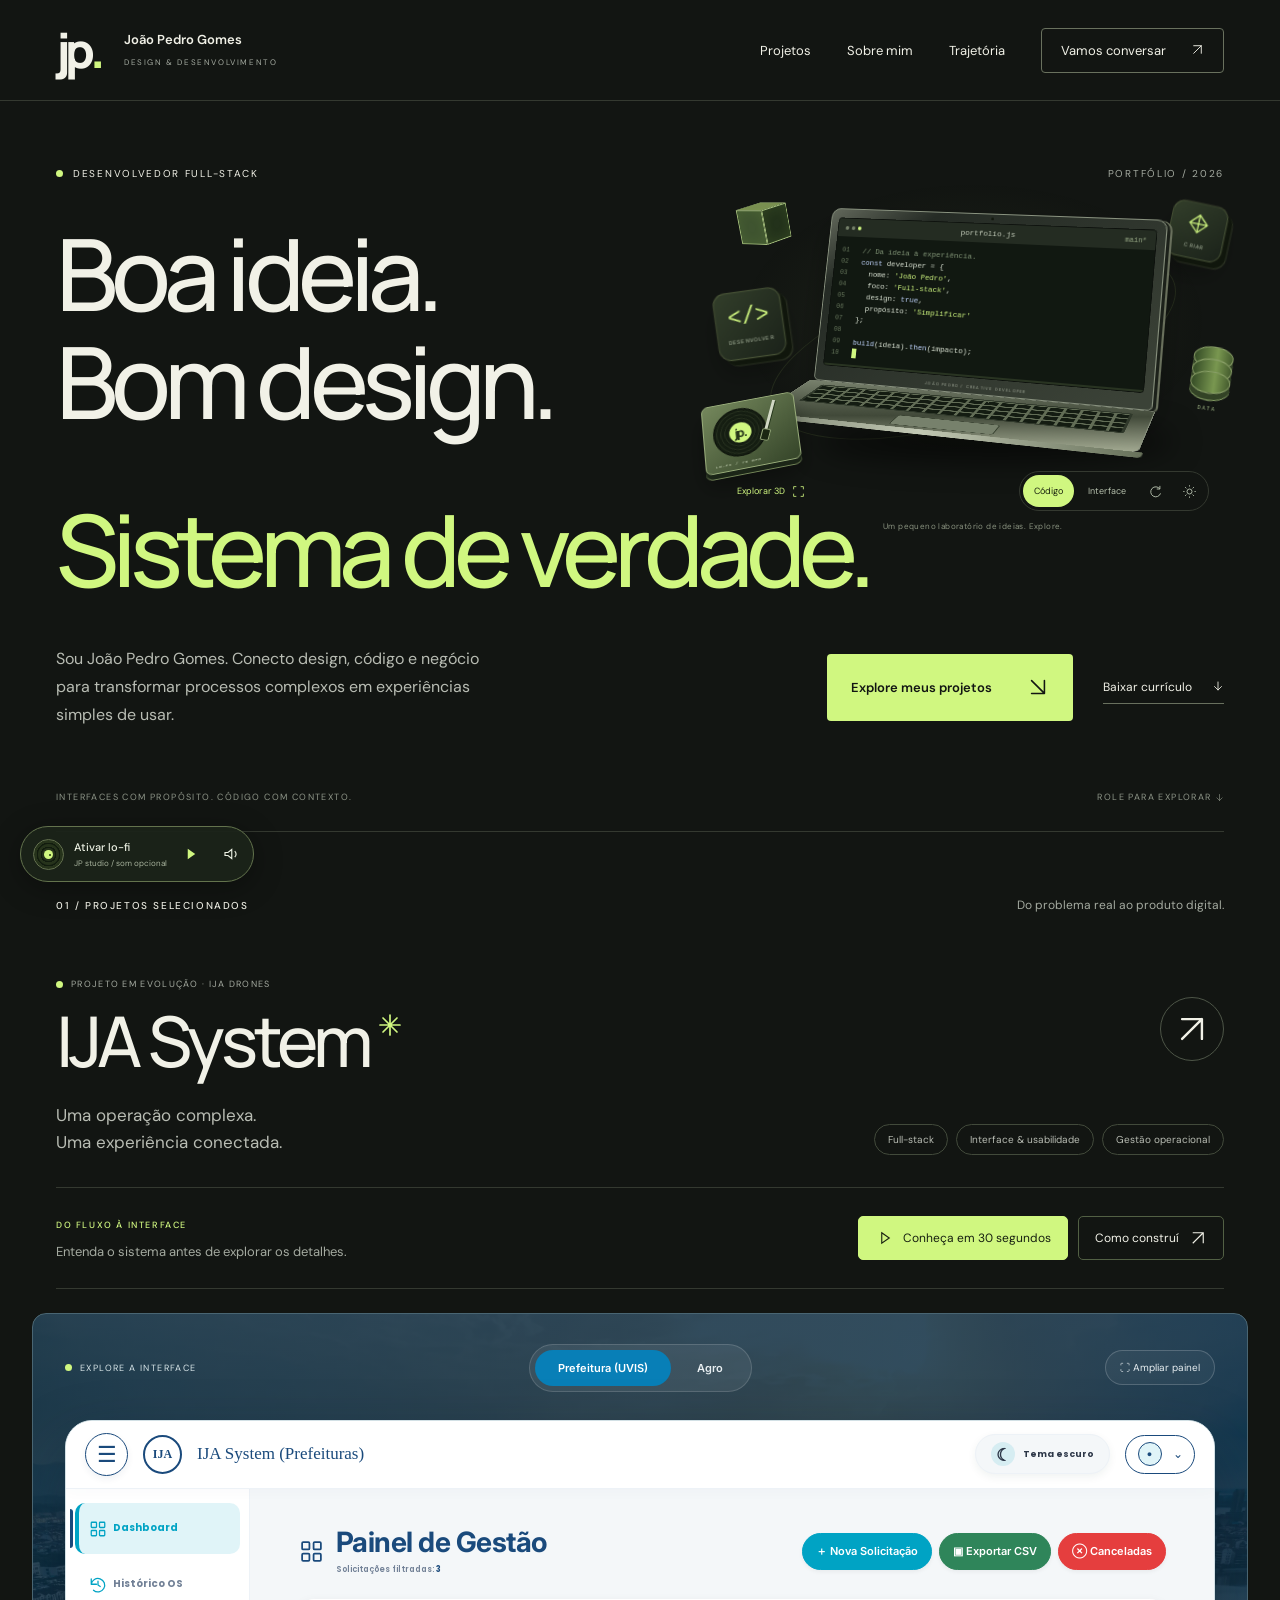
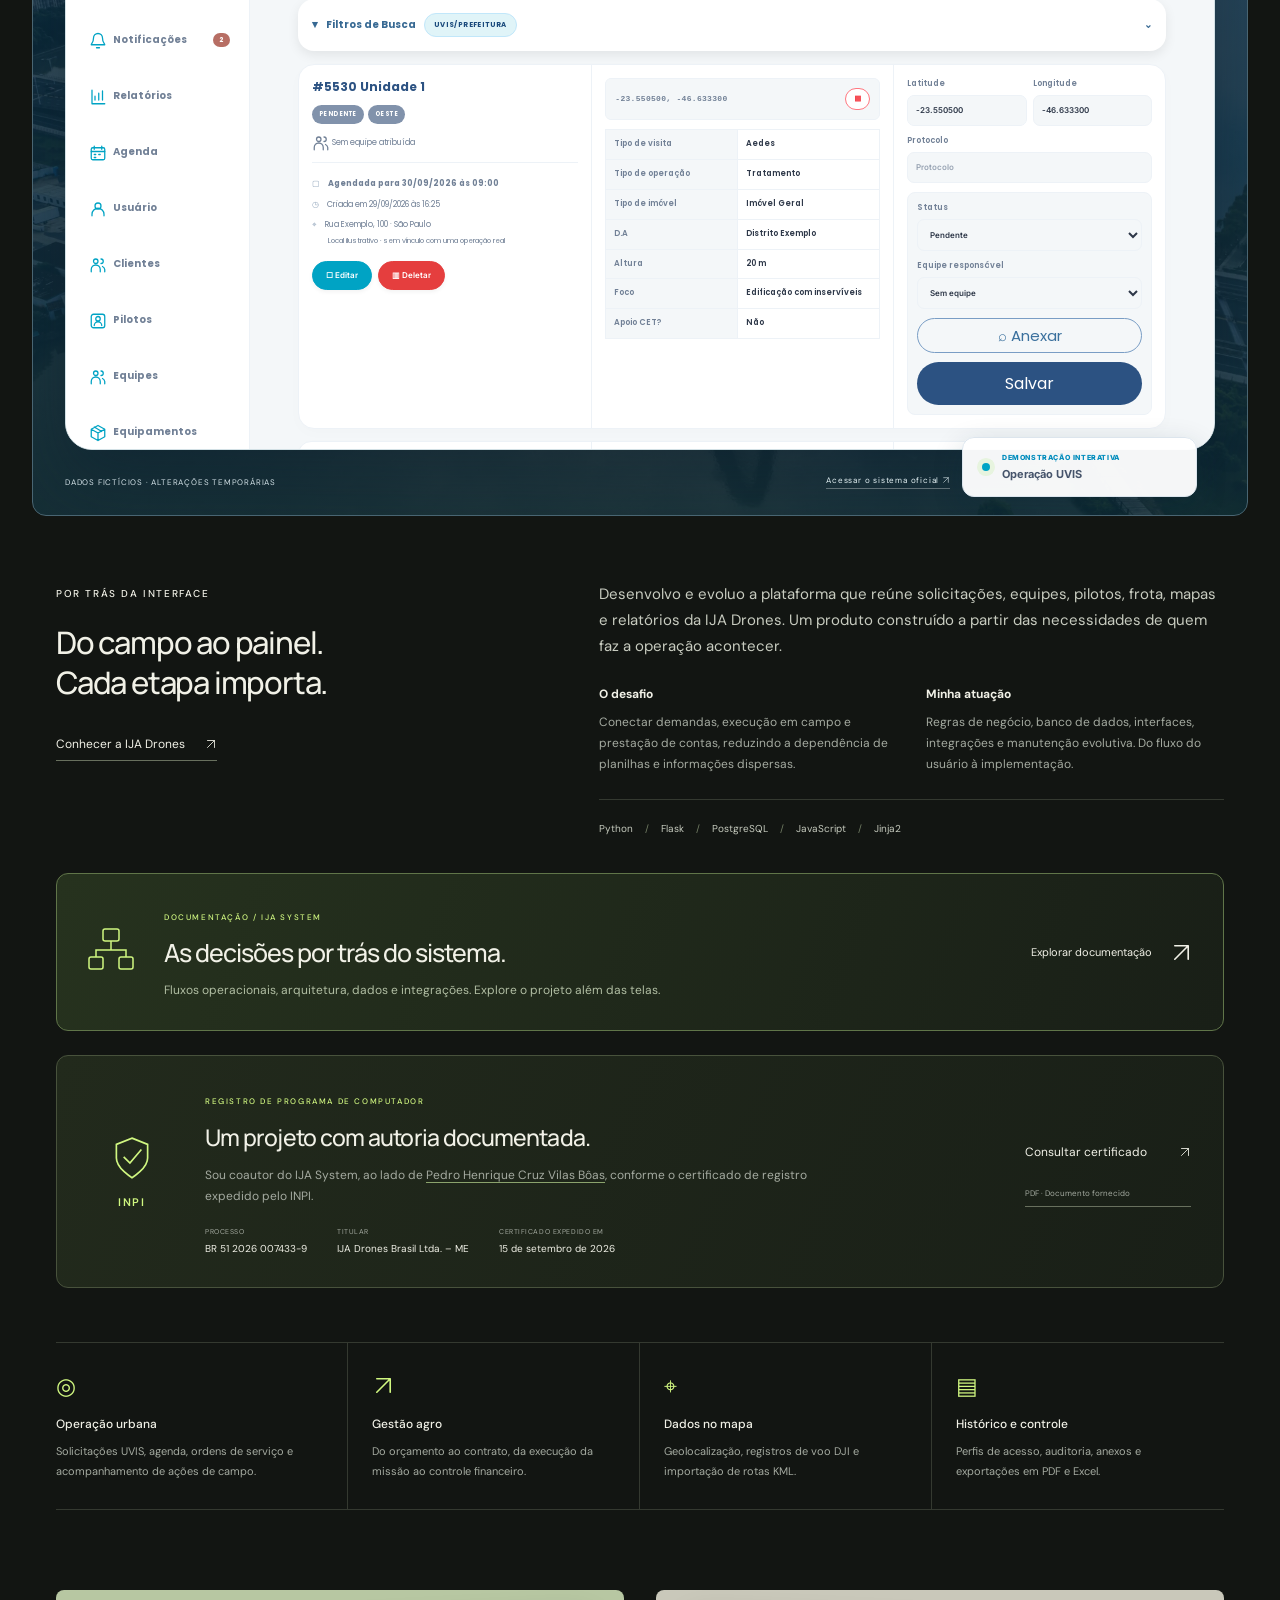
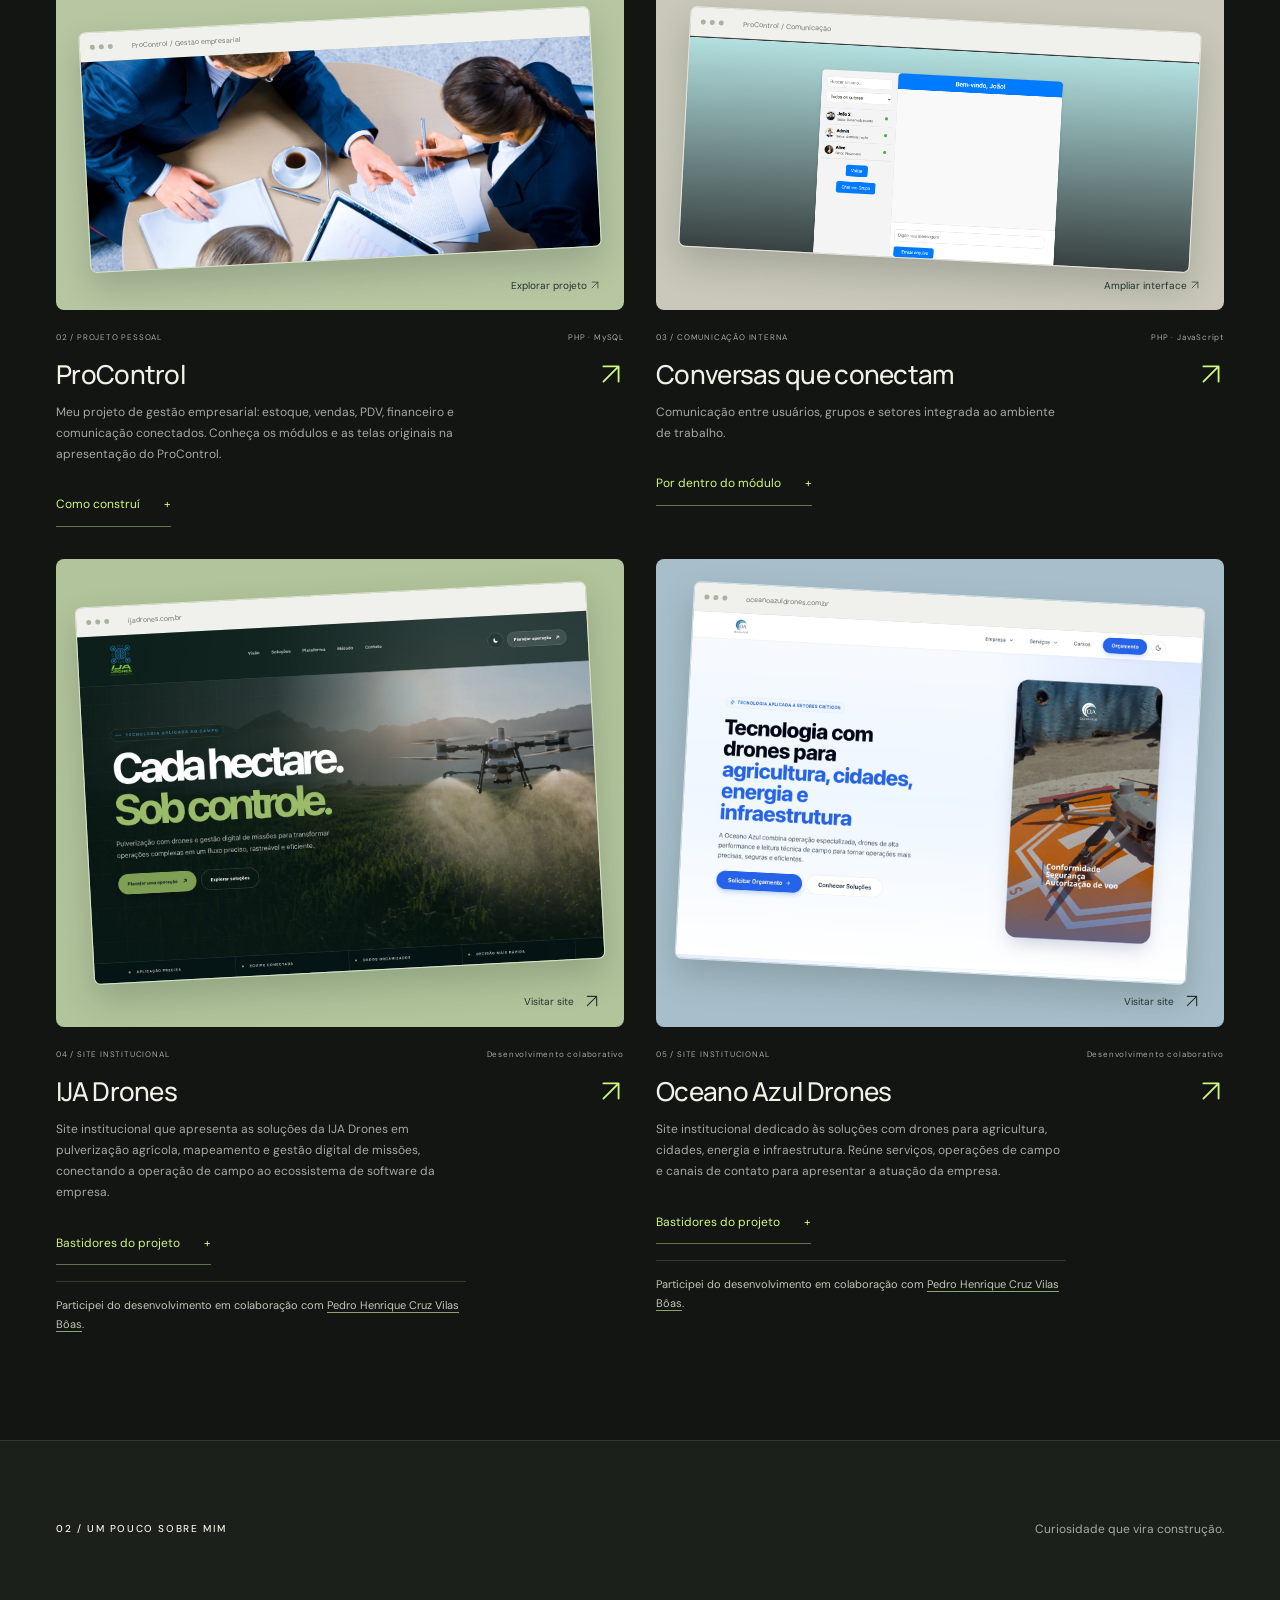
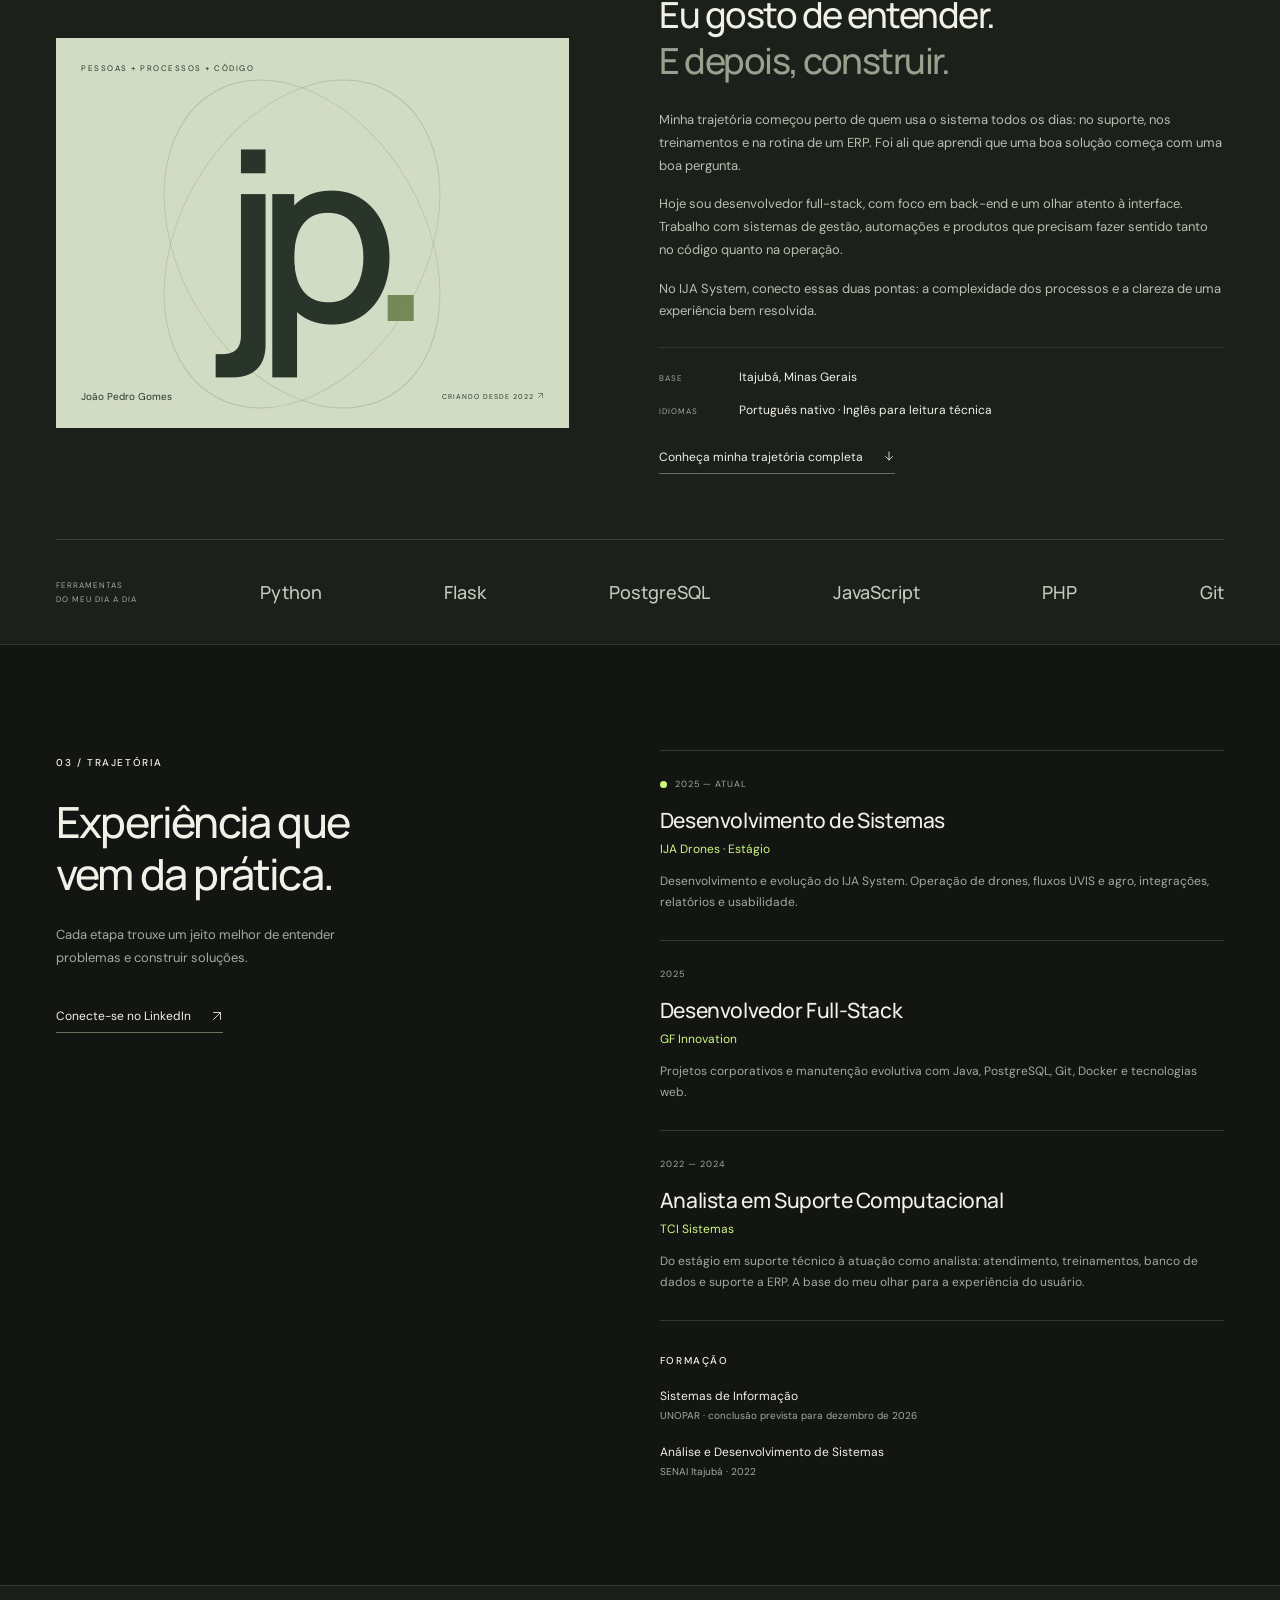
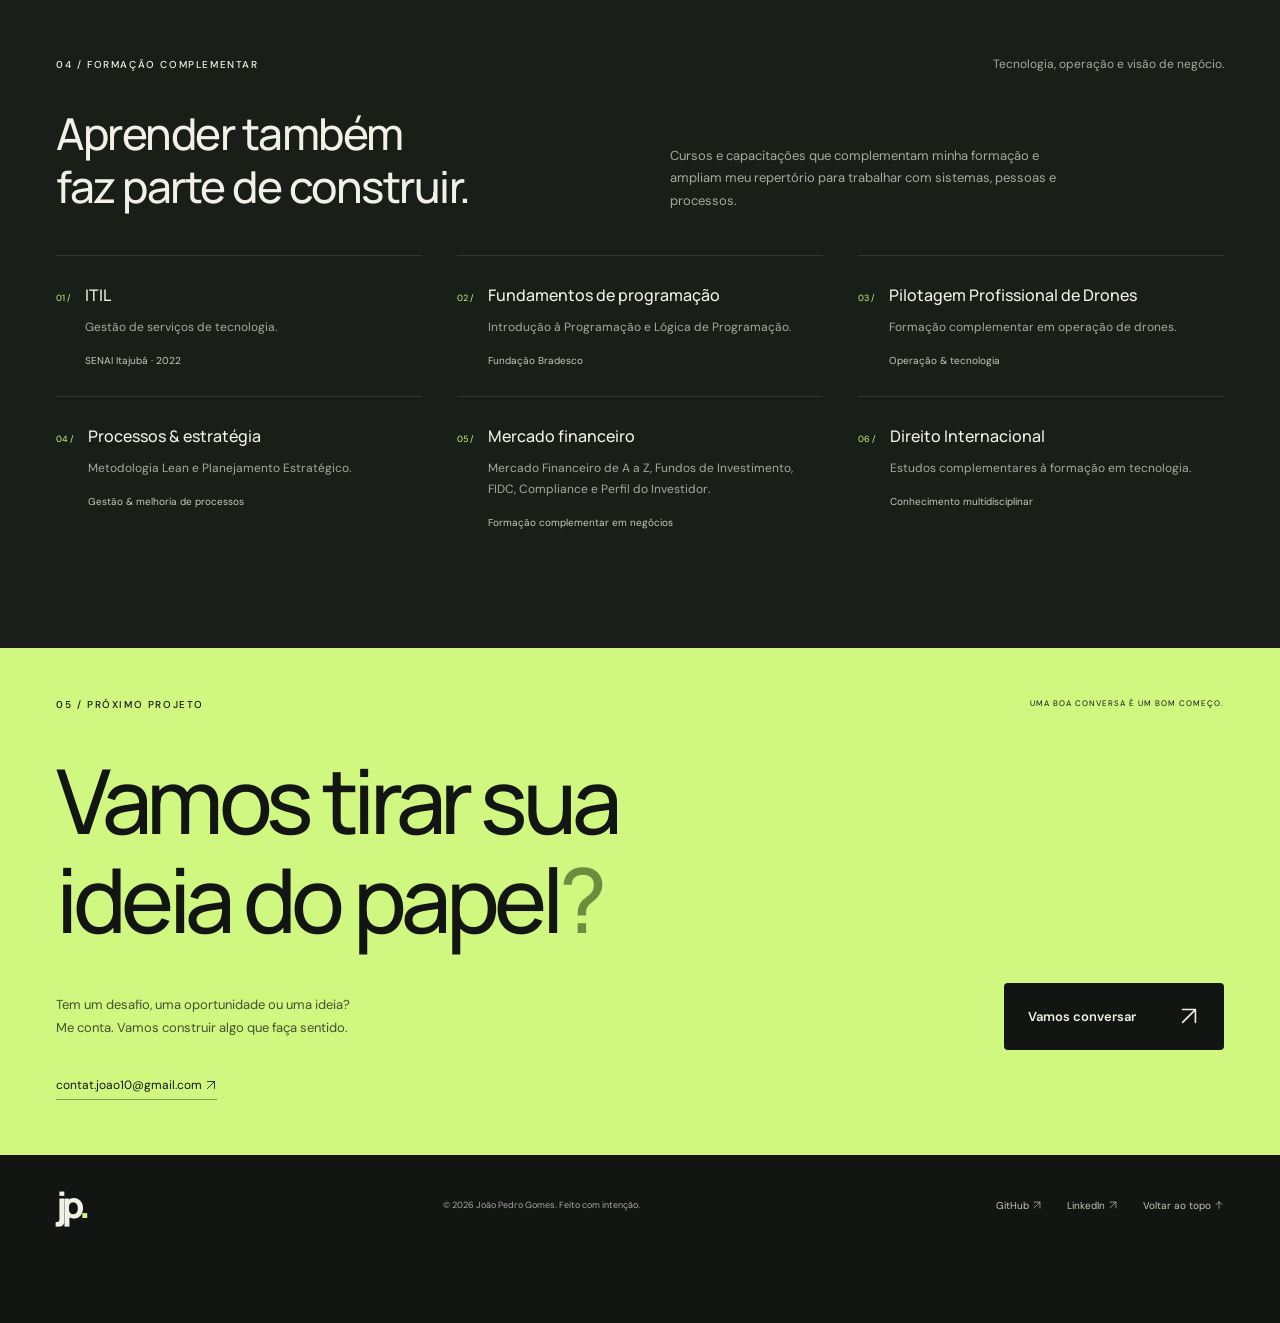
<file: index.html>
<!doctype html>
<html lang="pt-BR">
  <head>
    <meta charset="utf-8" />
    <meta name="viewport" content="width=device-width, initial-scale=1" />
    <meta name="theme-color" content="#121512" />
    <meta
      name="description"
      content="João Pedro Gomes — desenvolvedor full-stack. Sistemas de gestão, interfaces e automações que conectam tecnologia à operação real. Conheça o IJA System e meus projetos."
    />
    <meta
      property="og:title"
      content="João Pedro Gomes — Design & Desenvolvimento"
    />
    <meta
      property="og:description"
      content="Da primeira ideia ao sistema em operação. Conheça meus projetos de desenvolvimento full-stack e interfaces digitais."
    />
    <meta property="og:type" content="website" />
    <title>João Pedro Gomes — Design & Desenvolvimento</title>
    <link rel="icon" href="assets/favicon.svg?v=jp-20261001" type="image/svg+xml" />
    <link rel="preconnect" href="https://fonts.googleapis.com" />
    <link rel="preconnect" href="https://fonts.gstatic.com" crossorigin />
    <link
      href="https://fonts.googleapis.com/css2?family=DM+Sans:wght@400;500;600;700&family=Inter:wght@400;500;600;700;800&family=Manrope:wght@400;500;600;700;800&family=Poppins:wght@400;500;600;700&display=swap"
      rel="stylesheet"
    />
    <link rel="stylesheet" href="assets/portfolio.css" />
    <link rel="stylesheet" href="assets/ija-demo.css" />
    <link rel="stylesheet" href="assets/ija-views.css" />
    <link rel="stylesheet" href="assets/ija-reference.css" />
    <link rel="stylesheet" href="assets/ija-production.css" />
    <script src="assets/ija-views.js" defer></script>
    <script src="assets/ija-reference.js" defer></script>
    <script src="assets/ija-production.js" defer></script>
    <script src="assets/ija-demo.js" defer></script>
    <script src="assets/portfolio.js" defer></script>
    <link rel="stylesheet" href="assets/ui-icons.css" />
    <link rel="stylesheet" href="assets/hero-studio.css" />
    <script src="assets/hero-studio.js" defer></script>
    <link rel="stylesheet" href="assets/experience.css" />
    <link rel="stylesheet" href="assets/studio-playground.css" />
    <link rel="stylesheet" href="assets/project-stories.css" />
    <script src="assets/project-stories.js" defer></script>
    <script src="assets/lofi.js?v=20261001-mobile" defer></script>
  </head>
  <body>
    <a class="skip-link" href="#conteudo">Pular para o conteúdo</a>
    <header class="site-header">
      <nav class="container nav" aria-label="Navegação principal">
        <a class="wordmark" href="#inicio" aria-label="João Pedro, início"
          >jp<span>.</span
          ><span class="wordmark-name"
            >João Pedro Gomes<br /><small>DESIGN & DESENVOLVIMENTO</small></span
          ></a
        >
        <button
          class="menu-toggle"
          aria-expanded="false"
          aria-controls="nav-links"
          type="button"
        >
          Menu <span>☰</span>
        </button>
        <div class="nav-links" id="nav-links">
          <a href="#projetos">Projetos</a><a href="#sobre">Sobre mim</a
          ><a href="#experiencia">Trajetória</a
          ><a class="nav-contact" href="#contato"
            >Vamos conversar
            <span
              ><svg
                class="ui-arrow"
                viewBox="0 0 24 24"
                width="24"
                height="24"
                aria-hidden="true"
                focusable="false"
              >
                <path d="M5 19 19 5M5 5h14v14" /></svg></span
          ></a>
        </div>
      </nav>
    </header>
    <main id="conteudo">
      <section class="hero container" id="inicio">
        <div class="hero-kicker">
          <span class="status-dot"></span> DESENVOLVEDOR FULL-STACK
          <span class="kicker-end">PORTFÓLIO / 2026</span>
        </div>
        <h1>
          Boa ideia.<br />Bom design.<br /><span>Sistema de verdade.</span>
        </h1>
        <div class="dev-studio" aria-label="Notebook 3D interativo">
          <div class="studio-scene" aria-hidden="true">
            <div class="studio-orbit"></div>
            <div class="studio-shadow"></div>
            <div class="studio-model">
              <div class="studio-cube"><i></i><i></i><i></i></div>
              <div class="studio-database"><i></i><i></i><i></i><span>DATA</span></div>
              <div class="studio-turntable"><div class="studio-record"><i>jp.</i></div><span class="record-arm"></span><small>LO-FI / 76 BPM</small></div>
              <div class="studio-chip chip-code">&lt;/&gt;<span>DESENVOLVER</span></div>
              <div class="studio-chip chip-design"><svg viewBox="0 0 24 24" fill="none" stroke="currentColor" stroke-width="1.3"><path d="m12 3 9 9-9 9-9-9Z"/><path d="M3 12h18M12 3v18"/></svg><span>CRIAR</span></div>
              <div class="studio-laptop">
                <div class="laptop-lid">
                  <div class="laptop-camera"></div>
                  <div class="laptop-display">
                    <div class="editor-bar"><span class="editor-dots"><i></i><i></i><i></i></span><span data-studio-filename>portfolio.js</span><span class="editor-branch">main*</span></div>
                    <div class="studio-code" data-studio-code>
                      <div><em>01</em><span class="syntax-comment">// Da ideia à experiência.</span></div>
                      <div><em>02</em><span><b>const</b> developer = {</span></div>
                      <div><em>03</em><span>  nome: <strong>'João Pedro'</strong>,</span></div>
                      <div><em>04</em><span>  foco: <strong>'Full-stack'</strong>,</span></div>
                      <div><em>05</em><span>  design: <b>true</b>,</span></div>
                      <div><em>06</em><span>  propósito: <strong>'Simplificar'</strong></span></div>
                      <div><em>07</em><span>};</span></div>
                      <div><em>08</em><span></span></div>
                      <div><em>09</em><span><b>build</b>(ideia).<b>then</b>(impacto);</span></div>
                      <div><em>10</em><span class="editor-cursor"></span></div>
                    </div>
                    <div class="studio-preview" data-studio-preview hidden>
                      <div class="preview-nav"><strong>jp<span>.</span></strong><span>DESIGN + CÓDIGO</span></div>
                      <div class="preview-body"><span data-preview-caption>IDEIAS EM MOVIMENTO</span><strong data-preview-message>Menos ruído.<br />Mais propósito.</strong><div class="preview-tiles"><i></i><i></i><i></i></div></div>
                    </div>
                    <div class="studio-terminal" data-studio-terminal hidden>
                      <span class="terminal-label"><span>TERMINAL / ZSH</span><span>SIMULAÇÃO VISUAL</span></span>
                      <div class="terminal-path"><b>jp@studio</b> ~/portfolio <span>· main</span></div>
                      <div class="terminal-log" data-terminal-log>
                        <div class="terminal-line" data-tone="command">$ studio pipeline --preview</div>
                        <div class="terminal-line" data-tone="info">Design → código → revisão → preview</div>
                        <div class="terminal-line">HTML / CSS / JavaScript</div>
                        <div class="terminal-line">Execute a demo para acompanhar as etapas.</div>
                      </div>
                      <div class="terminal-progress"><i></i></div>
                      <div class="terminal-summary"><span data-terminal-phase>Pronto para iniciar</span><span data-terminal-count>0 / 8</span></div>
                    </div>
                    <div class="editor-status"><span><i></i> <span data-studio-status>Pronto para criar</span></span><span>UTF-8 · JP</span></div>
                  </div>
                  <span class="laptop-signature">JOÃO PEDRO / CREATIVE DEVELOPER</span>
                </div>
                <div class="laptop-deck"><div class="laptop-keys"></div><div class="laptop-trackpad"></div></div>
                <div class="laptop-edge"></div>
              </div>
            </div>
          </div>
          <div class="studio-toolbar">
            <button type="button" class="studio-launch" aria-haspopup="dialog" aria-controls="studio-dialog">Explorar 3D <svg viewBox="0 0 24 24" aria-hidden="true" fill="none" stroke="currentColor" stroke-width="1.5"><path d="M8 3H3v5m13-5h5v5M3 16v5h5m13-5v5h-5"/></svg></button>
            <div class="studio-controls" role="group" aria-label="Visualização do notebook">
              <button type="button" data-studio-view="code" aria-pressed="true">Código</button>
              <button type="button" data-studio-view="preview" aria-pressed="false">Interface</button>
              <button type="button" class="studio-rotate" aria-label="Girar notebook" title="Girar notebook"><svg viewBox="0 0 24 24" fill="none" stroke="currentColor" stroke-width="1.5" aria-hidden="true"><path d="M19 8a8 8 0 1 0 1 7M19 3v5h-5"/></svg></button>
              <button type="button" class="studio-light" aria-label="Iluminação do cenário" aria-pressed="false" title="Iluminação do cenário"><svg viewBox="0 0 24 24" fill="none" stroke="currentColor" stroke-width="1.5" aria-hidden="true"><circle cx="12" cy="12" r="4"/><path d="M12 2v2m0 16v2M2 12h2m16 0h2M5 5l2 2m10 10 2 2M5 19l2-2M17 7l2-2"/></svg></button>
            </div>
          </div>
          <span class="studio-hint">Um pequeno laboratório de ideias. Explore.</span>
          <span class="studio-announcement" role="status" aria-live="polite"></span>
        </div>
        <div class="hero-bottom">
          <p>
            Sou João Pedro Gomes. Conecto design, código e negócio para
            transformar processos complexos em experiências simples de usar.
          </p>
          <div class="hero-actions">
            <a class="button button-lime" href="#projetos"
              >Explore meus projetos
              <span
                ><svg
                  class="ui-arrow"
                  viewBox="0 0 24 24"
                  width="24"
                  height="24"
                  aria-hidden="true"
                  focusable="false"
                >
                  <path d="M5 5 19 19M5 19h14V5" /></svg></span></a
            ><a class="text-link" href="assets/CVJoao.pdf" download
              >Baixar currículo
              <span
                ><svg
                  class="ui-arrow"
                  viewBox="0 0 24 24"
                  width="24"
                  height="24"
                  aria-hidden="true"
                  focusable="false"
                >
                  <path d="M12 4v16m-7-7 7 7 7-7" /></svg></span
            ></a>
          </div>
        </div>
        <div class="hero-caption">
          <span>INTERFACES COM PROPÓSITO. CÓDIGO COM CONTEXTO.</span
          ><span
            >ROLE PARA EXPLORAR
            <svg
              class="ui-arrow"
              viewBox="0 0 24 24"
              width="24"
              height="24"
              aria-hidden="true"
              focusable="false"
            >
              <path d="M12 4v16m-7-7 7 7 7-7" /></svg
          ></span>
        </div>
      </section>
      <section class="featured-section" id="projetos">
        <div class="container">
          <div class="section-heading">
            <span class="eyebrow">01 / PROJETOS SELECIONADOS</span
            ><span class="subtle">Do problema real ao produto digital.</span>
          </div>
          <div class="project-heading">
            <div>
              <div class="project-label">
                <span class="status-dot"></span> PROJETO EM EVOLUÇÃO · IJA
                DRONES
              </div>
              <h2>
                IJA System<span class="accent" aria-hidden="true"
                  ><svg
                    class="ui-asterisk"
                    viewBox="0 0 24 24"
                    width="24"
                    height="24"
                    focusable="false"
                  >
                    <path d="M12 2v20M2 12h20M5 5l14 14M5 19 19 5" /></svg
                ></span>
              </h2>
            </div>
            <a
              class="round-link"
              href="#case-ija"
              aria-label="Conhecer o projeto IJA System"
              ><svg
                class="ui-arrow"
                viewBox="0 0 24 24"
                width="24"
                height="24"
                aria-hidden="true"
                focusable="false"
              >
                <path d="M5 19 19 5M5 5h14v14" /></svg
            ></a>
          </div>
          <div class="project-intro">
            <p>Uma operação complexa.<br />Uma experiência conectada.</p>
            <div class="tags">
              <span>Full-stack</span><span>Interface & usabilidade</span
              ><span>Gestão operacional</span>
            </div>
          </div>
          <div class="project-discovery">
            <div><span class="eyebrow">DO FLUXO À INTERFACE</span><p>Entenda o sistema antes de explorar os detalhes.</p></div>
            <div class="discovery-actions"><button type="button" class="discovery-primary" data-project-tour aria-haspopup="dialog" aria-controls="project-story-dialog"><svg viewBox="0 0 24 24" aria-hidden="true"><path d="m9 5 10 7-10 7Z"/></svg> Conheça em 30 segundos</button><button type="button" data-project-story="ija" aria-haspopup="dialog" aria-controls="project-story-dialog">Como construí <svg viewBox="0 0 24 24" aria-hidden="true"><path d="M5 19 19 5M5 5h14v14"/></svg></button></div>
          </div>
          <div class="mockup-stage" id="mockup-ija" data-segment="uvis">
            <div class="stage-heading">
              <span><span class="live-dot"></span> EXPLORE A INTERFACE</span>
              <div
                class="segment-control"
                role="group"
                aria-label="Segmento da demonstração"
              >
                <button
                  type="button"
                  class="active"
                  data-segment="uvis"
                  aria-pressed="true"
                >
                  Prefeitura (UVIS)
                </button>
                <button type="button" data-segment="agro" aria-pressed="false">
                  Agro
                </button>
              </div>
              <button class="expand-demo" type="button" aria-expanded="false">
                ⛶ Ampliar painel
              </button>
            </div>
            <div class="app-window" id="demo-app">
              <div class="app-topbar">
                <button
                  class="app-menu"
                  type="button"
                  aria-label="Recolher menu da demonstração"
                  aria-expanded="true"
                >
                  ☰
                </button>
                <span class="ija-logo">IJA</span>
                <strong id="app-brand"
                  >IJA System <span>(Prefeituras)</span></strong
                >
                <button class="app-theme" type="button" aria-pressed="false">
                  <span>☾</span><span class="theme-label">Tema escuro</span>
                </button>
                <button
                  class="app-avatar"
                  type="button"
                  aria-label="Perfil demonstrativo"
                >
                  <span>●</span>⌄
                </button>
              </div>
              <div class="app-body">
                <aside class="app-sidebar" aria-label="Áreas da demonstração">
                  <nav class="sidebar-links" aria-label="Menu do sistema"></nav>
                  <div class="sidebar-footer">
                    <span class="mini-avatar">AD</span
                    ><span>Admin<small>Ambiente demonstrativo</small></span>
                  </div>
                </aside>
                <div
                  class="app-main"
                  id="demo-content"
                  tabindex="0"
                  role="region"
                  aria-label="Conteúdo do painel"
                ></div>
              </div>
            </div>
            <div class="demo-online">
              <i></i>
              <div>
                <span>DEMONSTRAÇÃO INTERATIVA</span
                ><strong id="demo-online-label">Operação UVIS</strong>
              </div>
            </div>
            <div class="stage-footer">
              <span>DADOS FICTÍCIOS · ALTERAÇÕES TEMPORÁRIAS</span
              ><a
                href="https://www.system.oceanoazuldrones.com.br/"
                target="_blank"
                rel="noopener noreferrer"
                >Acessar o sistema oficial
                <svg
                  class="ui-arrow"
                  viewBox="0 0 24 24"
                  width="24"
                  height="24"
                  aria-hidden="true"
                  focusable="false"
                >
                  <path d="M5 19 19 5M5 5h14v14" /></svg
              ></a>
            </div>
          </div>
          <dialog id="demo-dialog" aria-labelledby="demo-dialog-title">
            <div class="dialog-header">
              <h2 id="demo-dialog-title">Nova solicitação</h2>
              <button
                type="button"
                data-close-demo
                aria-label="Fechar formulário"
              >
                ✕
              </button>
            </div>
            <form id="demo-create-form">
              <label
                >Unidade ou propriedade<input
                  name="name"
                  required
                  maxlength="70"
                  placeholder="Ex.: Unidade demonstração" /></label
              ><label
                >Tipo de operação<select name="type">
                  <option>Tratamento</option>
                  <option>Monitoramento</option>
                  <option>Pulverização</option>
                  <option>Mapeamento</option>
                </select></label
              ><label
                >Data da operação<input type="date" name="date" required
              /></label>
              <p>Registro fictício salvo somente nesta página.</p>
              <button type="submit" class="button button-lime">
                Criar na demonstração
                <svg
                  class="ui-arrow"
                  viewBox="0 0 24 24"
                  width="24"
                  height="24"
                  aria-hidden="true"
                  focusable="false"
                >
                  <path d="M5 19 19 5M5 5h14v14" />
                </svg>
              </button>
            </form>
          </dialog>
          <div class="case-grid" id="case-ija">
            <div class="case-title">
              <span class="eyebrow">POR TRÁS DA INTERFACE</span>
              <h3>Do campo ao painel.<br />Cada etapa importa.</h3>
              <a
                class="text-link"
                href="https://ijadrones.com.br/"
                target="_blank"
                rel="noopener noreferrer"
                >Conhecer a IJA Drones
                <svg
                  class="ui-arrow"
                  viewBox="0 0 24 24"
                  width="24"
                  height="24"
                  aria-hidden="true"
                  focusable="false"
                >
                  <path d="M5 19 19 5M5 5h14v14" /></svg
              ></a>
            </div>
            <div class="case-story">
              <p>
                Desenvolvo e evoluo a plataforma que reúne solicitações,
                equipes, pilotos, frota, mapas e relatórios da IJA Drones. Um
                produto construído a partir das necessidades de quem faz a
                operação acontecer.
              </p>
              <div class="case-columns">
                <div>
                  <h4>O desafio</h4>
                  <p>
                    Conectar demandas, execução em campo e prestação de contas,
                    reduzindo a dependência de planilhas e informações
                    dispersas.
                  </p>
                </div>
                <div>
                  <h4>Minha atuação</h4>
                  <p>
                    Regras de negócio, banco de dados, interfaces, integrações e
                    manutenção evolutiva. Do fluxo do usuário à implementação.
                  </p>
                </div>
              </div>
              <div class="stack-line">
                Python <span>/</span> Flask <span>/</span> PostgreSQL
                <span>/</span> JavaScript <span>/</span> Jinja2
              </div>
            </div>
          </div>
          <a class="ija-doc-card" href="ija-system.html">
            <span class="doc-card-symbol" aria-hidden="true"><svg viewBox="0 0 48 48" fill="none" stroke="currentColor" stroke-width="1.5"><rect x="16" y="3" width="16" height="12" rx="2"/><path d="M24 15v9M9 31v-7h30v7"/><rect x="2" y="31" width="14" height="12" rx="2"/><rect x="32" y="31" width="14" height="12" rx="2"/></svg></span>
            <span><span class="eyebrow">DOCUMENTAÇÃO / IJA SYSTEM</span><strong>As decisões por trás do sistema.</strong><span class="doc-card-description">Fluxos operacionais, arquitetura, dados e integrações. Explore o projeto além das telas.</span></span>
            <span class="doc-card-cta">Explorar documentação <svg class="ui-arrow" viewBox="0 0 24 24" aria-hidden="true"><path d="M5 19 19 5M5 5h14v14"/></svg></span>
          </a>
          <aside class="registration-card" aria-labelledby="registration-title">
            <div class="registration-mark" aria-hidden="true">
              <svg
                viewBox="0 0 40 48"
                fill="none"
                stroke="currentColor"
                stroke-width="1.6"
              >
                <path d="M20 3 35 9v13c0 10-15 19-15 19S5 32 5 22V9Z" />
                <path d="m12 21 6 6 11-13" /></svg
              ><span>INPI</span>
            </div>
            <div class="registration-copy">
              <span class="eyebrow">REGISTRO DE PROGRAMA DE COMPUTADOR</span>
              <h3 id="registration-title">
                Um projeto com autoria documentada.
              </h3>
              <p>
                Sou coautor do IJA System, ao lado de
                <a class="coauthor-link" href="https://pedro-cruzz.github.io/portfolio_dev/" target="_blank" rel="noopener noreferrer" title="Portfólio de Pedro Henrique — abre em nova aba">Pedro Henrique Cruz Vilas Bôas</a>,
                conforme o certificado de registro expedido pelo INPI.
              </p>
              <dl>
                <div>
                  <dt>PROCESSO</dt>
                  <dd>BR 51 2026 007433-9</dd>
                </div>
                <div>
                  <dt>TITULAR</dt>
                  <dd>IJA Drones Brasil Ltda. – ME</dd>
                </div>
                <div>
                  <dt>CERTIFICADO EXPEDIDO EM</dt>
                  <dd>15 de setembro de 2026</dd>
                </div>
              </dl>
            </div>
            <a
              class="text-link registration-link"
              href="assets/registro-ija-system-inpi.pdf"
              target="_blank"
              rel="noopener"
              >Consultar certificado
              <span
                ><svg
                  class="ui-arrow"
                  viewBox="0 0 24 24"
                  width="24"
                  height="24"
                  aria-hidden="true"
                  focusable="false"
                >
                  <path d="M5 19 19 5M5 5h14v14" /></svg></span
              ><small>PDF · Documento fornecido</small></a
            >
          </aside>
          <div class="capabilities">
            <article>
              <span class="cap-icon">◎</span>
              <h4>Operação urbana</h4>
              <p>
                Solicitações UVIS, agenda, ordens de serviço e acompanhamento de
                ações de campo.
              </p>
            </article>
            <article>
              <span class="cap-icon"
                ><svg
                  class="ui-arrow"
                  viewBox="0 0 24 24"
                  width="24"
                  height="24"
                  aria-hidden="true"
                  focusable="false"
                >
                  <path d="M5 19 19 5M5 5h14v14" /></svg
              ></span>
              <h4>Gestão agro</h4>
              <p>
                Do orçamento ao contrato, da execução da missão ao controle
                financeiro.
              </p>
            </article>
            <article>
              <span class="cap-icon">⌖</span>
              <h4>Dados no mapa</h4>
              <p>
                Geolocalização, registros de voo DJI e importação de rotas KML.
              </p>
            </article>
            <article>
              <span class="cap-icon">▤</span>
              <h4>Histórico e controle</h4>
              <p>
                Perfis de acesso, auditoria, anexos e exportações em PDF e
                Excel.
              </p>
            </article>
          </div>
          <div class="other-projects">
            <article class="work-card">
              <a
                class="work-image procontrol-image"
                href="Site/index.html"
                target="_blank"
                rel="noopener"
                ><div class="mini-browser">
                  <div class="browser-dots">
                    <i></i><i></i><i></i
                    ><span>ProControl / Gestão empresarial</span>
                  </div>
                  <img
                    src="home.jpg"
                    alt="Tela do sistema de gestão empresarial ProControl"
                    width="1920"
                    height="1080"
                    loading="lazy"
                  />
                </div>
                <span class="image-action"
                  >Explorar projeto
                  <svg
                    class="ui-arrow"
                    viewBox="0 0 24 24"
                    width="24"
                    height="24"
                    aria-hidden="true"
                    focusable="false"
                  >
                    <path d="M5 19 19 5M5 5h14v14" /></svg></span
              ></a>
              <div class="work-meta">
                <span>02 / PROJETO PESSOAL</span><span>PHP · MySQL</span>
              </div>
              <h3>
                ProControl
                <span
                  ><svg
                    class="ui-arrow"
                    viewBox="0 0 24 24"
                    width="24"
                    height="24"
                    aria-hidden="true"
                    focusable="false"
                  >
                    <path d="M5 19 19 5M5 5h14v14" /></svg
                ></span>
              </h3>
              <p>
                Meu projeto de gestão empresarial: estoque, vendas, PDV,
                financeiro e comunicação conectados. Conheça os módulos e as
                telas originais na apresentação do ProControl.
              </p>
              <button class="story-link" type="button" data-project-story="procontrol" aria-haspopup="dialog" aria-controls="project-story-dialog">Como construí <span aria-hidden="true">+</span></button>
            </article>
            <article class="work-card">
              <button
                class="work-image chat-image"
                type="button"
                data-lightbox="Site/img2/chat.png"
                data-title="Chat Corporativo — ProControl"
              >
                <div class="mini-browser">
                  <div class="browser-dots">
                    <i></i><i></i><i></i><span>ProControl / Comunicação</span>
                  </div>
                  <img
                    src="Site/img2/chat.png"
                    alt="Interface do chat corporativo ProControl"
                    width="1920"
                    height="1080"
                    loading="lazy"
                  />
                </div>
                <span class="image-action"
                  >Ampliar interface
                  <svg
                    class="ui-arrow"
                    viewBox="0 0 24 24"
                    width="24"
                    height="24"
                    aria-hidden="true"
                    focusable="false"
                  >
                    <path d="M5 19 19 5M5 5h14v14" /></svg
                ></span>
              </button>
              <div class="work-meta">
                <span>03 / COMUNICAÇÃO INTERNA</span
                ><span>PHP · JavaScript</span>
              </div>
              <h3>
                Conversas que conectam
                <span
                  ><svg
                    class="ui-arrow"
                    viewBox="0 0 24 24"
                    width="24"
                    height="24"
                    aria-hidden="true"
                    focusable="false"
                  >
                    <path d="M5 19 19 5M5 5h14v14" /></svg
                ></span>
              </h3>
              <p>
                Comunicação entre usuários, grupos e setores integrada ao
                ambiente de trabalho.
              </p>
              <button class="story-link" type="button" data-project-story="chat" aria-haspopup="dialog" aria-controls="project-story-dialog">Por dentro do módulo <span aria-hidden="true">+</span></button>
            </article>
            <article class="work-card website-project">
              <a class="work-image ija-website-image" href="https://www.ijadrones.com.br/" target="_blank" rel="noopener noreferrer" aria-label="Visitar o site da IJA Drones — abre em nova aba">
                <div class="mini-browser">
                  <div class="browser-dots"><i></i><i></i><i></i><span>ijadrones.com.br</span></div>
                  <img src="assets/project-ija-website.jpg" alt="Página inicial do site da IJA Drones, com apresentação de tecnologia aplicada ao campo" width="1440" height="980" loading="lazy" />
                </div>
                <span class="image-action">Visitar site <svg class="ui-arrow" viewBox="0 0 24 24" aria-hidden="true"><path d="M5 19 19 5M5 5h14v14"/></svg></span>
              </a>
              <div class="work-meta"><span>04 / SITE INSTITUCIONAL</span><span>Desenvolvimento colaborativo</span></div>
              <h3><a href="https://www.ijadrones.com.br/" target="_blank" rel="noopener noreferrer">IJA Drones <svg class="ui-arrow" viewBox="0 0 24 24" aria-hidden="true"><path d="M5 19 19 5M5 5h14v14"/></svg></a></h3>
              <p>Site institucional que apresenta as soluções da IJA Drones em pulverização agrícola, mapeamento e gestão digital de missões, conectando a operação de campo ao ecossistema de software da empresa.</p>
              <button class="story-link" type="button" data-project-story="ija-site" aria-haspopup="dialog" aria-controls="project-story-dialog">Bastidores do projeto <span aria-hidden="true">+</span></button>
              <p class="project-collaboration">Participei do desenvolvimento em colaboração com <a class="coauthor-link" href="https://pedro-cruzz.github.io/portfolio_dev/" target="_blank" rel="noopener noreferrer" title="Portfólio de Pedro Henrique — abre em nova aba">Pedro Henrique Cruz Vilas Bôas</a>.</p>
            </article>
            <article class="work-card website-project">
              <a class="work-image oceano-website-image" href="https://www.oceanoazuldrones.com.br/" target="_blank" rel="noopener noreferrer" aria-label="Visitar o site da Oceano Azul Drones — abre em nova aba">
                <div class="mini-browser">
                  <div class="browser-dots"><i></i><i></i><i></i><span>oceanoazuldrones.com.br</span></div>
                  <img src="assets/project-oceano-website.jpg" alt="Página inicial da Oceano Azul Drones, apresentando soluções com drones para campo, cidades e infraestrutura" width="1440" height="980" loading="lazy" />
                </div>
                <span class="image-action">Visitar site <svg class="ui-arrow" viewBox="0 0 24 24" aria-hidden="true"><path d="M5 19 19 5M5 5h14v14"/></svg></span>
              </a>
              <div class="work-meta"><span>05 / SITE INSTITUCIONAL</span><span>Desenvolvimento colaborativo</span></div>
              <h3><a href="https://www.oceanoazuldrones.com.br/" target="_blank" rel="noopener noreferrer">Oceano Azul Drones <svg class="ui-arrow" viewBox="0 0 24 24" aria-hidden="true"><path d="M5 19 19 5M5 5h14v14"/></svg></a></h3>
              <p>Site institucional dedicado às soluções com drones para agricultura, cidades, energia e infraestrutura. Reúne serviços, operações de campo e canais de contato para apresentar a atuação da empresa.</p>
              <button class="story-link" type="button" data-project-story="oceano" aria-haspopup="dialog" aria-controls="project-story-dialog">Bastidores do projeto <span aria-hidden="true">+</span></button>
              <p class="project-collaboration">Participei do desenvolvimento em colaboração com <a class="coauthor-link" href="https://pedro-cruzz.github.io/portfolio_dev/" target="_blank" rel="noopener noreferrer" title="Portfólio de Pedro Henrique — abre em nova aba">Pedro Henrique Cruz Vilas Bôas</a>.</p>
            </article>
          </div>
        </div>
      </section>
      <section class="about-section" id="sobre">
        <div class="container">
          <div class="section-heading">
            <span class="eyebrow">02 / UM POUCO SOBRE MIM</span
            ><span class="subtle">Curiosidade que vira construção.</span>
          </div>
          <div class="about-grid">
            <div class="about-art" aria-label="Monograma de João Pedro">
              <span class="art-corner">PESSOAS + PROCESSOS + CÓDIGO</span>
              <div class="monogram">jp<span>.</span></div>
              <div class="art-bottom">
                <span>João Pedro Gomes</span
                ><span
                  >CRIANDO DESDE 2022
                  <svg
                    class="ui-arrow"
                    viewBox="0 0 24 24"
                    width="24"
                    height="24"
                    aria-hidden="true"
                    focusable="false"
                  >
                    <path d="M5 19 19 5M5 5h14v14" /></svg
                ></span>
              </div>
            </div>
            <div class="about-copy">
              <h2>
                Eu gosto de entender.<br /><span class="muted"
                  >E depois, construir.</span
                >
              </h2>
              <p>
                Minha trajetória começou perto de quem usa o sistema todos os
                dias: no suporte, nos treinamentos e na rotina de um ERP. Foi
                ali que aprendi que uma boa solução começa com uma boa pergunta.
              </p>
              <p>
                Hoje sou desenvolvedor full-stack, com foco em back-end e um
                olhar atento à interface. Trabalho com sistemas de gestão,
                automações e produtos que precisam fazer sentido tanto no código
                quanto na operação.
              </p>
              <p>
                No IJA System, conecto essas duas pontas: a complexidade dos
                processos e a clareza de uma experiência bem resolvida.
              </p>
              <dl class="profile-facts">
                <div>
                  <dt>BASE</dt>
                  <dd>Itajubá, Minas Gerais</dd>
                </div>
                <div>
                  <dt>IDIOMAS</dt>
                  <dd>Português nativo · Inglês para leitura técnica</dd>
                </div>
              </dl>
              <a class="text-link" href="assets/CVJoao.pdf" download
                >Conheça minha trajetória completa
                <span
                  ><svg
                    class="ui-arrow"
                    viewBox="0 0 24 24"
                    width="24"
                    height="24"
                    aria-hidden="true"
                    focusable="false"
                  >
                    <path d="M12 4v16m-7-7 7 7 7-7" /></svg></span
              ></a>
            </div>
          </div>
          <div class="skill-row">
            <span>FERRAMENTAS<br />DO MEU DIA A DIA</span>
            <div>Python</div>
            <div>Flask</div>
            <div>PostgreSQL</div>
            <div>JavaScript</div>
            <div>PHP</div>
            <div>Git</div>
          </div>
        </div>
      </section>
      <section class="experience-section container" id="experiencia">
        <div class="experience-intro">
          <span class="eyebrow">03 / TRAJETÓRIA</span>
          <h2>Experiência que<br />vem da prática.</h2>
          <p>
            Cada etapa trouxe um jeito melhor de entender problemas e construir
            soluções.
          </p>
          <a
            class="text-link"
            href="https://www.linkedin.com/in/jo%C3%A3o-pedro-gomes-17880224a/"
            target="_blank"
            rel="noopener noreferrer"
            >Conecte-se no LinkedIn
            <svg
              class="ui-arrow"
              viewBox="0 0 24 24"
              width="24"
              height="24"
              aria-hidden="true"
              focusable="false"
            >
              <path d="M5 19 19 5M5 5h14v14" /></svg
          ></a>
        </div>
        <div class="timeline">
          <article>
            <span class="timeline-period"
              ><i class="status-dot"></i> 2025 — ATUAL</span
            >
            <h3>Desenvolvimento de Sistemas</h3>
            <h4>IJA Drones · Estágio</h4>
            <p>
              Desenvolvimento e evolução do IJA System. Operação de drones,
              fluxos UVIS e agro, integrações, relatórios e usabilidade.
            </p>
          </article>
          <article>
            <span class="timeline-period">2025</span>
            <h3>Desenvolvedor Full-Stack</h3>
            <h4>GF Innovation</h4>
            <p>
              Projetos corporativos e manutenção evolutiva com Java, PostgreSQL,
              Git, Docker e tecnologias web.
            </p>
          </article>
          <article>
            <span class="timeline-period">2022 — 2024</span>
            <h3>Analista em Suporte Computacional</h3>
            <h4>TCI Sistemas</h4>
            <p>
              Do estágio em suporte técnico à atuação como analista:
              atendimento, treinamentos, banco de dados e suporte a ERP. A base
              do meu olhar para a experiência do usuário.
            </p>
          </article>
          <div class="education">
            <span class="eyebrow">FORMAÇÃO</span>
            <p>
              Sistemas de Informação
              <span>UNOPAR · conclusão prevista para dezembro de 2026</span>
            </p>
            <p>
              Análise e Desenvolvimento de Sistemas
              <span>SENAI Itajubá · 2022</span>
            </p>
          </div>
        </div>
      </section>
      <section
        class="learning-section"
        id="certificacoes"
        aria-labelledby="learning-title"
      >
        <div class="container">
          <div class="section-heading">
            <span class="eyebrow">04 / FORMAÇÃO COMPLEMENTAR</span>
            <span class="subtle">Tecnologia, operação e visão de negócio.</span>
          </div>
          <div class="learning-intro">
            <h2 id="learning-title">
              Aprender também<br />faz parte de construir.
            </h2>
            <p>
              Cursos e capacitações que complementam minha formação e ampliam
              meu repertório para trabalhar com sistemas, pessoas e processos.
            </p>
          </div>
          <div class="learning-grid">
            <article class="learning-item">
              <span class="learning-number" aria-hidden="true">01 /</span>
              <div>
                <h3>ITIL</h3>
                <p>Gestão de serviços de tecnologia.</p>
                <span class="learning-source">SENAI Itajubá · 2022</span>
              </div>
            </article>
            <article class="learning-item">
              <span class="learning-number" aria-hidden="true">02 /</span>
              <div>
                <h3>Fundamentos de programação</h3>
                <p>Introdução à Programação e Lógica de Programação.</p>
                <span class="learning-source">Fundação Bradesco</span>
              </div>
            </article>
            <article class="learning-item">
              <span class="learning-number" aria-hidden="true">03 /</span>
              <div>
                <h3>Pilotagem Profissional de Drones</h3>
                <p>Formação complementar em operação de drones.</p>
                <span class="learning-source">Operação & tecnologia</span>
              </div>
            </article>
            <article class="learning-item">
              <span class="learning-number" aria-hidden="true">04 /</span>
              <div>
                <h3>Processos & estratégia</h3>
                <p>Metodologia Lean e Planejamento Estratégico.</p>
                <span class="learning-source"
                  >Gestão & melhoria de processos</span
                >
              </div>
            </article>
            <article class="learning-item">
              <span class="learning-number" aria-hidden="true">05 /</span>
              <div>
                <h3>Mercado financeiro</h3>
                <p>
                  Mercado Financeiro de A a Z, Fundos de Investimento, FIDC,
                  Compliance e Perfil do Investidor.
                </p>
                <span class="learning-source"
                  >Formação complementar em negócios</span
                >
              </div>
            </article>
            <article class="learning-item">
              <span class="learning-number" aria-hidden="true">06 /</span>
              <div>
                <h3>Direito Internacional</h3>
                <p>Estudos complementares à formação em tecnologia.</p>
                <span class="learning-source"
                  >Conhecimento multidisciplinar</span
                >
              </div>
            </article>
          </div>
        </div>
      </section>
      <section class="contact-section" id="contato">
        <div class="container">
          <div class="contact-top">
            <span class="eyebrow">05 / PRÓXIMO PROJETO</span
            ><span>UMA BOA CONVERSA É UM BOM COMEÇO.</span>
          </div>
          <h2>Vamos tirar sua<br />ideia do papel<span>?</span></h2>
          <div class="contact-bottom">
            <p>
              Tem um desafio, uma oportunidade ou uma ideia?<br />Me conta.
              Vamos construir algo que faça sentido.
            </p>
            <a
              class="button button-dark"
              href="https://wa.me/5535984687649?text=Ol%C3%A1%2C%20Jo%C3%A3o!%20Conheci%20seu%20portf%C3%B3lio%20e%20gostaria%20de%20conversar."
              target="_blank"
              rel="noopener noreferrer"
              >Vamos conversar
              <span
                ><svg
                  class="ui-arrow"
                  viewBox="0 0 24 24"
                  width="24"
                  height="24"
                  aria-hidden="true"
                  focusable="false"
                >
                  <path d="M5 19 19 5M5 5h14v14" /></svg></span
            ></a>
          </div>
          <a class="email-link" href="mailto:contat.joao10@gmail.com"
            >contat.joao10@gmail.com
            <svg
              class="ui-arrow"
              viewBox="0 0 24 24"
              width="24"
              height="24"
              aria-hidden="true"
              focusable="false"
            >
              <path d="M5 19 19 5M5 5h14v14" /></svg
          ></a>
        </div>
      </section>
    </main>
    <footer class="container footer">
      <a class="wordmark" href="#inicio" aria-label="Voltar ao início"
        >jp<span>.</span></a
      ><span
        >© <span id="year">2026</span> João Pedro Gomes. Feito com
        intenção.</span
      >
      <div>
        <a
          href="https://github.com/JpGomes035"
          target="_blank"
          rel="noopener noreferrer"
          >GitHub
          <svg
            class="ui-arrow"
            viewBox="0 0 24 24"
            width="24"
            height="24"
            aria-hidden="true"
            focusable="false"
          >
            <path d="M5 19 19 5M5 5h14v14" /></svg></a
        ><a
          href="https://www.linkedin.com/in/jo%C3%A3o-pedro-gomes-17880224a/"
          target="_blank"
          rel="noopener noreferrer"
          >LinkedIn
          <svg
            class="ui-arrow"
            viewBox="0 0 24 24"
            width="24"
            height="24"
            aria-hidden="true"
            focusable="false"
          >
            <path d="M5 19 19 5M5 5h14v14" /></svg></a
        ><a href="#inicio"
          >Voltar ao topo
          <svg
            class="ui-arrow"
            viewBox="0 0 24 24"
            width="24"
            height="24"
            aria-hidden="true"
            focusable="false"
          >
            <path d="M12 20V4m-7 7 7-7 7 7" /></svg
        ></a>
      </div>
    </footer>
    <dialog id="project-story-dialog" aria-labelledby="story-title">
      <header class="story-header"><div><span class="eyebrow" id="story-kicker">BASTIDORES / PROJETOS</span><h2 id="story-title">Por trás da interface.</h2></div><button type="button" class="story-close" aria-label="Fechar apresentação do projeto" autofocus><svg viewBox="0 0 24 24" aria-hidden="true"><path d="m6 6 12 12M6 18 18 6"/></svg></button></header>
      <div class="story-intro"><p id="story-intro"></p><span class="story-tag" id="story-tag"></span></div>
      <nav class="story-steps" aria-label="Etapas da apresentação"></nav>
      <div class="story-layout">
        <figure class="story-screen"><div class="story-browser" aria-hidden="true"><i></i><i></i><i></i><span id="story-screen-label"></span></div><img id="story-image" alt="" width="1280" height="650"/><figcaption id="story-caption"></figcaption></figure>
        <section class="story-copy" aria-labelledby="story-section-title"><span class="eyebrow" id="story-counter"></span><h3 id="story-section-title"></h3><p id="story-description"></p><ul id="story-points"></ul><div class="story-credit" id="story-credit"></div><a class="story-destination" id="story-destination" href="ija-system.html">Explorar projeto</a></section>
      </div>
      <footer class="story-footer"><div class="story-controls"><button type="button" class="story-prev">Anterior</button><button type="button" class="story-next">Próxima etapa</button></div><button type="button" class="story-play" aria-pressed="false">Reproduzir tour · 30s</button><span class="story-status" role="status" aria-live="polite"></span></footer>
    </dialog>
    <dialog id="studio-dialog" class="studio-dialog" aria-labelledby="studio-dialog-title">
      <header class="playground-header"><div><span class="eyebrow">JP / CREATIVE LAB</span><h2 id="studio-dialog-title">Seu ponto de vista.</h2></div><button type="button" class="playground-close" aria-label="Fechar explorador 3D" autofocus><svg viewBox="0 0 24 24" fill="none" stroke="currentColor" stroke-width="1.5" aria-hidden="true"><path d="m6 6 12 12M6 18 18 6"/></svg></button></header>
      <div class="playground-layout">
        <div class="playground-visual">
          <div class="playground-caption"><span><i></i> CENÁRIO INTERATIVO</span><span>DESIGN + CÓDIGO</span></div>
          <div class="playground-mount"></div>
          <p class="playground-help">Arraste na horizontal para girar. Use os controles para explorar.</p>
          <form class="studio-composer" novalidate>
            <div class="composer-heading"><label for="studio-command">Sua ideia, na interface.</label><span>TERMINAL INTERATIVO</span></div>
            <p id="studio-command-help">Escreva Hello World ou use <code>echo "Sua mensagem"</code>. Só texto: nenhum comando real é executado.</p>
            <div class="composer-entry"><span aria-hidden="true">$</span><input id="studio-command" type="text" maxlength="100" autocomplete="off" spellcheck="false" enterkeyhint="send" aria-describedby="studio-command-help studio-command-feedback" placeholder='echo "Hello World"' /><button type="submit">Criar interface <svg width="12" height="12" viewBox="0 0 24 24" fill="none" stroke="currentColor" stroke-width="1.5" aria-hidden="true"><path d="M5 19 19 5M5 5h14v14"/></svg></button></div>
            <div class="composer-examples"><button type="button" data-command-example="Hello World">Hello World</button><button type="button" data-command-example="Minha próxima grande ideia">Minha ideia</button><button type="button" class="composer-auto" aria-pressed="false">Demo automática</button></div>
            <p id="studio-command-feedback" role="status">Abra o Terminal ou toque no campo para experimentar. Sem digitar, a demo avança em 10 segundos.</p>
            <span class="composer-countdown" aria-hidden="true"></span>
            <div class="composer-result" hidden><span>DA SUA IDEIA PARA A TELA</span><strong data-composer-result></strong><small>Feito com uma ideia sua. Renderizado aqui, no navegador.</small></div>
          </form>
          <div class="playground-footnote"><span>jp<span>.</span></span><p>O mesmo propósito.<br/>Novas perspectivas.</p><span class="playground-render-label">FEITO COM<br/>CSS + JAVASCRIPT</span></div>
        </div>
        <div class="playground-panel">
          <fieldset><legend>01 / Na tela</legend><div class="playground-options" role="group" aria-label="Conteúdo da tela"><button type="button" data-studio-view="code" aria-pressed="true">Código</button><button type="button" data-studio-view="preview" aria-pressed="false">Interface</button><button type="button" data-studio-view="terminal" aria-pressed="false">Terminal</button></div><button class="playground-demo" type="button"><svg viewBox="0 0 24 24" aria-hidden="true" fill="none" stroke="currentColor" stroke-width="1.5"><path d="m8 5 11 7-11 7Z"/></svg> Executar demo visual</button></fieldset>
          <fieldset><legend>02 / Seu ângulo</legend><div class="playground-options" role="group" aria-label="Ângulo da câmera"><button type="button" data-studio-camera="perspective" aria-pressed="true">Perspectiva</button><button type="button" data-studio-camera="front" aria-pressed="false">Frente</button><button type="button" data-studio-camera="top" aria-pressed="false">Superior</button></div><label for="studio-orbit">Rotação <output id="studio-orbit-value">0°</output></label><input id="studio-orbit" type="range" min="-35" max="35" value="0"/><label for="studio-zoom">Zoom <output id="studio-zoom-value">100%</output></label><input id="studio-zoom" type="range" min="75" max="115" value="100"/></fieldset>
          <fieldset><legend>03 / Notebook & ambiente</legend><label for="studio-lid">Abertura da tela <output id="studio-lid-value">100%</output></label><input id="studio-lid" type="range" min="0" max="100" value="100"/><div class="playground-options light-options" role="group" aria-label="Luz do ambiente"><button type="button" data-studio-light="natural" aria-pressed="true"><i></i> Suave</button><button type="button" data-studio-light="lime" aria-pressed="false"><i></i> Lima</button><button type="button" data-studio-light="blue" aria-pressed="false"><i></i> Azul</button></div></fieldset>
          <div class="playground-actions"><button type="button" class="playground-tour" aria-pressed="false">Passeio de câmera</button><button type="button" class="playground-music" aria-pressed="false">Ouvir lo-fi</button></div>
          <button type="button" class="playground-reset">Restaurar cenário</button>
          <p class="playground-motion-note" hidden>Movimento reduzido ativo: os ajustes são instantâneos e o passeio está desativado.</p>
          <p class="playground-feedback" role="status" aria-live="polite">Escolha um detalhe e experimente.</p>
        </div>
      </div>
    </dialog>
    <dialog id="image-dialog" aria-labelledby="image-dialog-title">
      <div class="dialog-header">
        <h2 id="image-dialog-title">Interface do projeto</h2>
        <button type="button" class="close-dialog" aria-label="Fechar imagem">
          ✕
        </button>
      </div>
      <img id="dialog-image" alt="" />
    </dialog>
    <div class="toast" role="status" aria-live="polite"></div>
    <aside class="lofi-player" aria-label="Trilha sonora opcional">
      <button type="button" class="lofi-toggle" aria-pressed="false" aria-label="Reproduzir lo-fi">
        <span class="lofi-disc" aria-hidden="true"><i></i></span><span><strong data-lofi-label>Ativar lo-fi</strong><small>JP studio / som opcional</small></span>
        <svg class="lofi-play-icon" viewBox="0 0 24 24" aria-hidden="true"><path d="m9 5 10 7-10 7Z"/></svg>
      </button>
      <details class="lofi-settings"><summary aria-label="Ajustar volume" title="Ajustar volume"><svg viewBox="0 0 24 24" aria-hidden="true" fill="none" stroke="currentColor" stroke-width="1.5"><path d="M4 10h4l5-4v12l-5-4H4Zm13-2a6 6 0 0 1 0 8"/></svg></summary><div><label for="lofi-volume">Volume <output id="lofi-volume-value">25%</output></label><input id="lofi-volume" type="range" min="0" max="100" value="25"/><p>Instrumental gerado no navegador. Sem streaming. Pausa ao sair da aba. Se não ouvir, confira o volume de mídia; em versões antigas do iPhone, desative também o modo silencioso.</p></div></details>
      <span class="lofi-message" role="status" aria-live="polite"></span>
    </aside>
  </body>
</html>
</file>
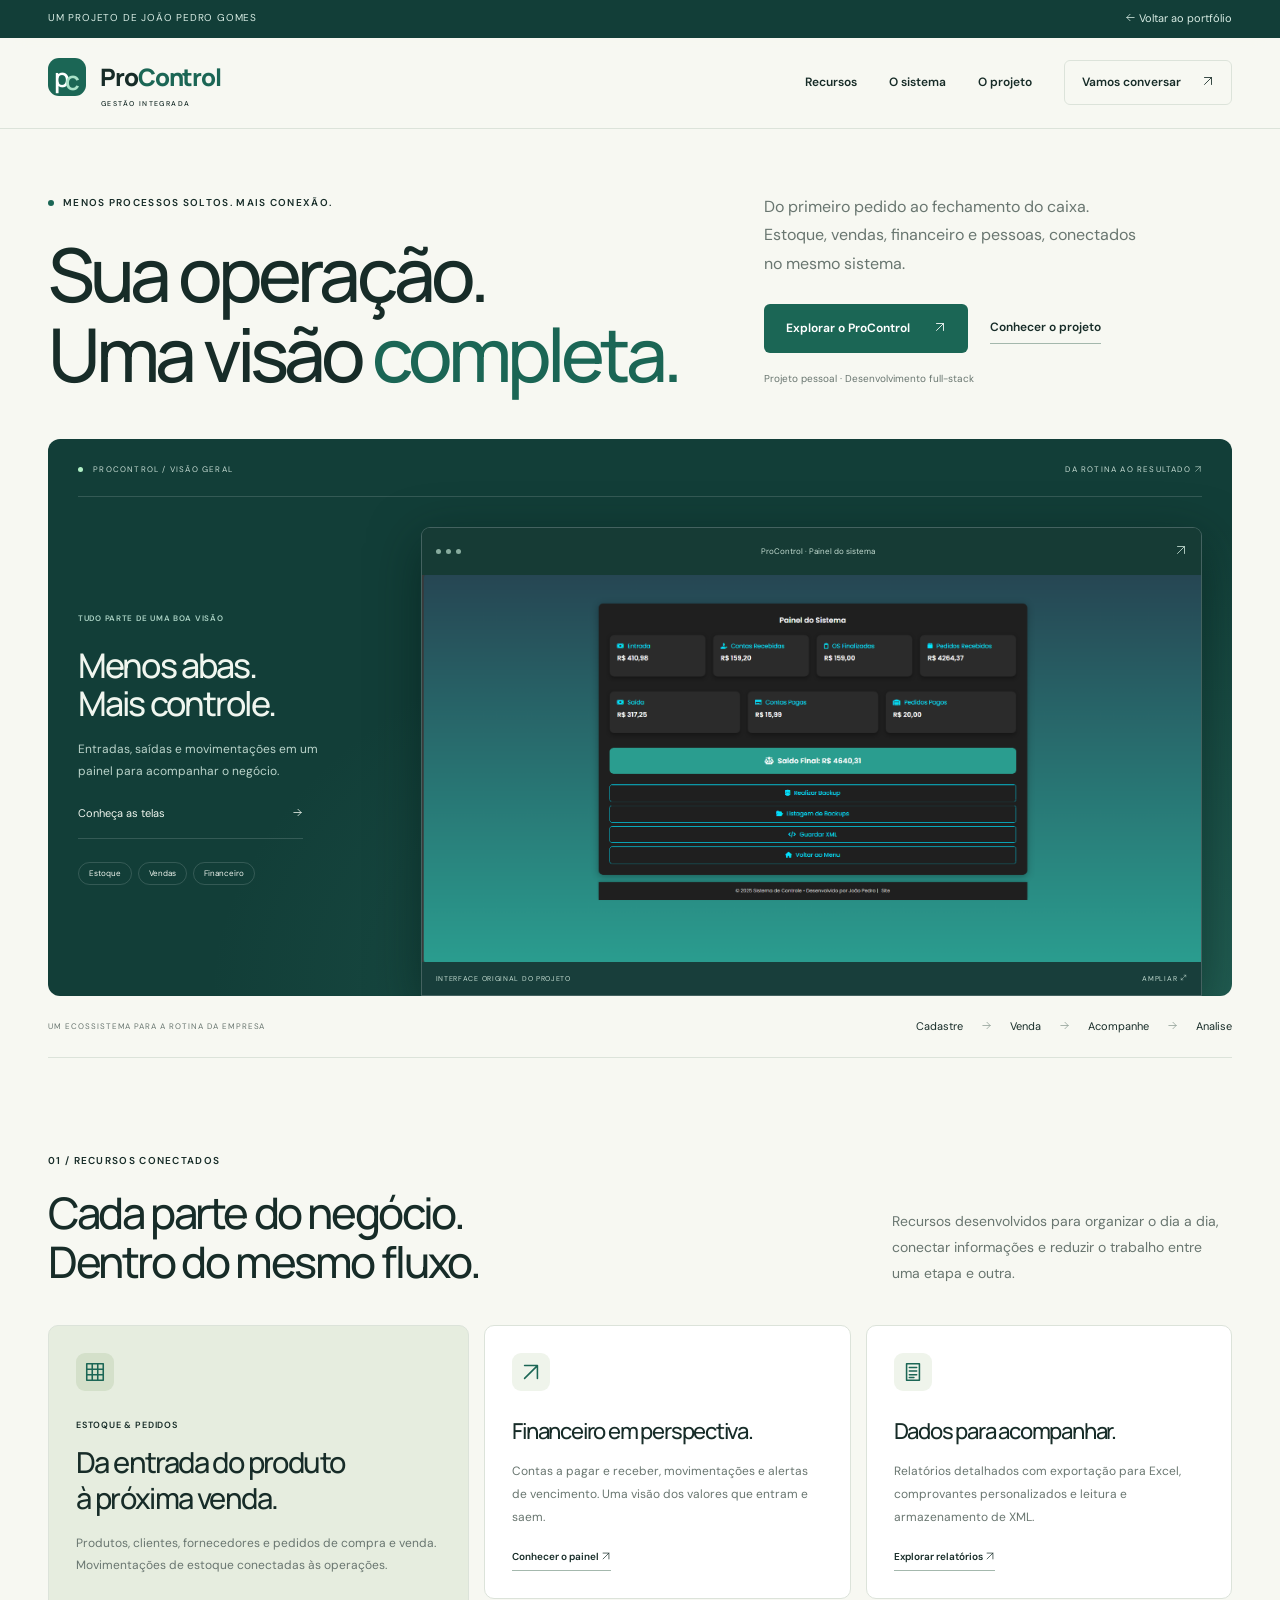
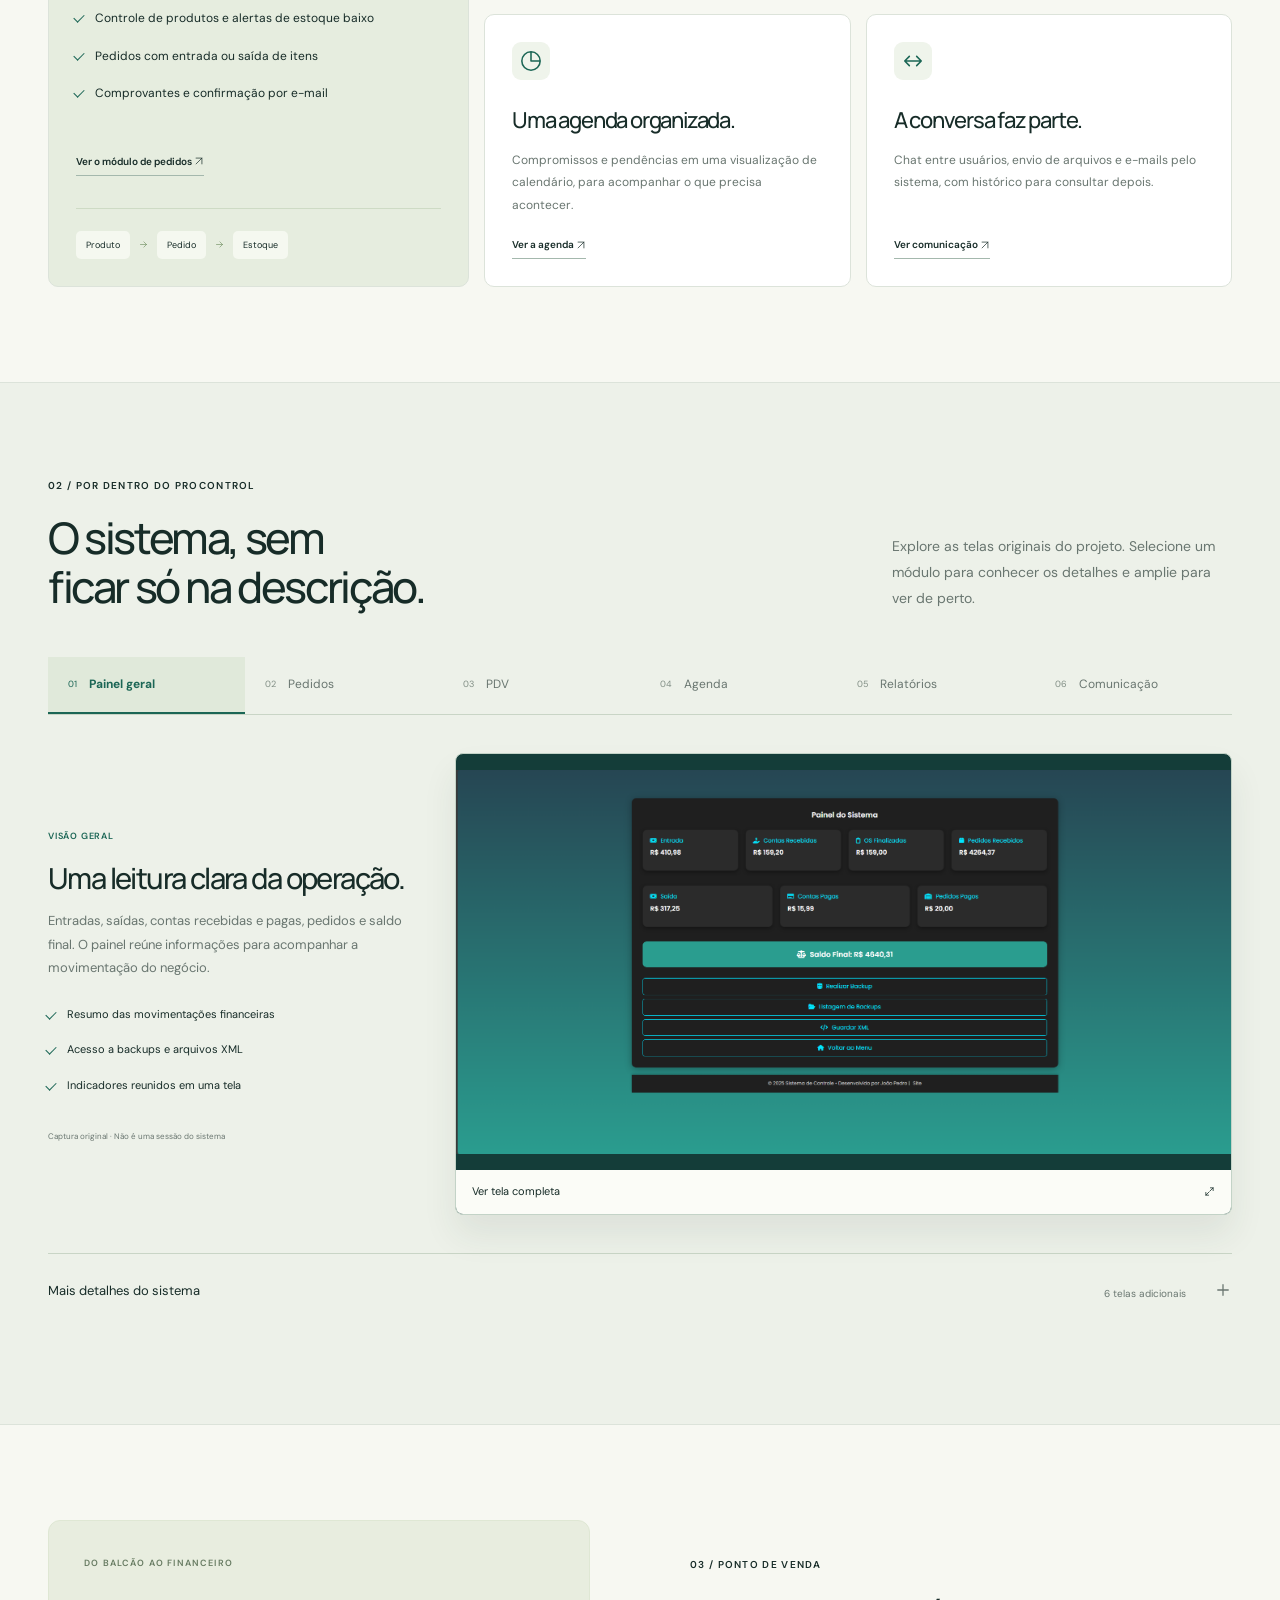
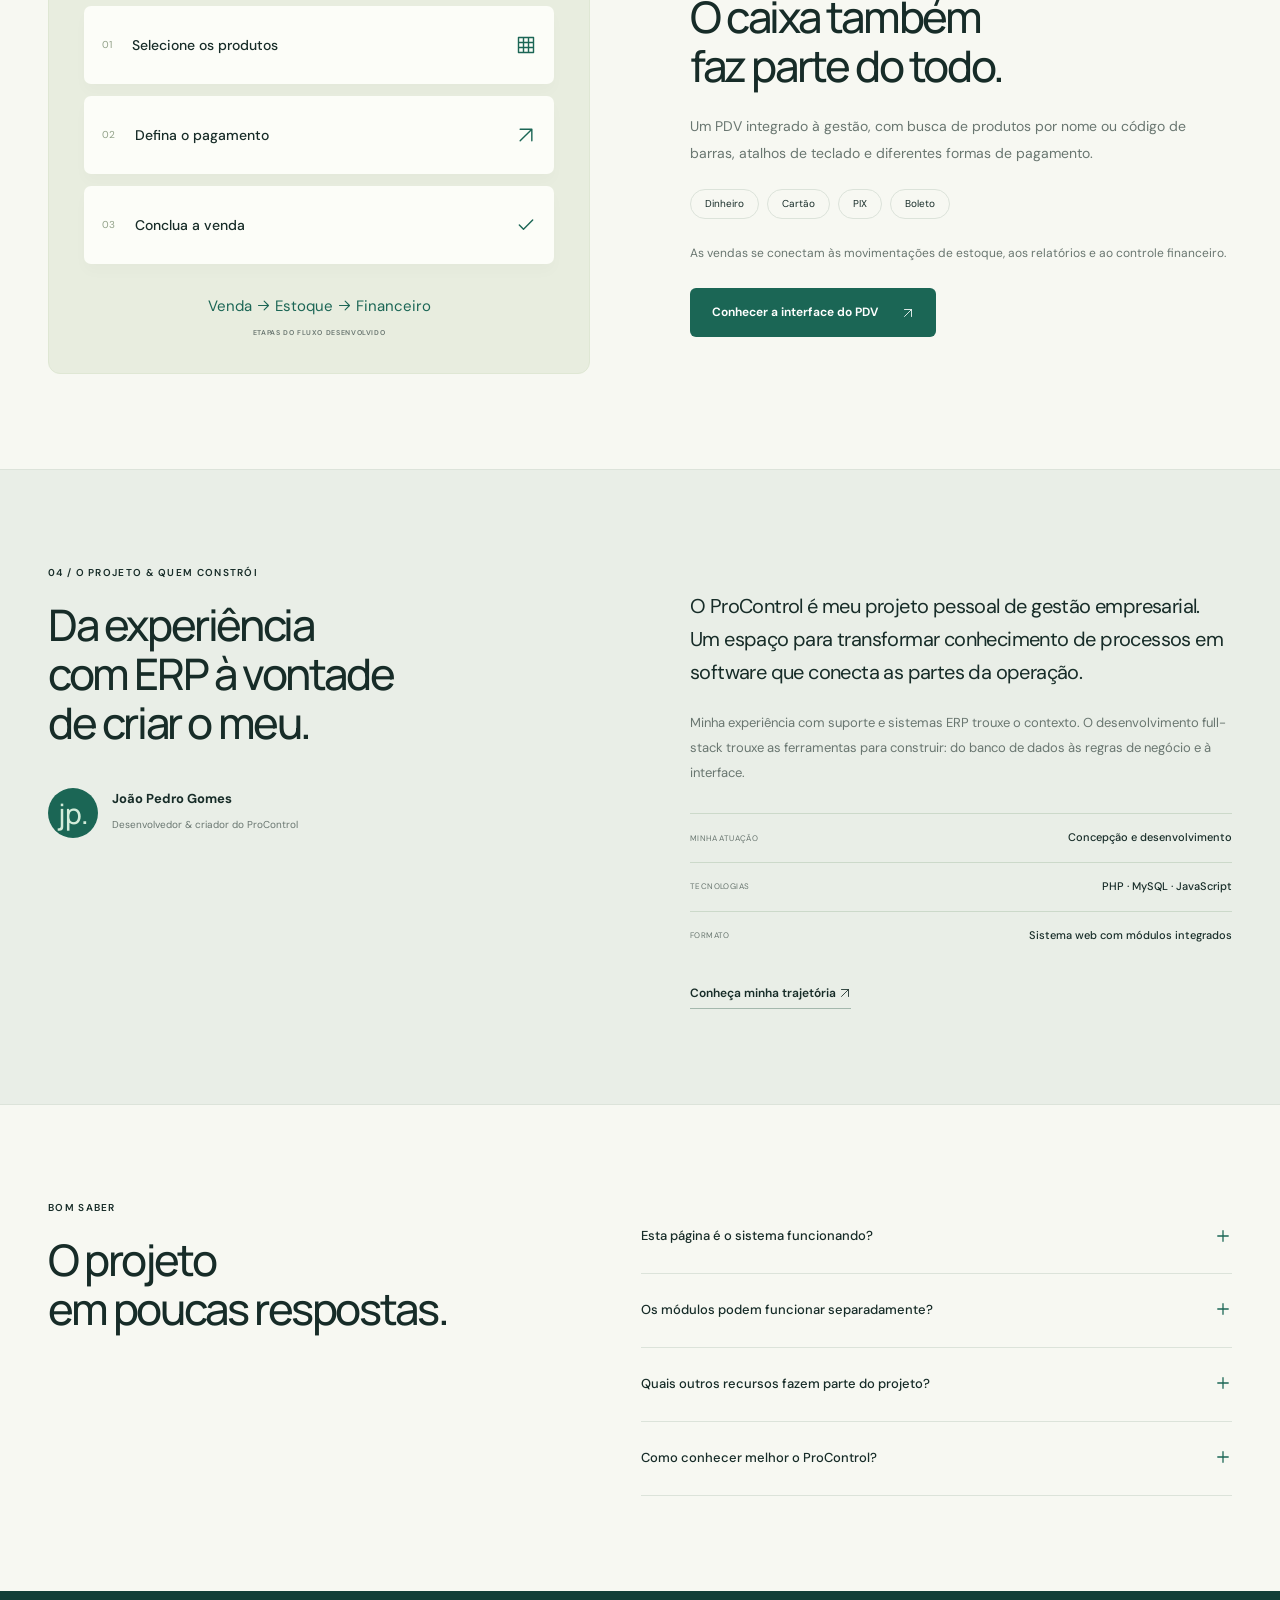
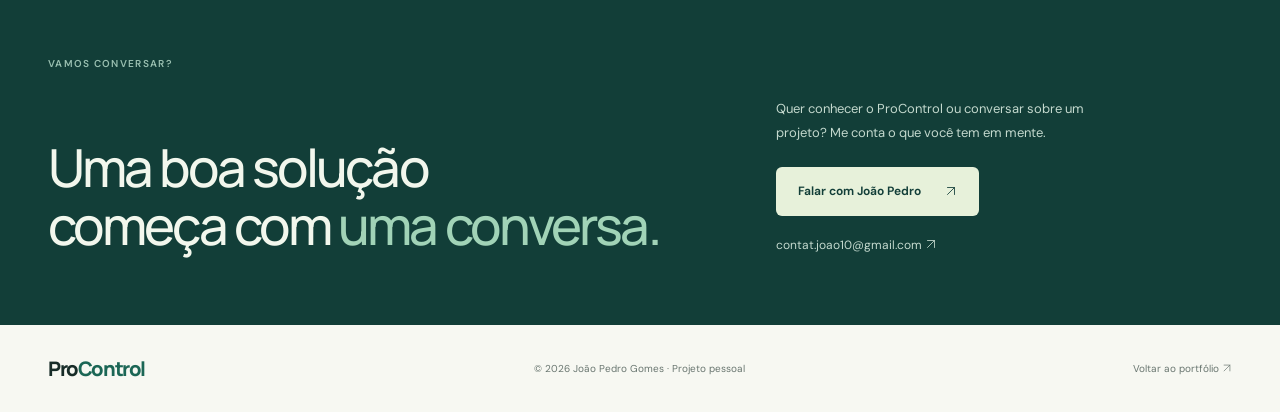
<file: Site/index.html>
<!doctype html>
<html lang="pt-BR">
  <head>
    <meta charset="utf-8" />
    <meta name="viewport" content="width=device-width, initial-scale=1" />
    <title>ProControl — Gestão conectada, do pedido ao resultado.</title>
    <meta
      name="description"
      content="Conheça o ProControl, projeto pessoal de João Pedro Gomes: estoque, vendas, financeiro, PDV e comunicação em um sistema de gestão integrado."
    />
    <meta name="theme-color" content="#123e38" />
    <link rel="icon" href="monitor.png" />
    <link rel="preconnect" href="https://fonts.googleapis.com" />
    <link rel="preconnect" href="https://fonts.gstatic.com" crossorigin />
    <link
      href="https://fonts.googleapis.com/css2?family=DM+Sans:wght@400;450;500;600;650;700&family=Manrope:wght@400;500;600;650;700;800&display=swap"
      rel="stylesheet"
    />
    <link rel="stylesheet" href="css/procontrol.css" />
    <script src="js/procontrol.js" defer></script>
    <link rel="stylesheet" href="../assets/ui-icons.css" />
  </head>
  <body id="body">
    <a class="skip-link" href="#main">Pular para o conteúdo</a>
    <div class="project-bar">
      <div class="wrap">
        <span>UM PROJETO DE JOÃO PEDRO GOMES</span
        ><a href="../index.html#projetos"
          ><svg
            class="ui-arrow"
            viewBox="0 0 24 24"
            width="24"
            height="24"
            aria-hidden="true"
            focusable="false"
          >
            <path d="M20 12H4m7-7-7 7 7 7" />
          </svg>
          Voltar ao portfólio</a
        >
      </div>
    </div>
    <header class="site-header">
      <div class="wrap header-inner">
        <a class="brand" href="#body" aria-label="ProControl — início"
          ><span class="brand-mark" aria-hidden="true">p<span>c</span></span
          >Pro<span>Control</span><small>GESTÃO INTEGRADA</small></a
        >
        <button
          class="menu-button"
          type="button"
          aria-expanded="false"
          aria-controls="site-nav"
        >
          Menu
          <span aria-hidden="true"
            ><svg
              class="ui-icon"
              viewBox="0 0 24 24"
              width="24"
              height="24"
              aria-hidden="true"
              focusable="false"
            >
              <path d="M4 6h16M4 12h16M4 18h16" /></svg
          ></span>
        </button>
        <nav id="site-nav" aria-label="Navegação principal">
          <a href="#services">Recursos</a><a href="#portfolio">O sistema</a
          ><a href="#about">O projeto</a
          ><a href="#contact" class="nav-cta"
            >Vamos conversar
            <span
              ><svg
                class="ui-arrow"
                viewBox="0 0 24 24"
                width="24"
                height="24"
                aria-hidden="true"
                focusable="false"
              >
                <path d="M5 19 19 5M5 5h14v14" /></svg></span
          ></a>
        </nav>
      </div>
    </header>
    <main id="main">
      <section class="hero">
        <div class="wrap">
          <div class="hero-intro">
            <div>
              <div class="eyebrow">
                <i></i> MENOS PROCESSOS SOLTOS. MAIS CONEXÃO.
              </div>
              <h1>Sua operação.<br />Uma visão <em>completa.</em></h1>
            </div>
            <div class="hero-copy">
              <p>
                Do primeiro pedido ao fechamento do caixa. Estoque, vendas,
                financeiro e pessoas, conectados no mesmo sistema.
              </p>
              <div class="actions">
                <a class="button primary" href="#portfolio"
                  >Explorar o ProControl
                  <span
                    ><svg
                      class="ui-arrow"
                      viewBox="0 0 24 24"
                      width="24"
                      height="24"
                      aria-hidden="true"
                      focusable="false"
                    >
                      <path d="M5 19 19 5M5 5h14v14" /></svg></span></a
                ><a class="text-link" href="#about">Conhecer o projeto</a>
              </div>
              <span class="hero-note"
                >Projeto pessoal · Desenvolvimento full-stack</span
              >
            </div>
          </div>
          <div class="hero-product">
            <div class="product-top">
              <span><i></i> PROCONTROL / VISÃO GERAL</span
              ><span
                >DA ROTINA AO RESULTADO
                <svg
                  class="ui-arrow"
                  viewBox="0 0 24 24"
                  width="24"
                  height="24"
                  aria-hidden="true"
                  focusable="false"
                >
                  <path d="M5 19 19 5M5 5h14v14" /></svg
              ></span>
            </div>
            <div class="product-layout">
              <div class="product-copy">
                <span class="small-label">TUDO PARTE DE UMA BOA VISÃO</span>
                <h2>Menos abas.<br />Mais controle.</h2>
                <p>
                  Entradas, saídas e movimentações em um painel para acompanhar
                  o negócio.
                </p>
                <a href="#portfolio"
                  >Conheça as telas
                  <span
                    ><svg
                      class="ui-arrow"
                      viewBox="0 0 24 24"
                      width="24"
                      height="24"
                      aria-hidden="true"
                      focusable="false"
                    >
                      <path d="M4 12h16M13 5l7 7-7 7" /></svg></span
                ></a>
                <div class="product-tags">
                  <span>Estoque</span><span>Vendas</span><span>Financeiro</span>
                </div>
              </div>
              <button
                type="button"
                class="hero-screen"
                data-image="img2/painel.png"
                data-title="Painel geral"
                aria-label="Ampliar tela do painel geral"
              >
                <span class="screen-bar"
                  ><i></i><i></i><i></i
                  ><span>ProControl · Painel do sistema</span
                  ><b
                    ><svg
                      class="ui-arrow"
                      viewBox="0 0 24 24"
                      width="24"
                      height="24"
                      aria-hidden="true"
                      focusable="false"
                    >
                      <path d="M5 19 19 5M5 5h14v14" /></svg></b></span
                ><img
                  src="img2/painel.png"
                  alt="Painel original do ProControl com entradas, saídas, contas e saldo final"
                  width="1914"
                  height="950"
                  fetchpriority="high"
                /><span class="screen-caption"
                  >INTERFACE ORIGINAL DO PROJETO
                  <span
                    >AMPLIAR
                    <svg
                      class="ui-arrow"
                      viewBox="0 0 24 24"
                      width="24"
                      height="24"
                      aria-hidden="true"
                      focusable="false"
                    >
                      <path
                        d="M14 4h6v6m0-6-7 7M10 20H4v-6m0 6 7-7"
                      /></svg></span
                ></span>
              </button>
            </div>
          </div>
          <div class="hero-bottom">
            <span>UM ECOSSISTEMA PARA A ROTINA DA EMPRESA</span>
            <p>
              Cadastre
              <b
                ><svg
                  class="ui-arrow"
                  viewBox="0 0 24 24"
                  width="24"
                  height="24"
                  aria-hidden="true"
                  focusable="false"
                >
                  <path d="M4 12h16M13 5l7 7-7 7" /></svg
              ></b>
              Venda
              <b
                ><svg
                  class="ui-arrow"
                  viewBox="0 0 24 24"
                  width="24"
                  height="24"
                  aria-hidden="true"
                  focusable="false"
                >
                  <path d="M4 12h16M13 5l7 7-7 7" /></svg
              ></b>
              Acompanhe
              <b
                ><svg
                  class="ui-arrow"
                  viewBox="0 0 24 24"
                  width="24"
                  height="24"
                  aria-hidden="true"
                  focusable="false"
                >
                  <path d="M4 12h16M13 5l7 7-7 7" /></svg
              ></b>
              Analise
            </p>
          </div>
        </div>
      </section>
      <section class="section wrap" id="services">
        <div class="section-heading">
          <div>
            <span class="eyebrow">01 / RECURSOS CONECTADOS</span>
            <h2>Cada parte do negócio.<br />Dentro do mesmo fluxo.</h2>
          </div>
          <p>
            Recursos desenvolvidos para organizar o dia a dia, conectar
            informações e reduzir o trabalho entre uma etapa e outra.
          </p>
        </div>
        <div class="feature-grid">
          <article class="feature feature-main">
            <span class="feature-icon"
              ><svg
                class="ui-icon"
                viewBox="0 0 24 24"
                width="24"
                height="24"
                aria-hidden="true"
                focusable="false"
              >
                <path
                  d="M3 3h18v18H3ZM3 9h18M3 15h18M9 3v18M15 3v18"
                /></svg></span
            ><span class="small-label">ESTOQUE & PEDIDOS</span>
            <h3>Da entrada do produto<br />à próxima venda.</h3>
            <p>
              Produtos, clientes, fornecedores e pedidos de compra e venda.
              Movimentações de estoque conectadas às operações.
            </p>
            <ul>
              <li>Controle de produtos e alertas de estoque baixo</li>
              <li>Pedidos com entrada ou saída de itens</li>
              <li>Comprovantes e confirmação por e-mail</li>
            </ul>
            <a href="#portfolio" class="text-link" data-module-link="pedidos"
              >Ver o módulo de pedidos
              <svg
                class="ui-arrow"
                viewBox="0 0 24 24"
                width="24"
                height="24"
                aria-hidden="true"
                focusable="false"
              >
                <path d="M5 19 19 5M5 5h14v14" /></svg
            ></a>
            <div class="flow-strip">
              <span>Produto</span
              ><b
                ><svg
                  class="ui-arrow"
                  viewBox="0 0 24 24"
                  width="24"
                  height="24"
                  aria-hidden="true"
                  focusable="false"
                >
                  <path d="M4 12h16M13 5l7 7-7 7" /></svg></b
              ><span>Pedido</span
              ><b
                ><svg
                  class="ui-arrow"
                  viewBox="0 0 24 24"
                  width="24"
                  height="24"
                  aria-hidden="true"
                  focusable="false"
                >
                  <path d="M4 12h16M13 5l7 7-7 7" /></svg></b
              ><span>Estoque</span>
            </div>
          </article>
          <article class="feature">
            <span class="feature-icon"
              ><svg
                class="ui-arrow"
                viewBox="0 0 24 24"
                width="24"
                height="24"
                aria-hidden="true"
                focusable="false"
              >
                <path d="M5 19 19 5M5 5h14v14" /></svg
            ></span>
            <h3>Financeiro em perspectiva.</h3>
            <p>
              Contas a pagar e receber, movimentações e alertas de vencimento.
              Uma visão dos valores que entram e saem.
            </p>
            <a href="#portfolio" class="text-link" data-module-link="painel"
              >Conhecer o painel
              <svg
                class="ui-arrow"
                viewBox="0 0 24 24"
                width="24"
                height="24"
                aria-hidden="true"
                focusable="false"
              >
                <path d="M5 19 19 5M5 5h14v14" /></svg
            ></a>
          </article>
          <article class="feature">
            <span class="feature-icon"
              ><svg
                class="ui-icon"
                viewBox="0 0 24 24"
                width="24"
                height="24"
                aria-hidden="true"
                focusable="false"
              >
                <path d="M5 3h14v18H5ZM8 7h8M8 11h8M8 15h8M8 18h5" /></svg
            ></span>
            <h3>Dados para acompanhar.</h3>
            <p>
              Relatórios detalhados com exportação para Excel, comprovantes
              personalizados e leitura e armazenamento de XML.
            </p>
            <a href="#portfolio" class="text-link" data-module-link="relatorios"
              >Explorar relatórios
              <svg
                class="ui-arrow"
                viewBox="0 0 24 24"
                width="24"
                height="24"
                aria-hidden="true"
                focusable="false"
              >
                <path d="M5 19 19 5M5 5h14v14" /></svg
            ></a>
          </article>
          <article class="feature">
            <span class="feature-icon"
              ><svg
                class="ui-icon"
                viewBox="0 0 24 24"
                width="24"
                height="24"
                aria-hidden="true"
                focusable="false"
              >
                <path
                  d="M22 12a10 10 0 1 1-10-10v10ZM12 2a10 10 0 0 1 10 10M12 6v6h6"
                /></svg
            ></span>
            <h3>Uma agenda organizada.</h3>
            <p>
              Compromissos e pendências em uma visualização de calendário, para
              acompanhar o que precisa acontecer.
            </p>
            <a href="#portfolio" class="text-link" data-module-link="agenda"
              >Ver a agenda
              <svg
                class="ui-arrow"
                viewBox="0 0 24 24"
                width="24"
                height="24"
                aria-hidden="true"
                focusable="false"
              >
                <path d="M5 19 19 5M5 5h14v14" /></svg
            ></a>
          </article>
          <article class="feature">
            <span class="feature-icon"
              ><svg
                class="ui-icon"
                viewBox="0 0 24 24"
                width="24"
                height="24"
                aria-hidden="true"
                focusable="false"
              >
                <path d="M3 12h18M8 7l-5 5 5 5m8-10 5 5-5 5" /></svg
            ></span>
            <h3>A conversa faz parte.</h3>
            <p>
              Chat entre usuários, envio de arquivos e e-mails pelo sistema, com
              histórico para consultar depois.
            </p>
            <a href="#portfolio" class="text-link" data-module-link="chat"
              >Ver comunicação
              <svg
                class="ui-arrow"
                viewBox="0 0 24 24"
                width="24"
                height="24"
                aria-hidden="true"
                focusable="false"
              >
                <path d="M5 19 19 5M5 5h14v14" /></svg
            ></a>
          </article>
        </div>
      </section>
      <section class="showcase section" id="portfolio">
        <div class="wrap">
          <div class="section-heading">
            <div>
              <span class="eyebrow">02 / POR DENTRO DO PROCONTROL</span>
              <h2>O sistema, sem<br />ficar só na descrição.</h2>
            </div>
            <p>
              Explore as telas originais do projeto. Selecione um módulo para
              conhecer os detalhes e amplie para ver de perto.
            </p>
          </div>
          <div
            class="module-tabs"
            role="tablist"
            aria-label="Módulos do ProControl"
          >
            <button
              role="tab"
              id="tab-painel"
              aria-selected="true"
              aria-controls="module-panel"
              data-module="painel"
            >
              01 <span>Painel geral</span>
            </button>
            <button
              role="tab"
              id="tab-pedidos"
              aria-selected="false"
              aria-controls="module-panel"
              tabindex="-1"
              data-module="pedidos"
            >
              02 <span>Pedidos</span>
            </button>
            <button
              role="tab"
              id="tab-pdv"
              aria-selected="false"
              aria-controls="module-panel"
              tabindex="-1"
              data-module="pdv"
            >
              03 <span>PDV</span>
            </button>
            <button
              role="tab"
              id="tab-agenda"
              aria-selected="false"
              aria-controls="module-panel"
              tabindex="-1"
              data-module="agenda"
            >
              04 <span>Agenda</span>
            </button>
            <button
              role="tab"
              id="tab-relatorios"
              aria-selected="false"
              aria-controls="module-panel"
              tabindex="-1"
              data-module="relatorios"
            >
              05 <span>Relatórios</span>
            </button>
            <button
              role="tab"
              id="tab-chat"
              aria-selected="false"
              aria-controls="module-panel"
              tabindex="-1"
              data-module="chat"
            >
              06 <span>Comunicação</span>
            </button>
          </div>
          <div
            id="module-panel"
            class="module-panel"
            role="tabpanel"
            aria-labelledby="tab-painel"
            tabindex="0"
          >
            <div class="module-text">
              <span class="small-label" id="module-kicker">VISÃO GERAL</span>
              <h3 id="module-title">Uma leitura clara da operação.</h3>
              <p id="module-description">
                Entradas, saídas, contas recebidas e pagas, pedidos e saldo
                final. O painel reúne informações para acompanhar a movimentação
                do negócio.
              </p>
              <ul id="module-points">
                <li>Resumo das movimentações financeiras</li>
                <li>Acesso a backups e arquivos XML</li>
                <li>Indicadores reunidos em uma tela</li>
              </ul>
              <span class="module-note"
                >Captura original · Não é uma sessão do sistema</span
              >
            </div>
            <button
              type="button"
              class="module-screen"
              id="module-zoom"
              data-image="img2/painel.png"
              data-title="Painel geral"
              aria-label="Ampliar tela: Painel geral"
            >
              <img
                id="module-image"
                src="img2/painel.png"
                alt="Painel geral do ProControl"
                width="1914"
                height="950"
                loading="lazy"
              /><span
                >Ver tela completa
                <b
                  ><svg
                    class="ui-arrow"
                    viewBox="0 0 24 24"
                    width="24"
                    height="24"
                    aria-hidden="true"
                    focusable="false"
                  >
                    <path d="M14 4h6v6m0-6-7 7M10 20H4v-6m0 6 7-7" /></svg></b
              ></span>
            </button>
          </div>
          <details class="gallery">
            <summary>
              Mais detalhes do sistema
              <span
                >6 telas adicionais
                <b
                  ><svg
                    class="ui-icon"
                    viewBox="0 0 24 24"
                    width="24"
                    height="24"
                    aria-hidden="true"
                    focusable="false"
                  >
                    <path d="M12 5v14M5 12h14" /></svg></b
              ></span>
            </summary>
            <div class="gallery-grid">
              <button
                type="button"
                data-image="img2/listaproduto.png"
                data-title="Listagem de produtos"
              >
                <img
                  src="img2/listaproduto.png"
                  alt="Listagem de produtos do ProControl"
                  loading="lazy"
                /><span
                  >Produtos & estoque
                  <b
                    ><svg
                      class="ui-arrow"
                      viewBox="0 0 24 24"
                      width="24"
                      height="24"
                      aria-hidden="true"
                      focusable="false"
                    >
                      <path d="M5 19 19 5M5 5h14v14" /></svg></b
                ></span>
              </button>
              <button
                type="button"
                data-image="img2/comprovante.png"
                data-title="Comprovantes"
              >
                <img
                  src="img2/comprovante.png"
                  alt="Comprovante gerado pelo ProControl"
                  loading="lazy"
                /><span
                  >Comprovantes
                  <b
                    ><svg
                      class="ui-arrow"
                      viewBox="0 0 24 24"
                      width="24"
                      height="24"
                      aria-hidden="true"
                      focusable="false"
                    >
                      <path d="M5 19 19 5M5 5h14v14" /></svg></b
                ></span>
              </button>
              <button
                type="button"
                data-image="img2/relexcelprod.png"
                data-title="Exportação para Excel"
              >
                <img
                  src="img2/relexcelprod.png"
                  alt="Relatório de produtos exportado para Excel"
                  loading="lazy"
                /><span
                  >Exportação para Excel
                  <b
                    ><svg
                      class="ui-arrow"
                      viewBox="0 0 24 24"
                      width="24"
                      height="24"
                      aria-hidden="true"
                      focusable="false"
                    >
                      <path d="M5 19 19 5M5 5h14v14" /></svg></b
                ></span>
              </button>
              <button
                type="button"
                data-image="img2/envioemail.png"
                data-title="Envio de e-mails"
              >
                <img
                  src="img2/envioemail.png"
                  alt="Tela de envio de e-mail no ProControl"
                  loading="lazy"
                /><span
                  >Envio de e-mails
                  <b
                    ><svg
                      class="ui-arrow"
                      viewBox="0 0 24 24"
                      width="24"
                      height="24"
                      aria-hidden="true"
                      focusable="false"
                    >
                      <path d="M5 19 19 5M5 5h14v14" /></svg></b
                ></span>
              </button>
              <button
                type="button"
                data-image="img2/email.png"
                data-title="Confirmação por e-mail"
              >
                <img
                  src="img2/email.png"
                  alt="Confirmação por e-mail de uma operação"
                  loading="lazy"
                /><span
                  >Confirmações
                  <b
                    ><svg
                      class="ui-arrow"
                      viewBox="0 0 24 24"
                      width="24"
                      height="24"
                      aria-hidden="true"
                      focusable="false"
                    >
                      <path d="M5 19 19 5M5 5h14v14" /></svg></b
                ></span>
              </button>
              <button
                type="button"
                data-image="img2/perfil.png"
                data-title="Perfil do usuário"
              >
                <img
                  src="img2/perfil.png"
                  alt="Perfil de usuário do ProControl"
                  loading="lazy"
                /><span
                  >Perfil do usuário
                  <b
                    ><svg
                      class="ui-arrow"
                      viewBox="0 0 24 24"
                      width="24"
                      height="24"
                      aria-hidden="true"
                      focusable="false"
                    >
                      <path d="M5 19 19 5M5 5h14v14" /></svg></b
                ></span>
              </button>
            </div>
          </details>
        </div>
      </section>
      <section class="section wrap pdv-section" id="pdv">
        <div class="pdv-visual">
          <span class="eyebrow">DO BALCÃO AO FINANCEIRO</span>
          <div class="sale-flow">
            <span
              >01 <b>Selecione os produtos</b
              ><i
                ><svg
                  class="ui-icon"
                  viewBox="0 0 24 24"
                  width="24"
                  height="24"
                  aria-hidden="true"
                  focusable="false"
                >
                  <path
                    d="M3 3h18v18H3ZM3 9h18M3 15h18M9 3v18M15 3v18"
                  /></svg></i></span
            ><span
              >02 <b>Defina o pagamento</b
              ><i
                ><svg
                  class="ui-arrow"
                  viewBox="0 0 24 24"
                  width="24"
                  height="24"
                  aria-hidden="true"
                  focusable="false"
                >
                  <path d="M5 19 19 5M5 5h14v14" /></svg></i></span
            ><span
              >03 <b>Conclua a venda</b
              ><i
                ><svg
                  class="ui-icon"
                  viewBox="0 0 24 24"
                  width="24"
                  height="24"
                  aria-hidden="true"
                  focusable="false"
                >
                  <path d="m4 12 5 5L20 6" /></svg></i
            ></span>
          </div>
          <p>
            Venda
            <svg
              class="ui-arrow"
              viewBox="0 0 24 24"
              width="24"
              height="24"
              aria-hidden="true"
              focusable="false"
            >
              <path d="M4 12h16M13 5l7 7-7 7" />
            </svg>
            Estoque
            <svg
              class="ui-arrow"
              viewBox="0 0 24 24"
              width="24"
              height="24"
              aria-hidden="true"
              focusable="false"
            >
              <path d="M4 12h16M13 5l7 7-7 7" />
            </svg>
            Financeiro
          </p>
          <span class="small-label">ETAPAS DO FLUXO DESENVOLVIDO</span>
        </div>
        <div class="pdv-copy">
          <span class="eyebrow">03 / PONTO DE VENDA</span>
          <h2>O caixa também<br />faz parte do todo.</h2>
          <p>
            Um PDV integrado à gestão, com busca de produtos por nome ou código
            de barras, atalhos de teclado e diferentes formas de pagamento.
          </p>
          <div class="payment-tags">
            <span>Dinheiro</span><span>Cartão</span><span>PIX</span
            ><span>Boleto</span>
          </div>
          <p class="secondary-copy">
            As vendas se conectam às movimentações de estoque, aos relatórios e
            ao controle financeiro.
          </p>
          <a href="#portfolio" class="button primary" data-module-link="pdv"
            >Conhecer a interface do PDV
            <svg
              class="ui-arrow"
              viewBox="0 0 24 24"
              width="24"
              height="24"
              aria-hidden="true"
              focusable="false"
            >
              <path d="M5 19 19 5M5 5h14v14" /></svg
          ></a>
        </div>
      </section>
      <section class="about-section section" id="about">
        <div class="wrap about-grid">
          <div>
            <span class="eyebrow">04 / O PROJETO & QUEM CONSTRÓI</span>
            <h2>Da experiência<br />com ERP à vontade<br />de criar o meu.</h2>
            <div class="author" id="team">
              <span class="avatar">jp.</span>
              <div>
                <strong>João Pedro Gomes</strong
                ><span>Desenvolvedor & criador do ProControl</span>
              </div>
            </div>
          </div>
          <div class="about-story">
            <p class="lead">
              O ProControl é meu projeto pessoal de gestão empresarial. Um
              espaço para transformar conhecimento de processos em software que
              conecta as partes da operação.
            </p>
            <p>
              Minha experiência com suporte e sistemas ERP trouxe o contexto. O
              desenvolvimento full-stack trouxe as ferramentas para construir:
              do banco de dados às regras de negócio e à interface.
            </p>
            <div class="project-facts">
              <div>
                <span>MINHA ATUAÇÃO</span
                ><strong>Concepção e desenvolvimento</strong>
              </div>
              <div>
                <span>TECNOLOGIAS</span
                ><strong>PHP · MySQL · JavaScript</strong>
              </div>
              <div>
                <span>FORMATO</span
                ><strong>Sistema web com módulos integrados</strong>
              </div>
            </div>
            <a class="text-link" href="../index.html#sobre"
              >Conheça minha trajetória
              <svg
                class="ui-arrow"
                viewBox="0 0 24 24"
                width="24"
                height="24"
                aria-hidden="true"
                focusable="false"
              >
                <path d="M5 19 19 5M5 5h14v14" /></svg
            ></a>
          </div>
        </div>
      </section>
      <section class="section wrap faq-section">
        <div>
          <span class="eyebrow">BOM SABER</span>
          <h2>O projeto<br />em poucas respostas.</h2>
        </div>
        <div class="faq">
          <details>
            <summary>
              Esta página é o sistema funcionando?<span
                ><svg
                  class="ui-icon"
                  viewBox="0 0 24 24"
                  width="24"
                  height="24"
                  aria-hidden="true"
                  focusable="false"
                >
                  <path d="M12 5v14M5 12h14" /></svg
              ></span>
            </summary>
            <p>
              Não. Esta é a apresentação do ProControl, com capturas originais e
              explicações dos recursos desenvolvidos. Nenhuma operação de
              estoque, venda ou pagamento é realizada aqui.
            </p>
          </details>
          <details>
            <summary>
              Os módulos podem funcionar separadamente?<span
                ><svg
                  class="ui-icon"
                  viewBox="0 0 24 24"
                  width="24"
                  height="24"
                  aria-hidden="true"
                  focusable="false"
                >
                  <path d="M12 5v14M5 12h14" /></svg
              ></span>
            </summary>
            <p>
              O projeto também conta com versões focadas em agendamento,
              boletos, e-mails, pedidos e controle de XML, para necessidades
              mais específicas.
            </p>
          </details>
          <details>
            <summary>
              Quais outros recursos fazem parte do projeto?<span
                ><svg
                  class="ui-icon"
                  viewBox="0 0 24 24"
                  width="24"
                  height="24"
                  aria-hidden="true"
                  focusable="false"
                >
                  <path d="M12 5v14M5 12h14" /></svg
              ></span>
            </summary>
            <p>
              Cadastro de clientes e fornecedores, transporte vinculado a
              pedidos, alertas de contas, armazenamento de XML e integração de
              produtos com uma loja online, conforme a configuração.
            </p>
          </details>
          <details>
            <summary>
              Como conhecer melhor o ProControl?<span
                ><svg
                  class="ui-icon"
                  viewBox="0 0 24 24"
                  width="24"
                  height="24"
                  aria-hidden="true"
                  focusable="false"
                >
                  <path d="M12 5v14M5 12h14" /></svg
              ></span>
            </summary>
            <p>
              Fale diretamente comigo para conversar sobre o projeto, conhecer
              as funcionalidades e entender o que faz sentido para a sua
              necessidade.
            </p>
          </details>
        </div>
      </section>
      <section class="contact-section" id="contact">
        <div class="wrap">
          <span class="eyebrow">VAMOS CONVERSAR?</span>
          <div class="contact-content">
            <h2>Uma boa solução<br />começa com <em>uma conversa.</em></h2>
            <div>
              <p>
                Quer conhecer o ProControl ou conversar sobre um projeto? Me
                conta o que você tem em mente.
              </p>
              <a
                class="button light"
                href="https://wa.me/5535984687649?text=Ol%C3%A1%2C%20Jo%C3%A3o!%20Quero%20conhecer%20melhor%20o%20ProControl."
                target="_blank"
                rel="noopener noreferrer"
                >Falar com João Pedro
                <svg
                  class="ui-arrow"
                  viewBox="0 0 24 24"
                  width="24"
                  height="24"
                  aria-hidden="true"
                  focusable="false"
                >
                  <path d="M5 19 19 5M5 5h14v14" /></svg></a
              ><a class="contact-email" href="mailto:contat.joao10@gmail.com"
                >contat.joao10@gmail.com
                <svg
                  class="ui-arrow"
                  viewBox="0 0 24 24"
                  width="24"
                  height="24"
                  aria-hidden="true"
                  focusable="false"
                >
                  <path d="M5 19 19 5M5 5h14v14" /></svg
              ></a>
            </div>
          </div>
        </div>
      </section>
    </main>
    <footer class="wrap">
      <a class="footer-brand" href="#body">Pro<span>Control</span></a>
      <p>© <span id="year">2026</span> João Pedro Gomes · Projeto pessoal</p>
      <a href="../index.html"
        >Voltar ao portfólio
        <svg
          class="ui-arrow"
          viewBox="0 0 24 24"
          width="24"
          height="24"
          aria-hidden="true"
          focusable="false"
        >
          <path d="M5 19 19 5M5 5h14v14" /></svg
      ></a>
    </footer>
    <dialog id="image-dialog" aria-labelledby="image-title">
      <div class="dialog-heading">
        <div>
          <span>PROCONTROL / INTERFACE ORIGINAL</span>
          <h2 id="image-title">Painel geral</h2>
        </div>
        <button type="button" id="close-image" aria-label="Fechar imagem">
          <svg
            class="ui-icon"
            viewBox="0 0 24 24"
            width="24"
            height="24"
            aria-hidden="true"
            focusable="false"
          >
            <path d="m6 6 12 12M6 18 18 6" />
          </svg>
        </button>
      </div>
      <img id="expanded-image" alt="" />
      <p>
        Captura do projeto. Os controles exibidos na imagem não são interativos.
      </p>
    </dialog>
  </body>
</html>
</file>
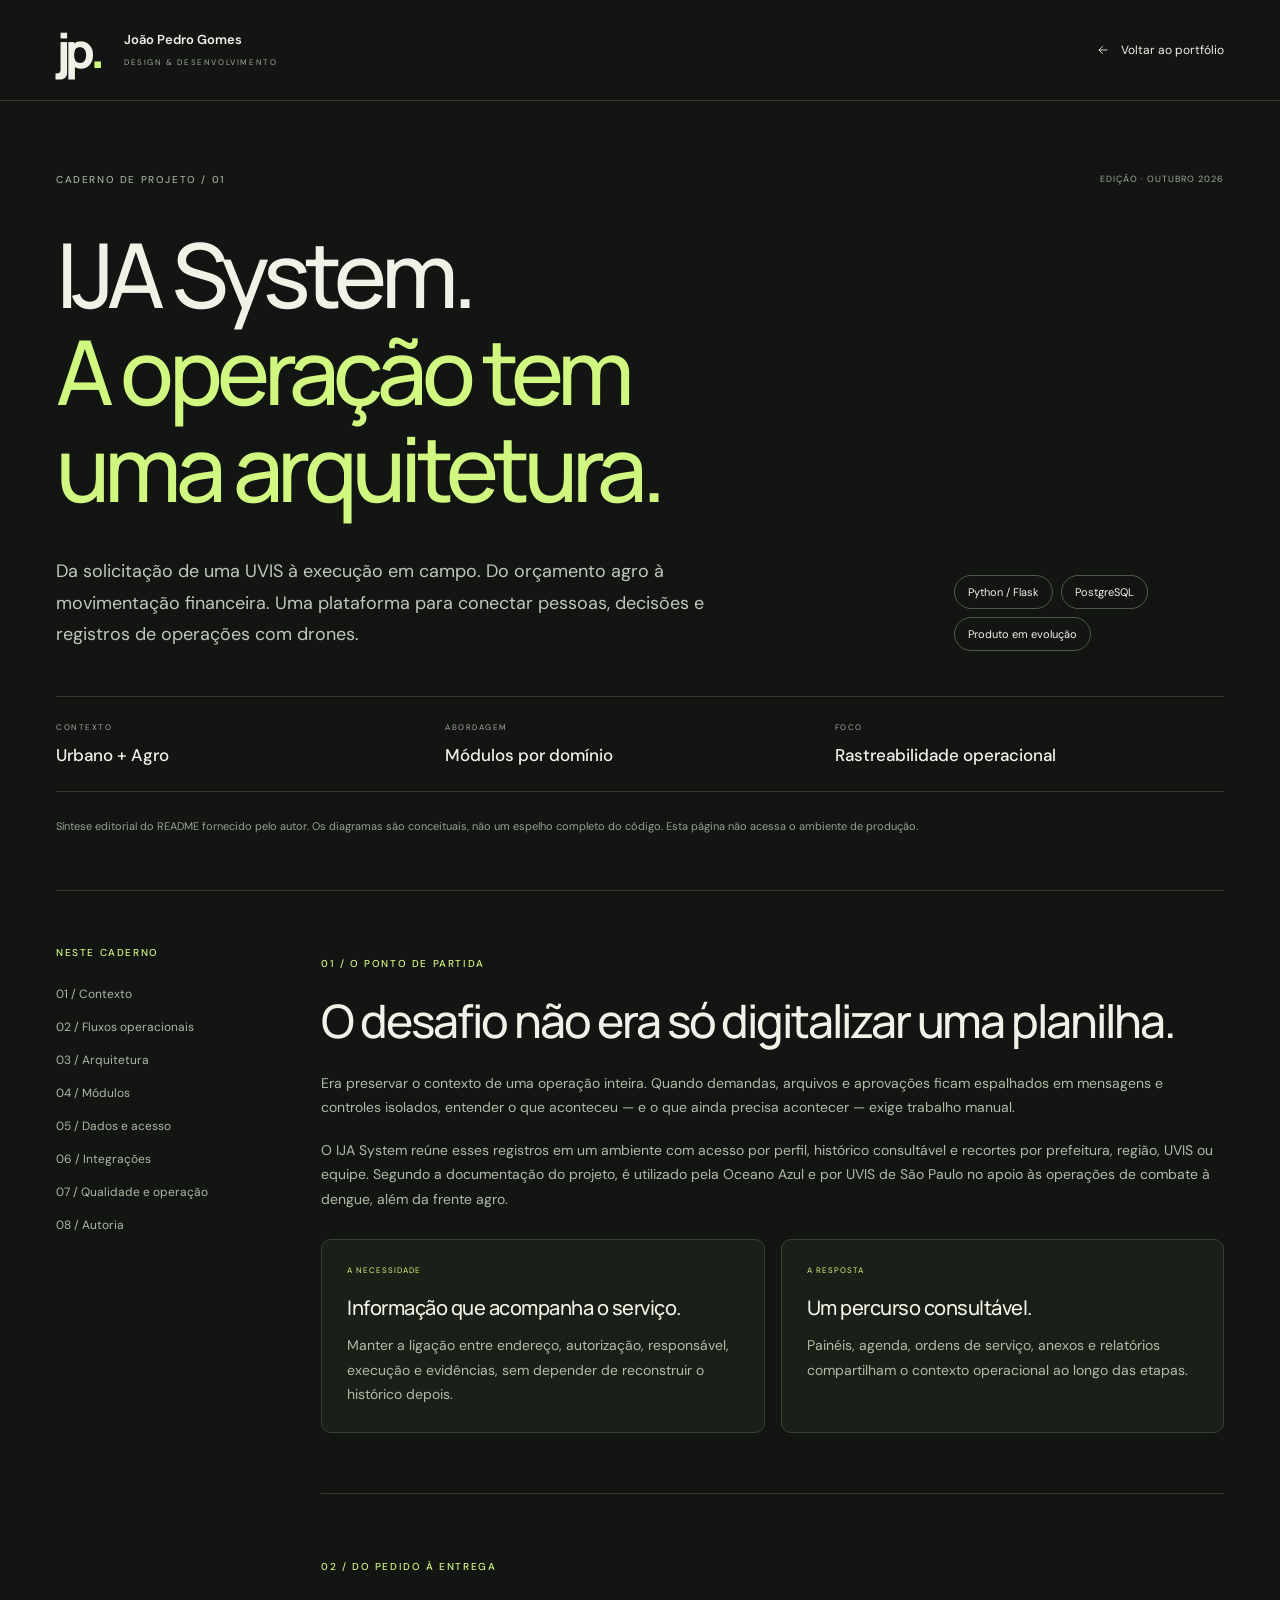
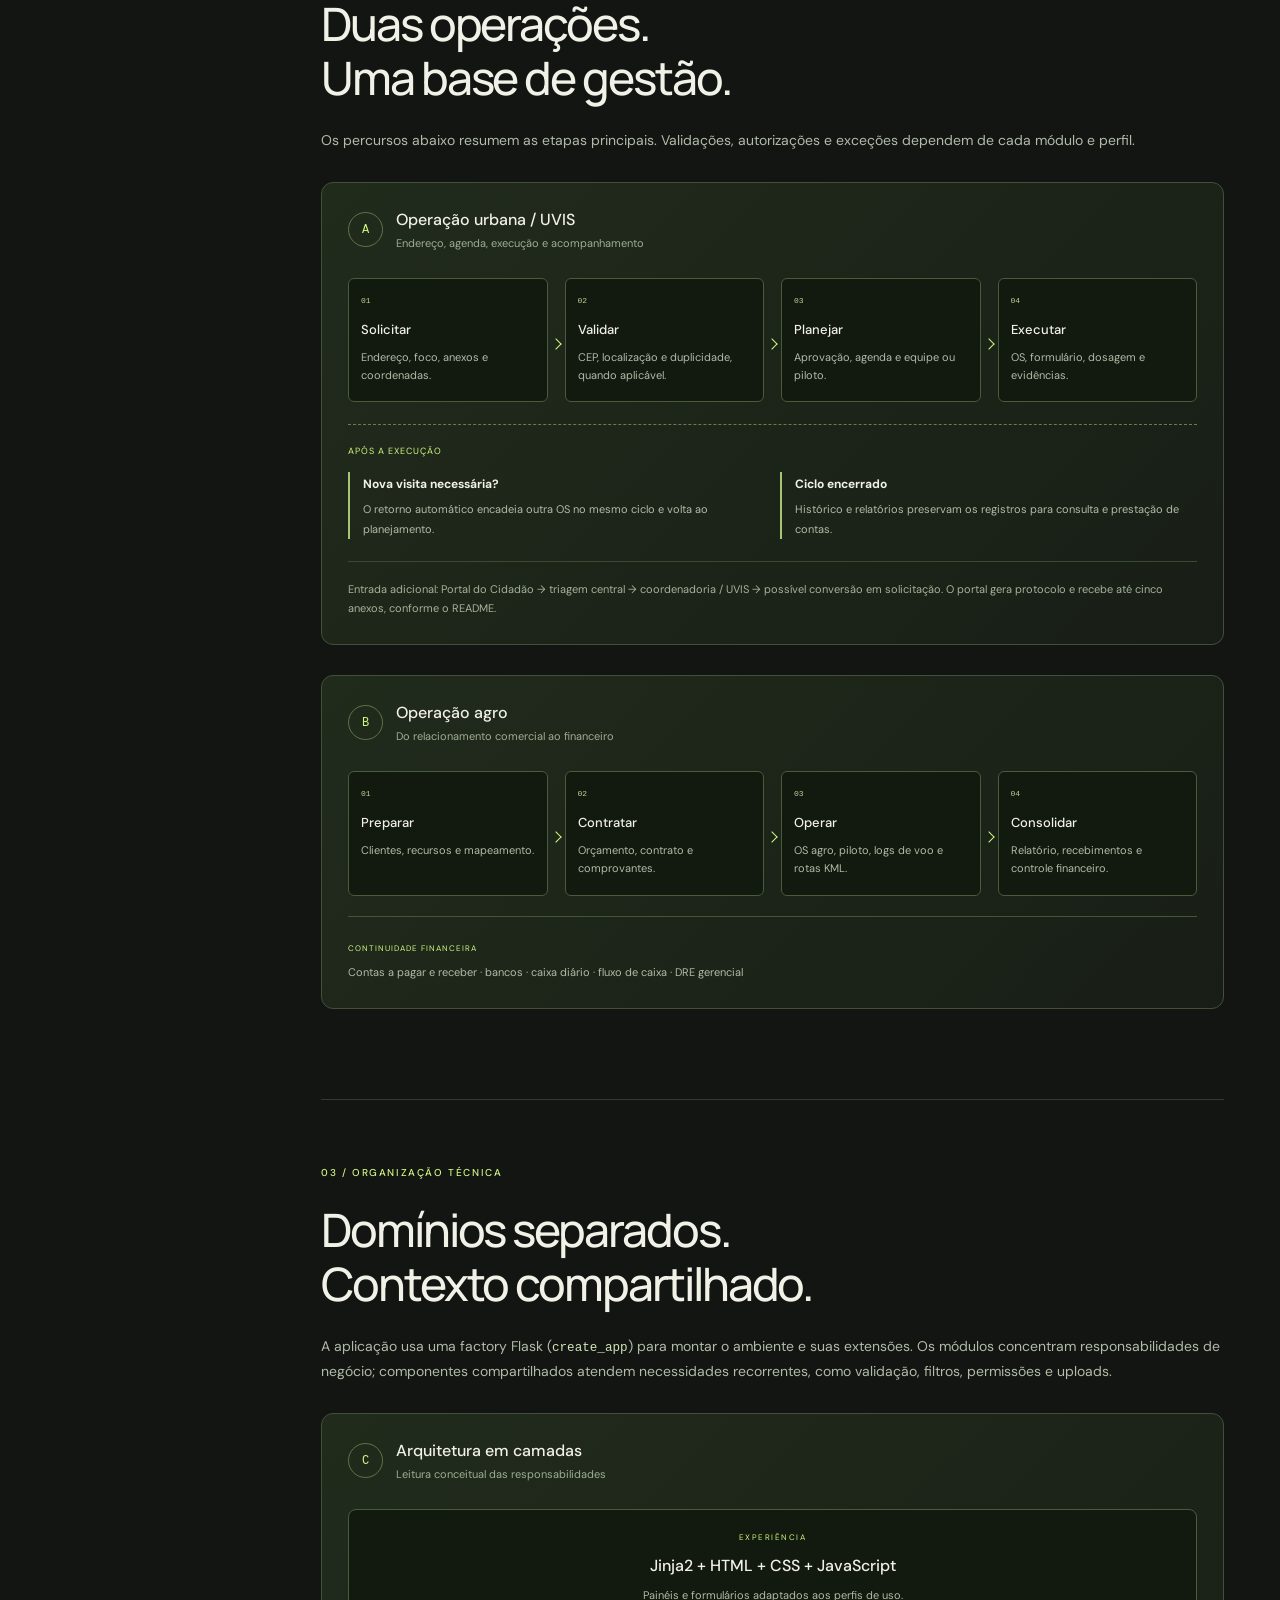
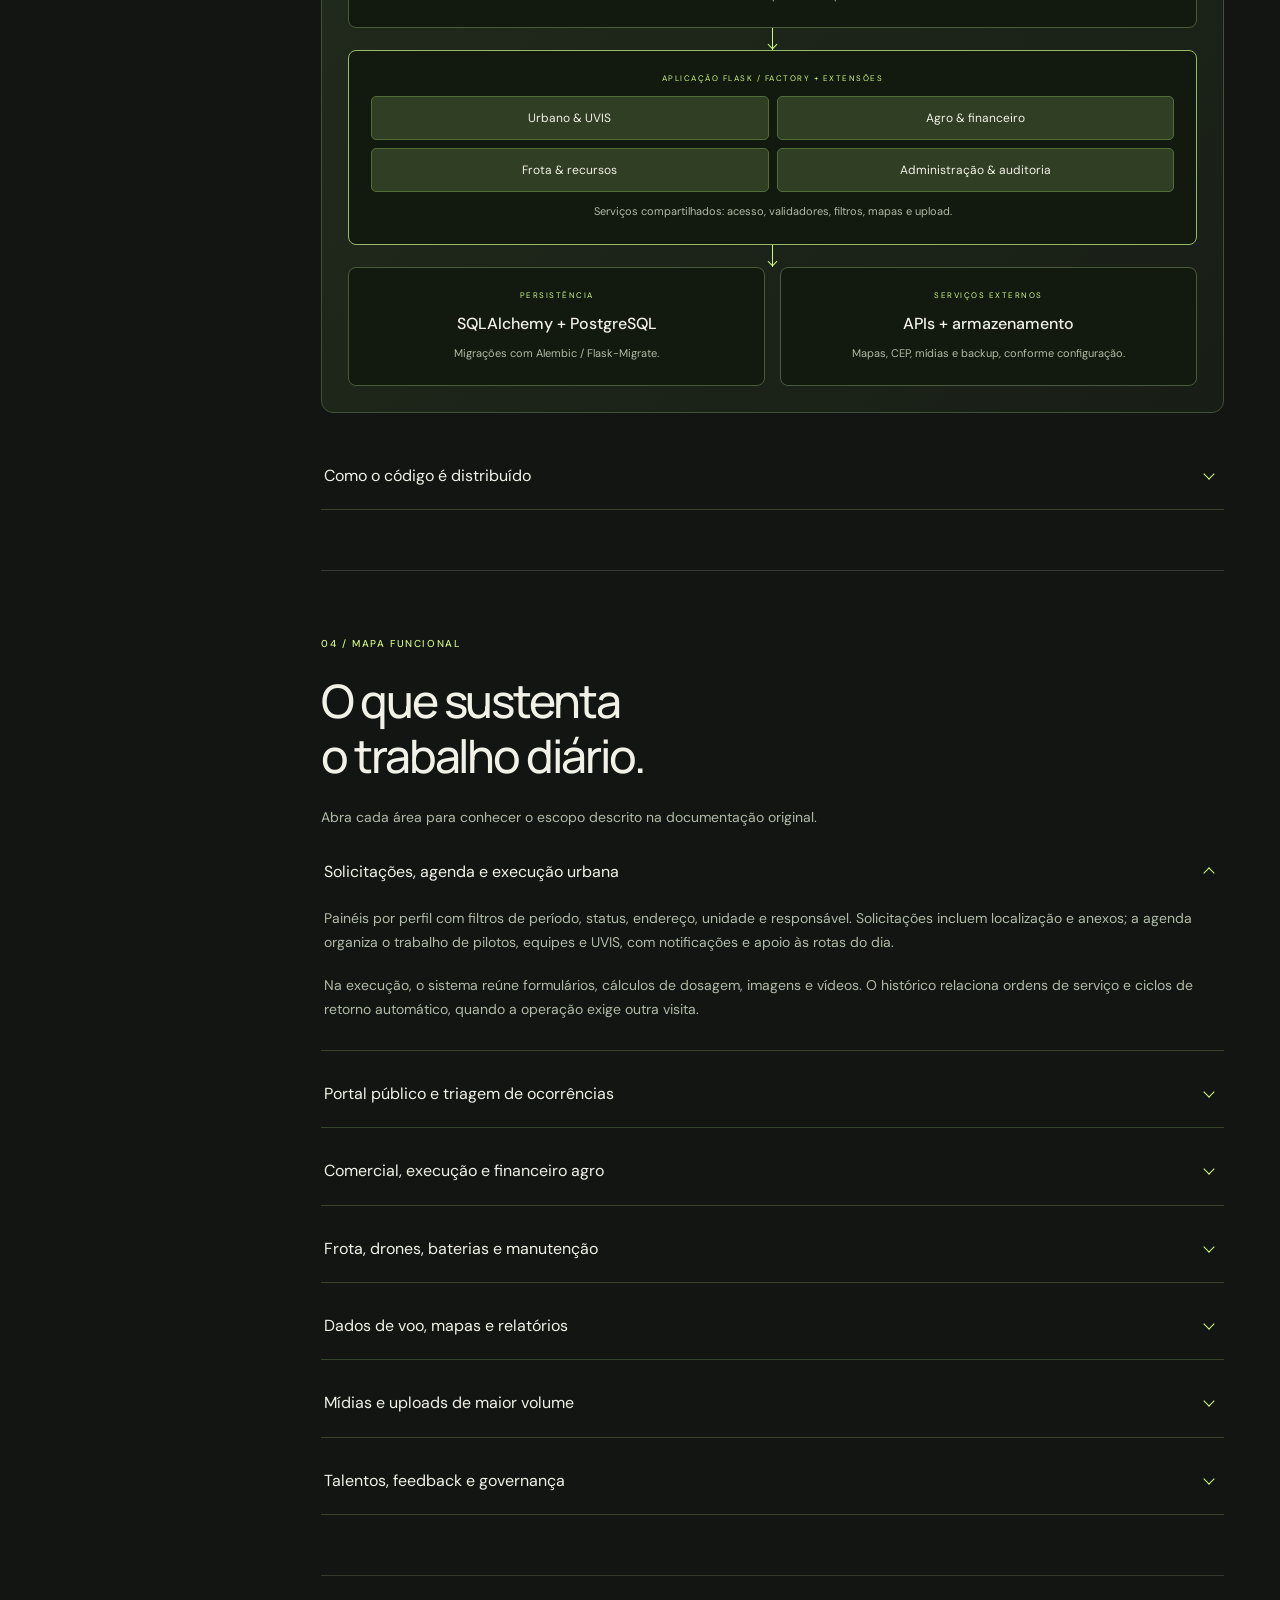
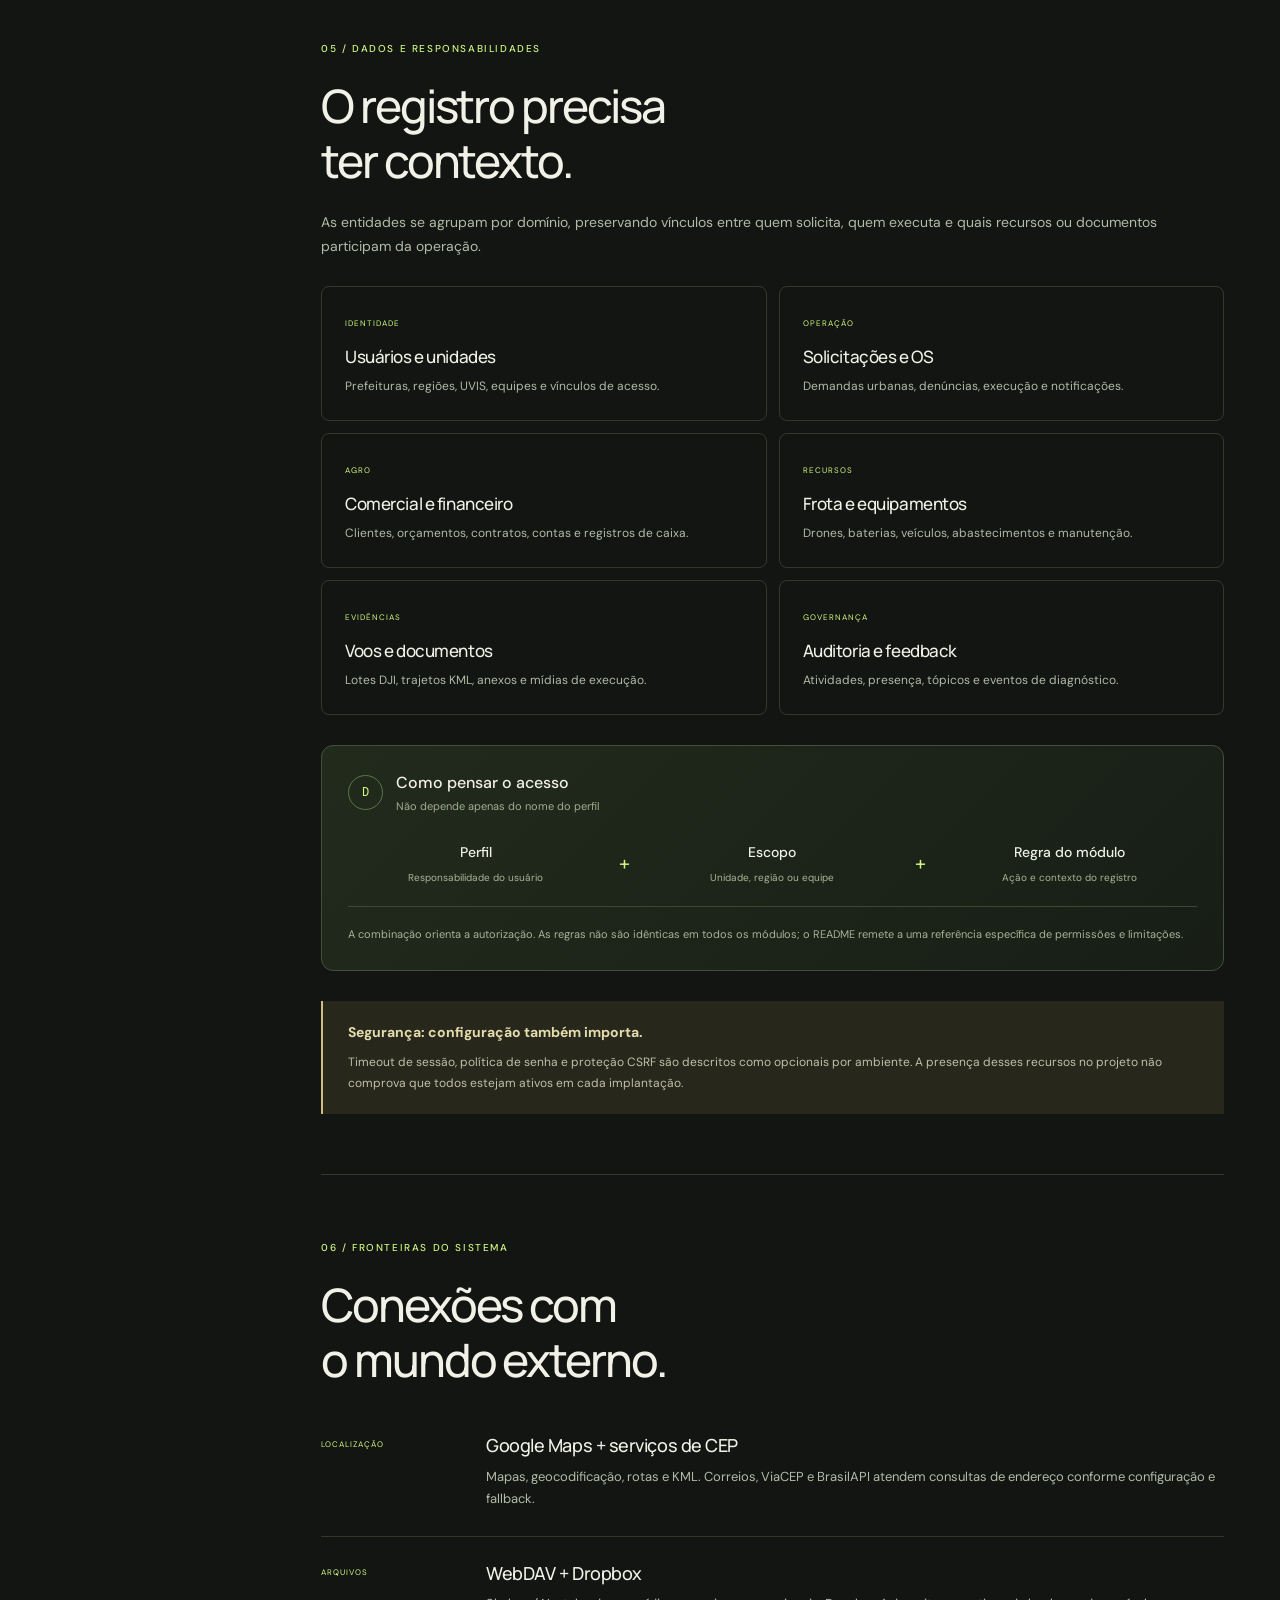
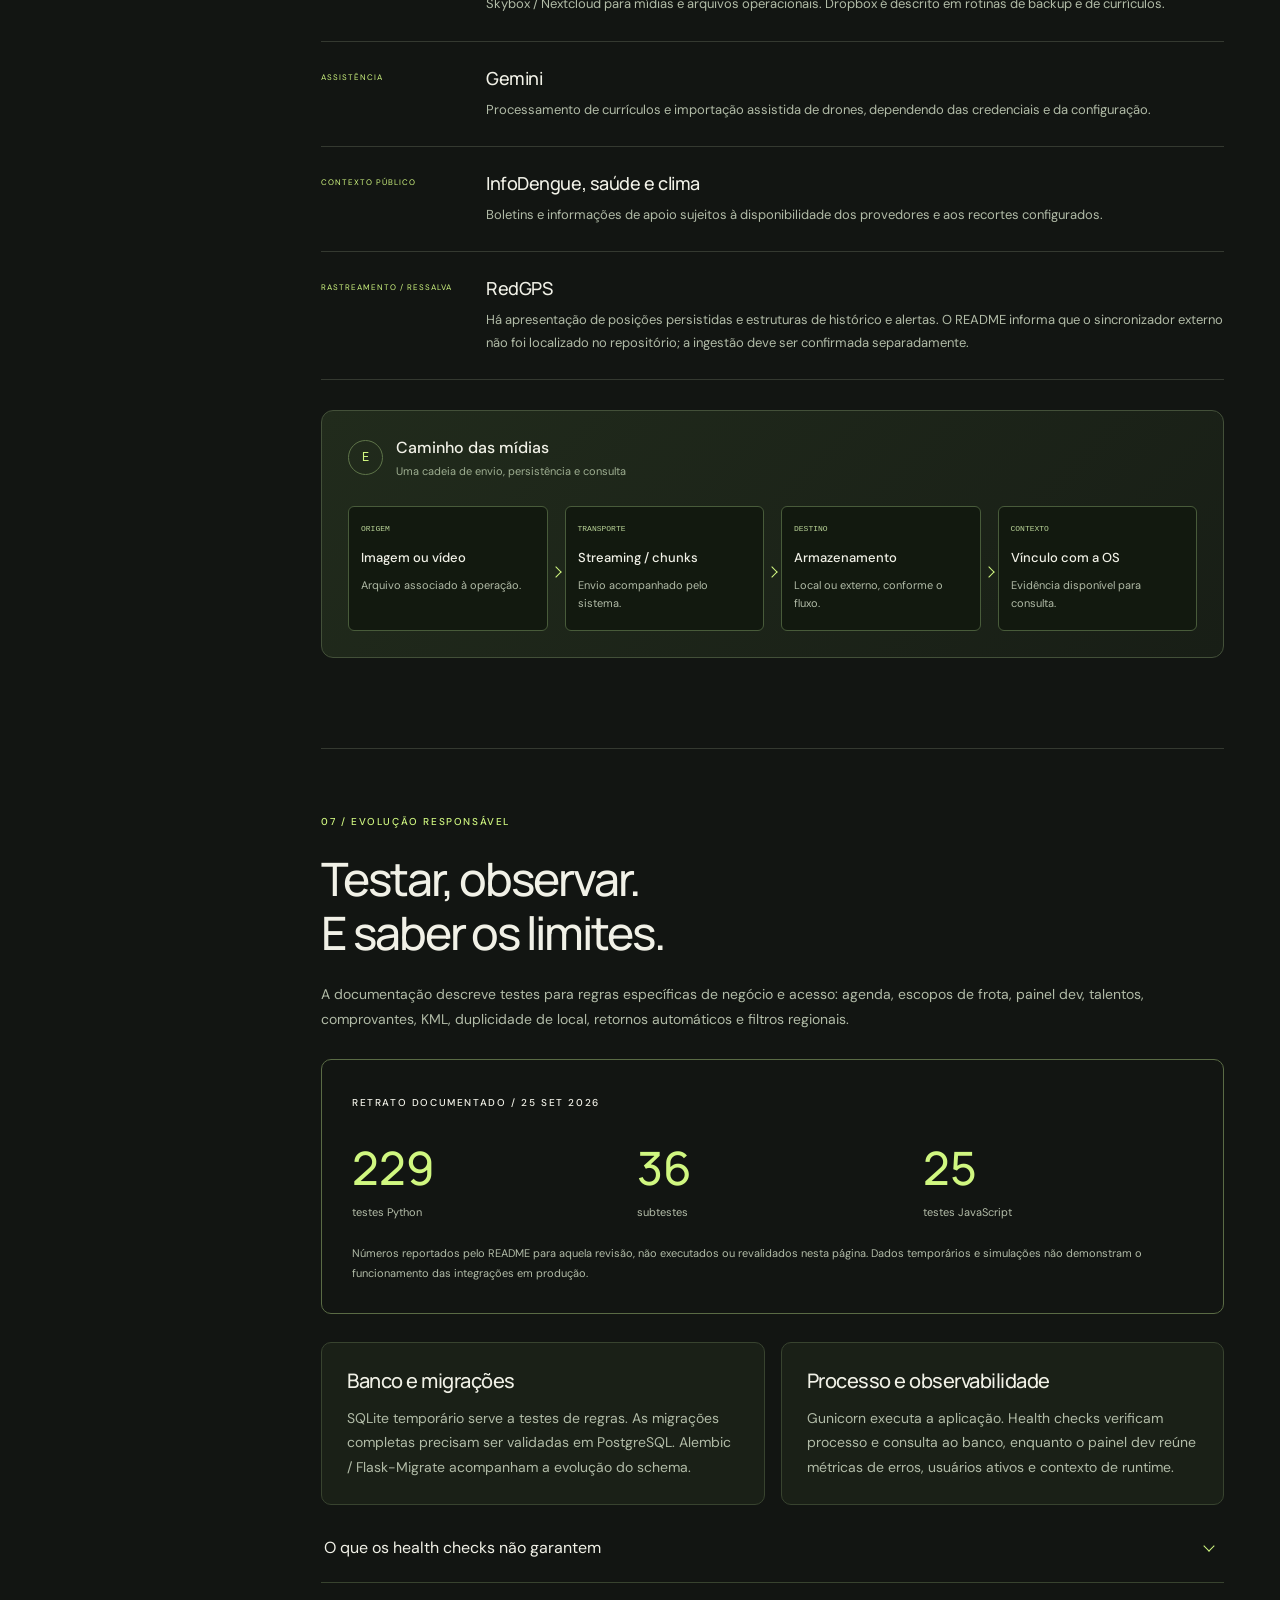
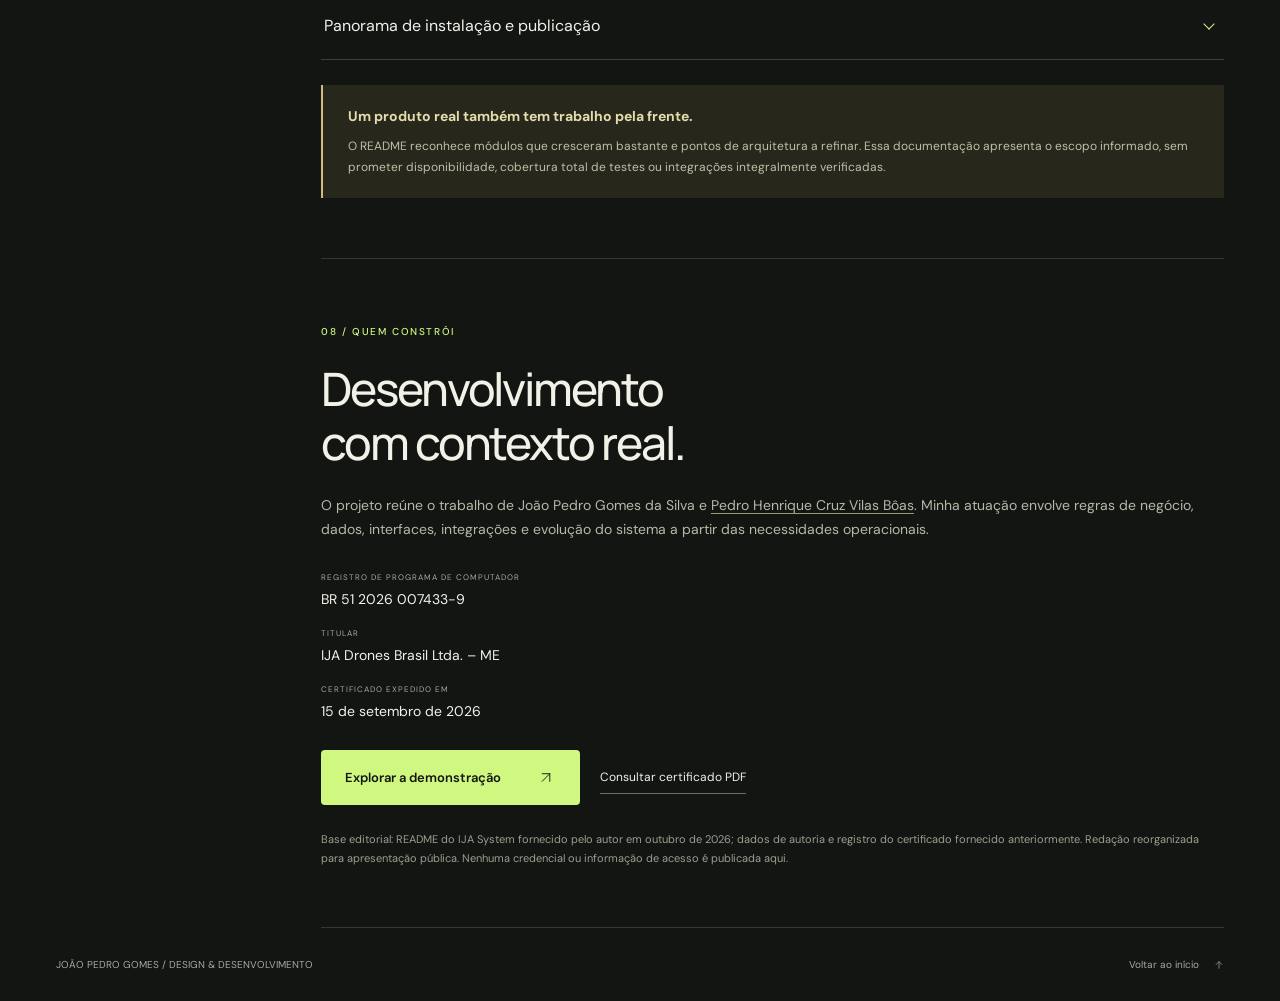
<file: ija-system.html>
<!doctype html>
<html lang="pt-BR">
<head>
  <meta charset="utf-8"/><meta name="viewport" content="width=device-width,initial-scale=1"/>
  <meta name="theme-color" content="#121512"/>
  <meta name="description" content="Conheça a arquitetura, os fluxos UVIS e agro, as integrações e as decisões técnicas do IJA System. Documentação de projeto no portfólio de João Pedro Gomes."/>
  <title>IJA System — Por dentro do projeto | João Pedro Gomes</title>
  <link rel="icon" href="assets/favicon.svg?v=jp-20261001" type="image/svg+xml"/>
  <link rel="preconnect" href="https://fonts.googleapis.com"/><link rel="preconnect" href="https://fonts.gstatic.com" crossorigin/>
  <link href="https://fonts.googleapis.com/css2?family=DM+Sans:wght@400;500;600;700&family=Manrope:wght@400;500;600;700;800&display=swap" rel="stylesheet"/>
  <link rel="stylesheet" href="assets/portfolio.css"/><link rel="stylesheet" href="assets/ui-icons.css"/><link rel="stylesheet" href="assets/ija-docs.css"/>
</head>
<body class="docs-page">
  <a class="skip-link" href="#documentacao">Pular para documentação</a>
  <header class="site-header"><nav class="container nav" aria-label="Navegação principal"><a class="wordmark" href="index.html" aria-label="João Pedro, portfólio">jp<span>.</span><span class="wordmark-name">João Pedro Gomes<br/><small>DESIGN & DESENVOLVIMENTO</small></span></a><a class="docs-back" href="index.html#case-ija"><svg class="ui-arrow" viewBox="0 0 24 24" aria-hidden="true"><path d="M20 12H4m7-7-7 7 7 7"/></svg> Voltar ao portfólio</a></nav></header>
  <main id="documentacao" class="container">
    <section class="docs-hero" aria-labelledby="docs-title">
      <div class="docs-kicker"><span class="eyebrow">CADERNO DE PROJETO / 01</span><span>EDIÇÃO · OUTUBRO 2026</span></div>
      <h1 id="docs-title">IJA System.<br/><span>A operação tem<br/>uma arquitetura.</span></h1>
      <div class="docs-intro"><p>Da solicitação de uma UVIS à execução em campo. Do orçamento agro à movimentação financeira. Uma plataforma para conectar pessoas, decisões e registros de operações com drones.</p><div class="docs-tech"><span>Python / Flask</span><span>PostgreSQL</span><span>Produto em evolução</span></div></div>
      <div class="docs-overview"><div><span>CONTEXTO</span><strong>Urbano + Agro</strong></div><div><span>ABORDAGEM</span><strong>Módulos por domínio</strong></div><div><span>FOCO</span><strong>Rastreabilidade operacional</strong></div></div>
      <p class="docs-source">Síntese editorial do README fornecido pelo autor. Os diagramas são conceituais, não um espelho completo do código. Esta página não acessa o ambiente de produção.</p>
    </section>
    <div class="docs-layout">
      <nav class="docs-index" aria-label="Índice da documentação"><span class="eyebrow">NESTE CADERNO</span><a href="#contexto">01 / Contexto</a><a href="#fluxos">02 / Fluxos operacionais</a><a href="#arquitetura">03 / Arquitetura</a><a href="#modulos">04 / Módulos</a><a href="#dados">05 / Dados e acesso</a><a href="#integracoes">06 / Integrações</a><a href="#qualidade">07 / Qualidade e operação</a><a href="#autoria">08 / Autoria</a></nav>
      <div class="docs-content">
        <section id="contexto" class="docs-section"><span class="eyebrow">01 / O PONTO DE PARTIDA</span><h2>O desafio não era só digitalizar uma planilha.</h2><p>Era preservar o contexto de uma operação inteira. Quando demandas, arquivos e aprovações ficam espalhados em mensagens e controles isolados, entender o que aconteceu — e o que ainda precisa acontecer — exige trabalho manual.</p><p>O IJA System reúne esses registros em um ambiente com acesso por perfil, histórico consultável e recortes por prefeitura, região, UVIS ou equipe. Segundo a documentação do projeto, é utilizado pela Oceano Azul e por UVIS de São Paulo no apoio às operações de combate à dengue, além da frente agro.</p><div class="docs-two"><article><span class="card-label">A NECESSIDADE</span><h3>Informação que acompanha o serviço.</h3><p>Manter a ligação entre endereço, autorização, responsável, execução e evidências, sem depender de reconstruir o histórico depois.</p></article><article><span class="card-label">A RESPOSTA</span><h3>Um percurso consultável.</h3><p>Painéis, agenda, ordens de serviço, anexos e relatórios compartilham o contexto operacional ao longo das etapas.</p></article></div></section>
        <section id="fluxos" class="docs-section"><span class="eyebrow">02 / DO PEDIDO À ENTREGA</span><h2>Duas operações.<br/>Uma base de gestão.</h2><p>Os percursos abaixo resumem as etapas principais. Validações, autorizações e exceções dependem de cada módulo e perfil.</p>
          <figure class="docs-diagram"><figcaption><span class="diagram-number">A</span><div><strong>Operação urbana / UVIS</strong><small>Endereço, agenda, execução e acompanhamento</small></div></figcaption><ol class="flow-track"><li><span>01</span><strong>Solicitar</strong><p>Endereço, foco, anexos e coordenadas.</p></li><li><span>02</span><strong>Validar</strong><p>CEP, localização e duplicidade, quando aplicável.</p></li><li><span>03</span><strong>Planejar</strong><p>Aprovação, agenda e equipe ou piloto.</p></li><li><span>04</span><strong>Executar</strong><p>OS, formulário, dosagem e evidências.</p></li></ol><div class="flow-fork"><span class="flow-question">Após a execução</span><div><strong>Nova visita necessária?</strong><p>O retorno automático encadeia outra OS no mesmo ciclo e volta ao planejamento.</p></div><div><strong>Ciclo encerrado</strong><p>Histórico e relatórios preservam os registros para consulta e prestação de contas.</p></div></div><p class="diagram-note">Entrada adicional: Portal do Cidadão → triagem central → coordenadoria / UVIS → possível conversão em solicitação. O portal gera protocolo e recebe até cinco anexos, conforme o README.</p></figure>
          <figure class="docs-diagram"><figcaption><span class="diagram-number">B</span><div><strong>Operação agro</strong><small>Do relacionamento comercial ao financeiro</small></div></figcaption><ol class="flow-track agro-flow"><li><span>01</span><strong>Preparar</strong><p>Clientes, recursos e mapeamento.</p></li><li><span>02</span><strong>Contratar</strong><p>Orçamento, contrato e comprovantes.</p></li><li><span>03</span><strong>Operar</strong><p>OS agro, piloto, logs de voo e rotas KML.</p></li><li><span>04</span><strong>Consolidar</strong><p>Relatório, recebimentos e controle financeiro.</p></li></ol><div class="flow-destination"><span>CONTINUIDADE FINANCEIRA</span><p>Contas a pagar e receber · bancos · caixa diário · fluxo de caixa · DRE gerencial</p></div></figure>
        </section>
        <section id="arquitetura" class="docs-section"><span class="eyebrow">03 / ORGANIZAÇÃO TÉCNICA</span><h2>Domínios separados.<br/>Contexto compartilhado.</h2><p>A aplicação usa uma factory Flask (<code>create_app</code>) para montar o ambiente e suas extensões. Os módulos concentram responsabilidades de negócio; componentes compartilhados atendem necessidades recorrentes, como validação, filtros, permissões e uploads.</p>
          <figure class="docs-diagram architecture"><figcaption><span class="diagram-number">C</span><div><strong>Arquitetura em camadas</strong><small>Leitura conceitual das responsabilidades</small></div></figcaption><div class="arch-layer"><span>EXPERIÊNCIA</span><strong>Jinja2 + HTML + CSS + JavaScript</strong><p>Painéis e formulários adaptados aos perfis de uso.</p></div><div class="arch-connector" aria-hidden="true"></div><div class="arch-layer arch-core"><span>APLICAÇÃO FLASK / FACTORY + EXTENSÕES</span><div class="arch-domains"><span>Urbano & UVIS</span><span>Agro & financeiro</span><span>Frota & recursos</span><span>Administração & auditoria</span></div><p>Serviços compartilhados: acesso, validadores, filtros, mapas e upload.</p></div><div class="arch-connector" aria-hidden="true"></div><div class="arch-bottom"><div class="arch-layer"><span>PERSISTÊNCIA</span><strong>SQLAlchemy + PostgreSQL</strong><p>Migrações com Alembic / Flask-Migrate.</p></div><div class="arch-layer"><span>SERVIÇOS EXTERNOS</span><strong>APIs + armazenamento</strong><p>Mapas, CEP, mídias e backup, conforme configuração.</p></div></div></figure>
          <details class="docs-detail"><summary>Como o código é distribuído</summary><dl class="code-map"><div><dt><code>app/__init__.py</code></dt><dd>Inicialização, extensões, presença, auditoria e verificações de saúde.</dd></div><div><dt><code>app/modules/</code></dt><dd>Domínios como solicitações, agro, agenda, veículos, pilotos e relatórios.</dd></div><div><dt><code>app/shared/</code> e <code>app/clients/</code></dt><dd>Utilitários reaproveitados e clientes para serviços externos.</dd></div><div><dt><code>app/models.py</code></dt><dd>Modelos relacionais da aplicação.</dd></div><div><dt><code>templates/</code> e <code>static/</code></dt><dd>Templates e recursos de interface.</dd></div><div><dt><code>migrations/</code>, <code>scripts/</code>, <code>tests/</code></dt><dd>Evolução do banco, tarefas auxiliares e verificações automatizadas.</dd></div></dl></details>
        </section>
        <section id="modulos" class="docs-section"><span class="eyebrow">04 / MAPA FUNCIONAL</span><h2>O que sustenta<br/>o trabalho diário.</h2><p>Abra cada área para conhecer o escopo descrito na documentação original.</p>
          <details class="docs-detail" open><summary>Solicitações, agenda e execução urbana</summary><p>Painéis por perfil com filtros de período, status, endereço, unidade e responsável. Solicitações incluem localização e anexos; a agenda organiza o trabalho de pilotos, equipes e UVIS, com notificações e apoio às rotas do dia.</p><p>Na execução, o sistema reúne formulários, cálculos de dosagem, imagens e vídeos. O histórico relaciona ordens de serviço e ciclos de retorno automático, quando a operação exige outra visita.</p></details>
          <details class="docs-detail"><summary>Portal público e triagem de ocorrências</summary><p>O cidadão registra uma ocorrência com identificação, endereço e consentimento. A triagem encaminha o protocolo para os responsáveis e a UVIS pode convertê-lo em demanda operacional. Notícias, boletins e contexto de saúde dependem das fontes externas e da configuração municipal.</p></details>
          <details class="docs-detail"><summary>Comercial, execução e financeiro agro</summary><p>Cadastros de clientes, fornecedores, equipes, pilotos e equipamentos apoiam o fluxo de orçamento, contrato, comprovante e OS agro. Mapeamentos, logs e KML complementam o registro da execução.</p><p>O financeiro organiza entradas e saídas, categorias, contas a pagar e receber, bancos, conciliação, competência e abertura ou fechamento de caixa diário. Há visões de fluxo de caixa, DRE gerencial e exportação de documentos.</p></details>
          <details class="docs-detail"><summary>Frota, drones, baterias e manutenção</summary><p>Veículos e equipamentos têm cadastros, responsáveis e registros operacionais. A frota acompanha quilometragem, turnos, abastecimentos e anexos, como notas fiscais e fotos de painel. Alertas de limpeza e checklists semanais apoiam a rotina de veículos e drones.</p><p>O domínio de manutenção inclui peças em estoque, intervenções e consumo de peças. Regras de supervisão e validação de quilometragem variam conforme o tipo de lançamento.</p></details>
          <details class="docs-detail"><summary>Dados de voo, mapas e relatórios</summary><p>Planilhas DJI são importadas em lotes, com identificação de duplicidade por fingerprint. Registros associam piloto, equipe, drone, duração, área e bateria. Arquivos KML representam trajetos e podem ser vinculados às OS de forma manual ou assistida.</p><p>Planilhas Excel e arquivos PDF atendem solicitações, agenda, histórico, retornos, operações agro e financeiro. A stack inclui OpenPyXL, Pandas, ReportLab, WeasyPrint e Pypdf.</p></details>
          <details class="docs-detail"><summary>Mídias e uploads de maior volume</summary><p>O envio de arquivos pode usar streaming, divisão em partes e sessões em segundo plano. O objetivo é reduzir pressão de memória e risco de timeout, com acompanhamento do estado do upload e arquivos vinculados ao contexto correto.</p><p>O armazenamento externo utiliza WebDAV, com suporte a Skybox / Nextcloud. A remoção controlada de mídias pode incluir a exclusão do arquivo remoto correspondente.</p></details>
          <details class="docs-detail"><summary>Talentos, feedback e governança</summary><p>O banco de talentos agro organiza candidatos, currículos e metadados, com visualização e download de PDFs. A central de feedback reúne tópicos, prioridade, status, comentários e anexos para acompanhar sugestões e problemas.</p><p>Auditoria, presença e painel de desenvolvimento oferecem contexto para diagnóstico. O sistema registra determinadas ações de alteração, com usuário, endpoint e resultado, seguindo filtros e exclusões definidos na aplicação.</p></details>
        </section>
        <section id="dados" class="docs-section"><span class="eyebrow">05 / DADOS E RESPONSABILIDADES</span><h2>O registro precisa<br/>ter contexto.</h2><p>As entidades se agrupam por domínio, preservando vínculos entre quem solicita, quem executa e quais recursos ou documentos participam da operação.</p>
          <div class="data-domains"><article><span>IDENTIDADE</span><h3>Usuários e unidades</h3><p>Prefeituras, regiões, UVIS, equipes e vínculos de acesso.</p></article><article><span>OPERAÇÃO</span><h3>Solicitações e OS</h3><p>Demandas urbanas, denúncias, execução e notificações.</p></article><article><span>AGRO</span><h3>Comercial e financeiro</h3><p>Clientes, orçamentos, contratos, contas e registros de caixa.</p></article><article><span>RECURSOS</span><h3>Frota e equipamentos</h3><p>Drones, baterias, veículos, abastecimentos e manutenção.</p></article><article><span>EVIDÊNCIAS</span><h3>Voos e documentos</h3><p>Lotes DJI, trajetos KML, anexos e mídias de execução.</p></article><article><span>GOVERNANÇA</span><h3>Auditoria e feedback</h3><p>Atividades, presença, tópicos e eventos de diagnóstico.</p></article></div>
          <figure class="access-diagram docs-diagram"><figcaption><span class="diagram-number">D</span><div><strong>Como pensar o acesso</strong><small>Não depende apenas do nome do perfil</small></div></figcaption><div class="access-equation"><div><strong>Perfil</strong><span>Responsabilidade do usuário</span></div><b aria-hidden="true">+</b><div><strong>Escopo</strong><span>Unidade, região ou equipe</span></div><b aria-hidden="true">+</b><div><strong>Regra do módulo</strong><span>Ação e contexto do registro</span></div></div><p class="diagram-note">A combinação orienta a autorização. As regras não são idênticas em todos os módulos; o README remete a uma referência específica de permissões e limitações.</p></figure>
          <aside class="docs-caution"><strong>Segurança: configuração também importa.</strong><p>Timeout de sessão, política de senha e proteção CSRF são descritos como opcionais por ambiente. A presença desses recursos no projeto não comprova que todos estejam ativos em cada implantação.</p></aside>
        </section>
        <section id="integracoes" class="docs-section"><span class="eyebrow">06 / FRONTEIRAS DO SISTEMA</span><h2>Conexões com<br/>o mundo externo.</h2><div class="integration-list"><article><span>LOCALIZAÇÃO</span><h3>Google Maps + serviços de CEP</h3><p>Mapas, geocodificação, rotas e KML. Correios, ViaCEP e BrasilAPI atendem consultas de endereço conforme configuração e fallback.</p></article><article><span>ARQUIVOS</span><h3>WebDAV + Dropbox</h3><p>Skybox / Nextcloud para mídias e arquivos operacionais. Dropbox é descrito em rotinas de backup e de currículos.</p></article><article><span>ASSISTÊNCIA</span><h3>Gemini</h3><p>Processamento de currículos e importação assistida de drones, dependendo das credenciais e da configuração.</p></article><article><span>CONTEXTO PÚBLICO</span><h3>InfoDengue, saúde e clima</h3><p>Boletins e informações de apoio sujeitos à disponibilidade dos provedores e aos recortes configurados.</p></article><article><span>RASTREAMENTO / RESSALVA</span><h3>RedGPS</h3><p>Há apresentação de posições persistidas e estruturas de histórico e alertas. O README informa que o sincronizador externo não foi localizado no repositório; a ingestão deve ser confirmada separadamente.</p></article></div>
          <figure class="docs-diagram"><figcaption><span class="diagram-number">E</span><div><strong>Caminho das mídias</strong><small>Uma cadeia de envio, persistência e consulta</small></div></figcaption><ol class="flow-track"><li><span>ORIGEM</span><strong>Imagem ou vídeo</strong><p>Arquivo associado à operação.</p></li><li><span>TRANSPORTE</span><strong>Streaming / chunks</strong><p>Envio acompanhado pelo sistema.</p></li><li><span>DESTINO</span><strong>Armazenamento</strong><p>Local ou externo, conforme o fluxo.</p></li><li><span>CONTEXTO</span><strong>Vínculo com a OS</strong><p>Evidência disponível para consulta.</p></li></ol></figure>
        </section>
        <section id="qualidade" class="docs-section"><span class="eyebrow">07 / EVOLUÇÃO RESPONSÁVEL</span><h2>Testar, observar.<br/>E saber os limites.</h2><p>A documentação descreve testes para regras específicas de negócio e acesso: agenda, escopos de frota, painel dev, talentos, comprovantes, KML, duplicidade de local, retornos automáticos e filtros regionais.</p><div class="quality-snapshot"><span class="eyebrow">RETRATO DOCUMENTADO / 25 SET 2026</span><div><strong>229<small>testes Python</small></strong><strong>36<small>subtestes</small></strong><strong>25<small>testes JavaScript</small></strong></div><p>Números reportados pelo README para aquela revisão, não executados ou revalidados nesta página. Dados temporários e simulações não demonstram o funcionamento das integrações em produção.</p></div>
          <div class="docs-two"><article><h3>Banco e migrações</h3><p>SQLite temporário serve a testes de regras. As migrações completas precisam ser validadas em PostgreSQL. Alembic / Flask-Migrate acompanham a evolução do schema.</p></article><article><h3>Processo e observabilidade</h3><p>Gunicorn executa a aplicação. Health checks verificam processo e consulta ao banco, enquanto o painel dev reúne métricas de erros, usuários ativos e contexto de runtime.</p></article></div>
          <details class="docs-detail"><summary>O que os health checks não garantem</summary><p><code>/healthz</code> verifica a resposta do processo. <code>/healthz/full</code> executa uma consulta simples ao banco e sinaliza erro SQL, mas não valida todas as tabelas, regras de negócio ou integrações. Uma resposta saudável não equivale a uma auditoria completa.</p></details>
          <details class="docs-detail"><summary>Panorama de instalação e publicação</summary><p>O roteiro do README passa por ambiente virtual Python, dependências, variáveis de ambiente, PostgreSQL local exclusivo e uma chave secreta gerada para a instalação. Não há banco padrão nem credencial inicial.</p><p>Depois de verificar o banco de destino, aplicam-se as migrações e inicia-se a aplicação local. O endereço documentado usa a porta 5002. Na publicação, o Procfile constrói o CSS, aplica migrações e inicia Gunicorn; a etapa de migração é incondicional no comando descrito.</p><p>Esta página é um panorama de portfólio, não um runbook de produção. Configuração, primeiro administrador, backup, restauração e diagnóstico exigem os guias completos do repositório, que não foram fornecidos aqui.</p></details>
          <aside class="docs-caution"><strong>Um produto real também tem trabalho pela frente.</strong><p>O README reconhece módulos que cresceram bastante e pontos de arquitetura a refinar. Essa documentação apresenta o escopo informado, sem prometer disponibilidade, cobertura total de testes ou integrações integralmente verificadas.</p></aside>
        </section>
        <section id="autoria" class="docs-section docs-authorship"><span class="eyebrow">08 / QUEM CONSTRÓI</span><h2>Desenvolvimento<br/>com contexto real.</h2><p>O projeto reúne o trabalho de João Pedro Gomes da Silva e <a class="coauthor-link" href="https://pedro-cruzz.github.io/portfolio_dev/" target="_blank" rel="noopener noreferrer" title="Portfólio de Pedro Henrique — abre em nova aba">Pedro Henrique Cruz Vilas Bôas</a>. Minha atuação envolve regras de negócio, dados, interfaces, integrações e evolução do sistema a partir das necessidades operacionais.</p><dl><div><dt>REGISTRO DE PROGRAMA DE COMPUTADOR</dt><dd>BR 51 2026 007433-9</dd></div><div><dt>TITULAR</dt><dd>IJA Drones Brasil Ltda. – ME</dd></div><div><dt>CERTIFICADO EXPEDIDO EM</dt><dd>15 de setembro de 2026</dd></div></dl><div class="docs-actions"><a class="button button-lime" href="index.html#mockup-ija">Explorar a demonstração <svg class="ui-arrow" viewBox="0 0 24 24" aria-hidden="true"><path d="M5 19 19 5M5 5h14v14"/></svg></a><a class="text-link" href="assets/registro-ija-system-inpi.pdf" target="_blank" rel="noopener">Consultar certificado PDF</a></div><p class="docs-source">Base editorial: README do IJA System fornecido pelo autor em outubro de 2026; dados de autoria e registro do certificado fornecido anteriormente. Redação reorganizada para apresentação pública. Nenhuma credencial ou informação de acesso é publicada aqui.</p></section>
      </div>
    </div>
  </main>
  <footer class="container docs-footer"><span>JOÃO PEDRO GOMES / DESIGN & DESENVOLVIMENTO</span><a href="#documentacao">Voltar ao início <svg class="ui-arrow" viewBox="0 0 24 24" aria-hidden="true"><path d="M12 20V4m-7 7 7-7 7 7"/></svg></a></footer>
</body>
</html>
</file>
<file: assets/portfolio.css>
:root {
  --bg: #121512;
  --surface: #1a1e19;
  --ink: #f1f1e7;
  --muted: #a4aaa0;
  --line: #343930;
  --lime: #d0f780;
  --font: "DM Sans", sans-serif;
  --heading: "Manrope", sans-serif;
  color-scheme: dark;
}
.coauthor-link {
  text-decoration: underline;
  text-decoration-color: #8ba36d;
  text-underline-offset: 3px;
}
.coauthor-link:hover {
  color: var(--lime);
}
.registration-card {
  display: grid;
  grid-template-columns: 86px 1fr auto;
  gap: 30px;
  align-items: center;
  padding: 32px;
  margin: 16px 0 44px;
  border: 1px solid #48523c;
  border-radius: 12px;
  background: linear-gradient(115deg, #222a1c, #191f17);
}
.registration-mark {
  display: flex;
  flex-direction: column;
  align-items: center;
  gap: 10px;
  color: var(--lime);
  font: 600 11px var(--font);
  letter-spacing: 0.18em;
}
.registration-mark svg {
  width: 42px;
  height: 50px;
}
.registration-copy .eyebrow {
  font-size: 8px;
  color: var(--lime);
}
.registration-copy h3 {
  font-size: 23px;
  font-weight: 500;
  letter-spacing: -0.04em;
  margin: 12px 0;
}
.registration-copy > p {
  font-size: 12px;
  color: var(--muted);
  max-width: 630px;
}
.registration-copy dl {
  display: flex;
  flex-wrap: wrap;
  gap: 18px 30px;
  margin: 20px 0 0;
}
.registration-copy dt {
  color: var(--muted);
  font-size: 7px;
  letter-spacing: 0.08em;
}
.registration-copy dd {
  margin: 6px 0 0;
  font-size: 10px;
}
.registration-card .registration-link {
  display: grid;
  grid-template-columns: 1fr auto;
  font-size: 12px;
  white-space: nowrap;
}
.registration-link > span {
  margin-left: 12px;
}
.registration-link small {
  grid-column: 1 / -1;
  display: block;
  font-size: 8px;
  color: var(--muted);
  margin-top: 8px;
}
@media (max-width: 1000px) {
  .registration-card {
    grid-template-columns: 60px 1fr;
    gap: 23px;
  }
  .registration-link {
    grid-column: 2;
    justify-self: start;
  }
}
@media (max-width: 600px) {
  .registration-card {
    grid-template-columns: 1fr;
    padding: 25px;
    gap: 20px;
  }
  .registration-mark {
    flex-direction: row;
    justify-content: flex-start;
  }
  .registration-mark svg {
    width: 30px;
    height: 35px;
  }
  .registration-link {
    grid-column: 1;
  }
  .registration-copy h3 {
    font-size: 23px;
  }
  .registration-copy dl {
    flex-direction: column;
    gap: 15px;
  }
}
* {
  box-sizing: border-box;
}
html {
  scroll-behavior: smooth;
  scroll-padding-top: 100px;
}
body {
  margin: 0;
  background: var(--bg);
  color: var(--ink);
  font-family: var(--font);
  -webkit-font-smoothing: antialiased;
}
button,
input,
select {
  font: inherit;
}
button,
a {
  -webkit-tap-highlight-color: transparent;
}
a {
  color: inherit;
  text-decoration: none;
}
button {
  cursor: pointer;
}
img {
  max-width: 100%;
  display: block;
}
button:focus-visible,
a:focus-visible,
input:focus-visible,
select:focus-visible {
  outline: 3px solid #89a940;
  outline-offset: 5px;
}
::selection {
  background: var(--lime);
  color: var(--bg);
}
h1,
h2,
h3,
h4,
p {
  margin: 0;
}
h1,
h2,
h3 {
  font-family: var(--heading);
}
p {
  line-height: 1.75;
}
.container {
  width: min(1280px, calc(100% - 112px));
  margin-inline: auto;
}
.skip-link {
  position: fixed;
  top: -80px;
  left: 20px;
  z-index: 100;
  background: var(--lime);
  color: var(--bg);
  padding: 15px;
}
.skip-link:focus {
  top: 10px;
}
.site-header {
  border-bottom: 1px solid var(--line);
  background: var(--bg);
}
.nav {
  height: 100px;
  display: flex;
  align-items: center;
  justify-content: space-between;
  gap: 30px;
}
.wordmark {
  font-family: var(--heading);
  font-size: 48px;
  font-weight: 800;
  letter-spacing: -5px;
  display: flex;
  align-items: center;
  line-height: 1;
}
.wordmark > span:first-child {
  color: var(--lime);
}
.wordmark-name {
  font: 600 13px var(--font);
  letter-spacing: 0;
  margin-left: 24px;
  line-height: 1.65;
}
.wordmark-name small {
  font-size: 8px;
  font-weight: 400;
  letter-spacing: 1.6px;
  color: var(--muted);
}
.nav-links {
  display: flex;
  align-items: center;
  gap: 36px;
  font-size: 13px;
}
.nav-links a {
  transition: color 0.2s;
}
.nav-links a:hover {
  color: var(--lime);
}
.nav-contact {
  border: 1px solid #69715e;
  padding: 13px 19px;
  border-radius: 4px;
}
.nav-contact span {
  margin-left: 22px;
}
.menu-toggle {
  display: none;
}
.hero {
  padding-top: 66px;
}
.hero-kicker {
  display: flex;
  gap: 10px;
  align-items: center;
  font-size: 10px;
  letter-spacing: 1.7px;
}
.status-dot,
.live-dot {
  display: inline-block;
  width: 7px;
  height: 7px;
  border-radius: 50%;
  background: var(--lime);
  flex-shrink: 0;
}
.kicker-end {
  margin-left: auto;
  color: var(--muted);
}
.hero h1 {
  font-weight: 500;
  font-size: clamp(60px, 7.8vw, 112px);
  letter-spacing: -0.069em;
  line-height: 1.08;
  margin-top: 40px;
}
.hero h1 > span {
  color: var(--lime);
}
.hero-bottom {
  display: flex;
  justify-content: space-between;
  align-items: center;
  gap: 40px;
  margin-top: 42px;
}
.hero-bottom p {
  font-size: 16px;
  color: #b8bcb3;
  max-width: 460px;
}
.hero-actions {
  display: flex;
  align-items: center;
  gap: 30px;
}
.button {
  display: inline-flex;
  justify-content: space-between;
  align-items: center;
  gap: 35px;
  padding: 19px 24px;
  border-radius: 4px;
  font-size: 13px;
  font-weight: 600;
  transition:
    transform 0.2s,
    background 0.2s;
}
.button:hover {
  transform: translateY(-3px);
}
.button span {
  font-size: 22px;
}
.button-lime {
  background: var(--lime);
  color: var(--bg);
}
.text-link {
  display: inline-flex;
  align-items: center;
  gap: 20px;
  border-bottom: 1px solid #68705e;
  padding-block: 8px;
  font-size: 12px;
}
.text-link:hover {
  color: var(--lime);
}
.hero-caption {
  display: flex;
  justify-content: space-between;
  padding: 40px 0 28px;
  margin-top: 22px;
  border-bottom: 1px solid var(--line);
  font-size: 9px;
  letter-spacing: 1.4px;
  color: #8e9588;
}
.featured-section {
  padding: 65px 0 105px;
}
.section-heading {
  display: flex;
  justify-content: space-between;
  align-items: center;
  gap: 20px;
}
.eyebrow {
  font-size: 10px;
  letter-spacing: 1.6px;
  font-weight: 500;
}
.subtle {
  font-size: 12px;
  color: var(--muted);
}
.project-heading {
  display: flex;
  justify-content: space-between;
  align-items: center;
  margin-top: 65px;
}
.project-label {
  display: flex;
  align-items: center;
  gap: 8px;
  font-size: 9px;
  letter-spacing: 1.3px;
  color: var(--muted);
}
.project-heading h2 {
  font-size: 70px;
  letter-spacing: -4px;
  font-weight: 500;
  margin-top: 12px;
  line-height: 1.1;
}
.accent {
  font-size: 24px;
  color: var(--lime);
  vertical-align: top;
  position: relative;
  top: 10px;
  margin-left: 8px;
}
.round-link {
  display: grid;
  place-items: center;
  font-size: 34px;
  border: 1px solid #4d5547;
  border-radius: 50%;
  width: 64px;
  height: 64px;
  transition:
    background 0.2s,
    color 0.2s;
}
.round-link:hover {
  background: var(--lime);
  color: var(--bg);
}
.project-intro {
  display: flex;
  justify-content: space-between;
  align-items: end;
  margin: 23px 0 32px;
}
.project-intro > p {
  font-size: 17px;
  line-height: 1.55;
  color: #b8bcb3;
}
.tags {
  display: flex;
  gap: 8px;
  flex-wrap: wrap;
}
.tags > span {
  border: 1px solid #424a3b;
  border-radius: 40px;
  padding: 8px 13px;
  font-size: 10px;
  color: #b8bcb3;
}
.mockup-stage {
  background: #25362f;
  background-image:
    radial-gradient(ellipse at 15% 0, #3e5b47, transparent 65%),
    linear-gradient(135deg, transparent 40%, #192b29);
  border: 1px solid #425443;
  border-radius: 10px;
  padding: 25px 30px 20px;
  position: relative;
  overflow: hidden;
}
.mockup-stage:before {
  content: "";
  position: absolute;
  inset: 0;
  background-image:
    linear-gradient(#ffffff04 1px, transparent 1px),
    linear-gradient(90deg, #ffffff04 1px, transparent 1px);
  background-size: 70px 70px;
  opacity: 0.5;
  pointer-events: none;
}
.stage-heading,
.stage-footer {
  display: flex;
  align-items: center;
  justify-content: space-between;
  gap: 15px;
  position: relative;
}
.stage-heading > span {
  font-size: 9px;
  letter-spacing: 1.4px;
  display: flex;
  align-items: center;
  gap: 8px;
  color: #d4e1cf;
}
.segment-control {
  padding: 4px;
  background: #15221dd9;
  border: 1px solid #586c554d;
  border-radius: 30px;
  display: flex;
  gap: 3px;
}
.segment-control button {
  border: 0;
  background: transparent;
  color: #c1cebe;
  padding: 9px 17px;
  font-size: 10px;
  border-radius: 24px;
  transition: background 0.2s;
}
.segment-control button.active {
  background: #e2efdb;
  color: #244238;
}
.app-window {
  --app-bg: #f4f7fa;
  --app-card: #fff;
  --app-ink: #344c64;
  --app-muted: #7588a3;
  --app-line: #e4eaf2;
  --app-blue: #097fb8;
  --app-soft: #e5f4fc;
  color-scheme: light;
  color: var(--app-ink);
  background: var(--app-card);
  border-radius: 17px;
  overflow: hidden;
  margin-top: 25px;
  box-shadow: 0 22px 50px #06140f60;
  position: relative;
  font-family: var(--font);
}
.app-window.dark {
  --app-bg: #16212b;
  --app-card: #202e3a;
  --app-ink: #d7e4ef;
  --app-muted: #9eafc0;
  --app-line: #344654;
  --app-blue: #61c8f0;
  --app-soft: #243f50;
  color-scheme: dark;
}
.app-topbar {
  height: 66px;
  display: flex;
  align-items: center;
  gap: 13px;
  padding: 0 20px;
  border-bottom: 1px solid var(--app-line);
}
.app-menu {
  display: grid;
  place-items: center;
  background: transparent;
  border: 1px solid var(--app-blue);
  border-radius: 50%;
  color: var(--app-blue);
  width: 35px;
  height: 35px;
  font-size: 18px;
}
.ija-logo {
  border: 2px solid var(--app-blue);
  color: var(--app-blue);
  width: 35px;
  height: 35px;
  border-radius: 50%;
  display: grid;
  place-items: center;
  font:
    bold 12px Georgia,
    serif;
}
.app-topbar > strong {
  color: var(--app-blue);
  font:
    500 15px Georgia,
    serif;
}
.app-theme {
  margin-left: auto;
  background: var(--app-bg);
  color: var(--app-ink);
  border: 1px solid var(--app-line);
  border-radius: 30px;
  padding: 9px 13px;
  font-size: 9px;
  display: flex;
  align-items: center;
  gap: 8px;
}
.app-theme > span:first-child {
  font-size: 17px;
}
.app-avatar {
  display: grid;
  place-items: center;
  width: 30px;
  height: 30px;
  background: var(--app-soft);
  border-radius: 50%;
  color: var(--app-blue);
  font-size: 10px;
}
.app-body {
  display: grid;
  grid-template-columns: 175px minmax(0, 1fr);
  min-height: 410px;
}
.app-sidebar {
  padding: 18px 10px 12px;
  display: flex;
  flex-direction: column;
  border-right: 1px solid var(--app-line);
}
.sidebar-links {
  display: grid;
  gap: 8px;
}
.sidebar-links button {
  background: transparent;
  border: 0;
  color: var(--app-muted);
  text-align: left;
  padding: 12px 13px;
  font-size: 10px;
  border-radius: 8px;
  font-weight: 600;
  display: flex;
  gap: 15px;
  align-items: center;
}
.sidebar-links button.selected {
  background: var(--app-soft);
  color: var(--app-blue);
}
.sidebar-links button:hover {
  background: var(--app-bg);
}
.sidebar-links button > span {
  color: var(--app-blue);
  font-size: 14px;
}
.sidebar-static {
  display: grid;
  gap: 22px;
  padding: 20px 13px;
  font-size: 14px;
  color: var(--app-blue);
}
.sidebar-static > span {
  display: flex;
  gap: 15px;
}
.sidebar-static > span > span {
  font-size: 10px;
  color: var(--app-muted);
  font-weight: 600;
}
.sidebar-footer {
  display: flex;
  align-items: center;
  gap: 10px;
  border-top: 1px solid var(--app-line);
  padding: 16px 5px 0;
  margin-top: auto;
  font-size: 9px;
}
.sidebar-footer small {
  display: block;
  font-size: 7px;
  color: var(--app-muted);
  margin-top: 4px;
}
.mini-avatar {
  background: var(--app-soft);
  color: var(--app-blue);
  border-radius: 50%;
  padding: 8px;
}
.app-main {
  background: var(--app-bg);
  padding: 25px 22px;
  min-width: 0;
  min-height: 446px;
}
.app-status {
  padding: 10px 20px;
  border-top: 1px solid var(--app-line);
  display: flex;
  justify-content: space-between;
  gap: 12px;
  font-size: 8px;
  color: var(--app-muted);
}
.app-status > span:first-child {
  display: flex;
  align-items: center;
  gap: 6px;
  letter-spacing: 0.7px;
}
.app-status .live-dot {
  background: #22a47c;
  width: 5px;
  height: 5px;
}
.stage-footer {
  font-size: 8px;
  letter-spacing: 0.8px;
  color: #aabdae;
  margin-top: 23px;
}
.stage-footer span:last-child {
  letter-spacing: 0;
}
.app-title-row {
  display: flex;
  justify-content: space-between;
  align-items: center;
  gap: 15px;
  margin-bottom: 20px;
}
.app-title h3 {
  font-size: 24px;
  color: var(--app-blue);
  font-weight: 800;
  letter-spacing: -1px;
}
.app-title p {
  font-size: 9px;
  color: var(--app-muted);
  margin-top: 3px;
}
.app-actions {
  display: flex;
  gap: 7px;
}
.app-action {
  padding: 10px 13px;
  border-radius: 30px;
  background: #04a6c2;
  border: 0;
  color: white;
  font-size: 9px;
  font-weight: 700;
}
.app-action.secondary {
  background: #2d8b5e;
}
.app-action:hover {
  filter: brightness(1.1);
}
.demo-filters {
  background: var(--app-card);
  border: 1px solid var(--app-line);
  border-radius: 10px;
  margin-bottom: 14px;
  font-size: 10px;
}
.demo-filters summary {
  padding: 15px;
  cursor: pointer;
  font-weight: 700;
  color: var(--app-blue);
}
.filter-fields {
  padding: 0 15px 15px;
  display: flex;
  gap: 12px;
}
.filter-fields label {
  display: grid;
  gap: 5px;
  font-size: 9px;
  flex: 1;
}
.filter-fields select {
  width: 100%;
  padding: 8px;
  border: 1px solid var(--app-line);
  background: var(--app-bg);
  color: var(--app-ink);
  border-radius: 5px;
  font-size: 10px;
}
.demo-request {
  display: grid;
  grid-template-columns: 1.05fr 1fr 0.92fr;
  border: 1px solid var(--app-line);
  border-radius: 12px;
  background: var(--app-card);
  overflow: hidden;
  margin-top: 12px;
}
.request-summary,
.request-details,
.request-form {
  padding: 16px;
}
.request-summary,
.request-details {
  border-right: 1px solid var(--app-line);
}
.request-summary h4 {
  font-size: 12px;
  font-weight: 500;
  color: var(--app-blue);
  margin-bottom: 10px;
}
.request-summary > p {
  font-size: 9px;
  color: var(--app-muted);
  margin: 10px 0;
}
.request-pills {
  display: flex;
  gap: 4px;
}
.request-pills span {
  background: #8192ab;
  color: white;
  border-radius: 20px;
  font-size: 6px;
  letter-spacing: 0.5px;
  padding: 5px 7px;
  font-weight: 700;
}
.request-pills .green {
  background: #2d9667;
}
.request-meta {
  padding-top: 9px;
  border-top: 1px solid var(--app-line);
  font-size: 8px;
  color: var(--app-muted);
  line-height: 1.8;
}
.request-meta p {
  margin-top: 6px;
}
.request-note {
  margin-top: 17px;
  color: var(--app-blue);
  font-size: 8px;
  display: flex;
  align-items: center;
  gap: 6px;
}
.coordinates {
  background: var(--app-bg);
  border: 1px solid var(--app-line);
  border-radius: 6px;
  padding: 10px;
  font-size: 8px;
  letter-spacing: 0.3px;
  color: var(--app-muted);
  margin-bottom: 10px;
}
.technical-table {
  width: 100%;
  border-collapse: collapse;
  font-size: 8px;
}
.technical-table th,
.technical-table td {
  text-align: left;
  padding: 9px 7px;
  border: 1px solid var(--app-line);
  line-height: 1.4;
}
.technical-table th {
  background: var(--app-bg);
  color: var(--app-muted);
  font-weight: 500;
  width: 48%;
}
.technical-table td {
  font-weight: 600;
}
.request-form {
  font-size: 8px;
  display: grid;
  align-content: start;
  gap: 9px;
}
.request-form label {
  display: grid;
  gap: 6px;
  color: var(--app-muted);
  font-weight: 600;
}
.request-form input,
.request-form select {
  width: 100%;
  min-width: 0;
  font-size: 9px;
  color: var(--app-ink);
  border: 1px solid var(--app-line);
  background: var(--app-bg);
  padding: 9px;
  border-radius: 6px;
}
.save-demo {
  border: 0;
  background: #087fb7;
  color: white;
  border-radius: 30px;
  padding: 11px;
  font-size: 12px;
}
.request-form small {
  font-size: 7px;
  color: var(--app-muted);
  text-align: center;
}
.demo-stats {
  display: grid;
  grid-template-columns: repeat(3, 1fr);
  gap: 10px;
  margin-bottom: 17px;
}
.demo-stat {
  background: var(--app-card);
  border: 1px solid var(--app-line);
  padding: 14px;
  border-radius: 10px;
}
.demo-stat > span {
  font-size: 8px;
  color: var(--app-muted);
}
.demo-stat strong {
  font-size: 23px;
  display: block;
  margin-top: 7px;
  color: var(--app-blue);
}
.demo-stat small {
  font-size: 7px;
  color: var(--app-muted);
}
.demo-data-table {
  width: 100%;
  border-collapse: collapse;
  background: var(--app-card);
  font-size: 10px;
  border-radius: 10px;
  overflow: hidden;
}
.demo-data-table th,
.demo-data-table td {
  text-align: left;
  padding: 14px 12px;
  border-bottom: 1px solid var(--app-line);
}
.demo-data-table th {
  color: var(--app-muted);
  font-size: 8px;
  font-weight: 500;
}
.table-status {
  font-size: 8px;
  color: var(--app-blue);
  background: var(--app-soft);
  padding: 5px 8px;
  border-radius: 20px;
  white-space: nowrap;
}
.report-chart {
  background: var(--app-card);
  border: 1px solid var(--app-line);
  border-radius: 10px;
  padding: 20px;
}
.report-chart h4 {
  font-size: 12px;
}
.report-chart > p {
  font-size: 9px;
  color: var(--app-muted);
  margin-top: 5px;
}
.chart-bars {
  display: flex;
  align-items: end;
  justify-content: space-around;
  height: 155px;
  gap: 12px;
  padding-top: 20px;
}
.chart-column {
  display: flex;
  flex-direction: column;
  justify-content: end;
  align-items: center;
  height: 100%;
  width: 100%;
  gap: 6px;
}
.chart-column i {
  display: block;
  background: #299f9a;
  width: 65%;
  border-radius: 4px 4px 0 0;
  min-height: 10px;
}
.chart-column span,
.chart-column small {
  font-size: 8px;
  color: var(--app-muted);
}
.agenda-list {
  display: grid;
  gap: 10px;
}
.agenda-event {
  background: var(--app-card);
  border: 1px solid var(--app-line);
  border-radius: 8px;
  padding: 16px;
  display: flex;
  gap: 20px;
  align-items: center;
}
.agenda-event > strong {
  color: var(--app-blue);
  font-size: 13px;
}
.agenda-event h4 {
  font-size: 12px;
}
.agenda-event p {
  font-size: 9px;
  color: var(--app-muted);
}
.agenda-event .table-status {
  margin-left: auto;
}
.app-window.collapsed .app-body {
  grid-template-columns: minmax(0, 1fr);
}
.app-window.collapsed .app-sidebar {
  display: none;
}
.demo-footnote {
  margin-top: 14px;
  color: var(--app-muted);
  font-size: 9px;
  line-height: 1.6;
}
.empty-state {
  padding: 35px;
  color: var(--app-muted);
  font-size: 12px;
  text-align: center;
}
.case-grid {
  display: grid;
  grid-template-columns: 1fr 1.35fr;
  gap: 80px;
  padding-top: 65px;
  scroll-margin-top: 40px;
}
.case-title h3 {
  font-size: 31px;
  letter-spacing: -1.2px;
  font-weight: 500;
  line-height: 1.3;
  margin: 20px 0 25px;
}
.case-story > p {
  color: #c8ccc0;
  font-size: 15px;
}
.case-columns {
  display: grid;
  grid-template-columns: 1fr 1fr;
  gap: 30px;
  margin-top: 26px;
}
.case-columns h4 {
  font-size: 12px;
  margin-bottom: 10px;
}
.case-columns p {
  font-size: 12px;
  color: var(--muted);
}
.stack-line {
  border-top: 1px solid var(--line);
  padding-top: 22px;
  margin-top: 24px;
  font-size: 10px;
  color: #c6cbbe;
  display: flex;
  flex-wrap: wrap;
  gap: 12px;
}
.stack-line span {
  color: #727e65;
}
.capabilities {
  display: grid;
  grid-template-columns: repeat(4, 1fr);
  margin-top: 54px;
  border-block: 1px solid var(--line);
}
.capabilities article {
  padding: 28px 24px;
  border-right: 1px solid var(--line);
}
.capabilities article:first-child {
  padding-left: 0;
}
.capabilities article:last-child {
  border: 0;
}
.cap-icon {
  color: var(--lime);
  font-size: 23px;
}
.capabilities h4 {
  font-size: 12px;
  margin: 15px 0 10px;
  font-weight: 500;
}
.capabilities p {
  font-size: 11px;
  color: var(--muted);
}
.other-projects {
  display: grid;
  grid-template-columns: 1fr 1fr;
  gap: 32px;
  margin-top: 80px;
}
.work-image {
  position: relative;
  display: flex;
  align-items: center;
  width: 100%;
  height: 320px;
  padding: 35px 28px 55px;
  border: 0;
  border-radius: 8px;
  overflow: hidden;
  text-align: left;
  color: #24352c;
}
.procontrol-image {
  background: #b7c7a2;
}
.chat-image {
  background: #c9c8ba;
}
.mini-browser {
  width: 100%;
  border: 1px solid #ffffff80;
  border-radius: 7px;
  overflow: hidden;
  box-shadow: 0 16px 35px #15211e33;
  transform: rotate(-3deg);
  transition: transform 0.4s;
}
.chat-image .mini-browser {
  transform: rotate(3deg);
}
.work-image:hover .mini-browser {
  transform: rotate(0) scale(1.025);
}
.browser-dots {
  display: flex;
  align-items: center;
  gap: 4px;
  padding: 10px;
  background: #f0f0ed;
  color: #74766d;
  font-size: 7px;
}
.browser-dots i {
  width: 5px;
  height: 5px;
  border-radius: 50%;
  background: #a9b3a0;
}
.browser-dots span {
  margin-left: 15px;
}
.mini-browser img {
  width: 100%;
  height: 210px;
  object-fit: cover;
  object-position: top;
}
.image-action {
  position: absolute;
  bottom: 18px;
  right: 24px;
  font-size: 10px;
}
.work-meta {
  display: flex;
  justify-content: space-between;
  gap: 10px;
  font-size: 8px;
  letter-spacing: 0.8px;
  color: var(--muted);
  margin-top: 22px;
}
.work-card h3 {
  font-size: 26px;
  font-weight: 500;
  margin: 14px 0 10px;
  letter-spacing: -0.7px;
  display: flex;
  justify-content: space-between;
}
.work-card h3 span {
  color: var(--lime);
}
.work-card > p {
  font-size: 12px;
  color: var(--muted);
  max-width: 410px;
}
.about-section {
  background: #1b201a;
  padding: 80px 0 0;
  border-block: 1px solid var(--line);
}
.about-grid {
  display: grid;
  grid-template-columns: 1fr 1.1fr;
  gap: 90px;
  margin-top: 55px;
  align-items: center;
}
.about-art {
  height: 390px;
  background: #d2dbc4;
  color: #29352a;
  position: relative;
  padding: 25px;
  overflow: hidden;
  display: flex;
  flex-direction: column;
  justify-content: space-between;
}
.about-art:before,
.about-art:after {
  content: "";
  position: absolute;
  border: 1px solid #899c7466;
  width: 350px;
  height: 350px;
  border-radius: 50%;
  left: 70px;
  top: 30px;
  transform: rotate(-30deg) scaleX(0.7);
}
.about-art:after {
  transform: rotate(30deg) scaleX(0.7);
}
.art-corner {
  font-size: 8px;
  letter-spacing: 1.5px;
}
.monogram {
  font-family: var(--heading);
  font-size: 235px;
  letter-spacing: -27px;
  line-height: 1;
  font-weight: 600;
  position: relative;
  margin: auto;
}
.monogram > span {
  color: #748957;
}
.art-bottom {
  display: flex;
  justify-content: space-between;
  align-items: center;
  gap: 10px;
  font-size: 10px;
  position: relative;
}
.art-bottom span:last-child {
  font-size: 7px;
  letter-spacing: 1px;
}
.about-copy h2 {
  font-size: 36px;
  letter-spacing: -1.5px;
  font-weight: 500;
  line-height: 1.3;
  margin-bottom: 24px;
}
.muted {
  color: #98a08e;
}
.about-copy p {
  font-size: 13px;
  color: #b8bfb0;
  margin-top: 16px;
}
.about-copy .text-link {
  margin-top: 20px;
}
.skill-row {
  display: flex;
  align-items: center;
  justify-content: space-between;
  gap: 25px;
  padding: 38px 0;
  border-top: 1px solid #3a4433;
  margin-top: 65px;
}
.skill-row > span {
  font-size: 8px;
  line-height: 1.8;
  letter-spacing: 1px;
  color: var(--muted);
}
.skill-row > div {
  font-family: var(--heading);
  font-size: 18px;
  font-weight: 500;
  color: #c4cbbd;
}
.experience-section {
  display: grid;
  grid-template-columns: 1fr 1.12fr;
  gap: 100px;
  padding-block: 105px;
}
.experience-intro h2 {
  font-size: 43px;
  letter-spacing: -1.8px;
  font-weight: 500;
  line-height: 1.2;
  margin: 25px 0;
}
.experience-intro p {
  font-size: 13px;
  color: var(--muted);
  max-width: 330px;
}
.experience-intro .text-link {
  margin-top: 30px;
}
.timeline article {
  border-top: 1px solid var(--line);
  padding: 27px 0;
}
.timeline-period {
  font-size: 9px;
  color: var(--muted);
  letter-spacing: 1px;
  display: flex;
  gap: 8px;
  align-items: center;
}
.timeline h3 {
  font-size: 21px;
  font-weight: 500;
  margin-top: 16px;
  letter-spacing: -0.4px;
}
.timeline h4 {
  font-size: 12px;
  font-weight: 400;
  color: var(--lime);
  margin-top: 7px;
}
.timeline article p {
  font-size: 12px;
  color: var(--muted);
  margin-top: 14px;
}
.education {
  border-top: 1px solid var(--line);
  padding-top: 27px;
}
.education p {
  font-size: 12px;
  margin-top: 17px;
}
.education p span {
  display: block;
  font-size: 10px;
  color: var(--muted);
}
.profile-facts {
  display: grid;
  gap: 14px;
  margin: 24px 0 0;
  padding-top: 20px;
  border-top: 1px solid var(--line);
}
.profile-facts > div {
  display: grid;
  grid-template-columns: 68px 1fr;
  gap: 12px;
  align-items: baseline;
}
.profile-facts dt {
  font-size: 8px;
  letter-spacing: 1px;
  color: var(--muted);
}
.profile-facts dd {
  margin: 0;
  font-size: 12px;
  line-height: 1.6;
}
.learning-section {
  padding: 70px 0 90px;
  border-top: 1px solid var(--line);
  background: var(--surface);
}
.learning-intro {
  display: grid;
  grid-template-columns: 1fr 1fr;
  align-items: end;
  gap: 60px;
  margin: 35px 0 42px;
}
.learning-intro h2 {
  font-size: clamp(30px, 3.5vw, 44px);
  line-height: 1.2;
  font-weight: 500;
  letter-spacing: -1.5px;
}
.learning-intro > p {
  max-width: 420px;
  font-size: 13px;
  color: var(--muted);
}
.learning-grid {
  display: grid;
  grid-template-columns: repeat(3, minmax(0, 1fr));
  column-gap: 35px;
}
.learning-item {
  display: flex;
  align-items: baseline;
  gap: 14px;
  padding: 28px 0;
  border-top: 1px solid var(--line);
}
.learning-number {
  color: var(--lime);
  font-size: 9px;
  white-space: nowrap;
}
.learning-item h3 {
  font-size: 16px;
  font-weight: 500;
  line-height: 1.45;
}
.learning-item p {
  margin-top: 10px;
  color: var(--muted);
  font-size: 12px;
}
.learning-source {
  display: block;
  font-size: 10px;
  color: #c4cbbd;
  margin-top: 15px;
  line-height: 1.5;
}
@media (max-width: 1000px) {
  .learning-grid {
    grid-template-columns: repeat(2, minmax(0, 1fr));
  }
}
@media (max-width: 760px) {
  .learning-section {
    padding: 45px 0;
  }
  .learning-intro {
    grid-template-columns: 1fr;
    gap: 20px;
    margin: 28px 0;
  }
  .learning-grid {
    grid-template-columns: 1fr;
  }
  .learning-item {
    padding: 22px 0;
  }
}
.contact-section {
  background: var(--lime);
  color: var(--bg);
  padding: 50px 0 55px;
}
.contact-top {
  display: flex;
  justify-content: space-between;
  gap: 20px;
}
.contact-top > span:last-child {
  font-size: 8px;
  letter-spacing: 1px;
}
.contact-section h2 {
  font-size: clamp(48px, 7vw, 96px);
  letter-spacing: -0.06em;
  font-weight: 500;
  line-height: 1.1;
  margin: 40px 0 35px;
}
.contact-section h2 > span {
  color: #6c8d3d;
}
.contact-bottom {
  display: flex;
  align-items: center;
  justify-content: space-between;
  gap: 30px;
}
.contact-bottom p {
  font-size: 13px;
  color: #42512f;
}
.button-dark {
  background: var(--bg);
  color: var(--ink);
  min-width: 220px;
}
.email-link {
  font-size: 12px;
  display: inline-block;
  margin-top: 27px;
  border-bottom: 1px solid #7d9b51;
  padding-bottom: 6px;
}
.footer {
  display: flex;
  align-items: center;
  justify-content: space-between;
  gap: 24px;
  padding-block: 32px;
}
.footer .wordmark {
  font-size: 36px;
}
.footer > span {
  font-size: 9px;
  color: var(--muted);
}
.footer > div {
  display: flex;
  gap: 25px;
  font-size: 10px;
  color: #c1c8b7;
}
.toast {
  position: fixed;
  bottom: 25px;
  left: 50%;
  transform: translate(-50%, 20px);
  background: var(--ink);
  color: var(--bg);
  box-shadow: 0 10px 40px #0005;
  padding: 16px 24px;
  border-radius: 8px;
  z-index: 50;
  font-size: 13px;
  opacity: 0;
  visibility: hidden;
  transition:
    opacity 0.2s,
    transform 0.2s;
  max-width: calc(100% - 32px);
  width: max-content;
}
.toast.visible {
  opacity: 1;
  transform: translate(-50%, 0);
  visibility: visible;
}
dialog {
  border: 1px solid var(--line);
  border-radius: 10px;
  background: var(--surface);
  color: var(--ink);
  width: min(1150px, 95vw);
  padding: 20px;
  max-height: 90vh;
}
dialog::backdrop {
  background: #080b08cc;
  backdrop-filter: blur(7px);
}
.dialog-header {
  display: flex;
  align-items: center;
  justify-content: space-between;
  margin-bottom: 20px;
  gap: 15px;
}
.dialog-header h2 {
  font-size: 18px;
  font-weight: 500;
}
.close-dialog {
  border: 1px solid var(--line);
  background: transparent;
  color: var(--ink);
  padding: 8px 12px;
  border-radius: 4px;
}
dialog img {
  width: 100%;
  height: auto;
}
.hero h1 {
  animation: arrive 0.65s ease-out both;
}
.hero-bottom {
  animation: arrive 0.85s ease-out both;
}
@keyframes arrive {
  from {
    opacity: 0;
    transform: translateY(18px);
  }
  to {
    opacity: 1;
    transform: none;
  }
}
@media (min-width: 1600px) {
  .hero h1 {
    font-size: 124px;
  }
  .hero {
    padding-top: 80px;
  }
}
@media (max-width: 1100px) {
  .container {
    width: calc(100% - 64px);
  }
  .nav-links {
    gap: 22px;
  }
  .hero h1 {
    font-size: 8.4vw;
  }
  .hero-actions {
    gap: 20px;
  }
  .hero-bottom p {
    max-width: 390px;
    font-size: 14px;
  }
  .app-body {
    grid-template-columns: 145px minmax(0, 1fr);
  }
  .app-main {
    padding: 20px 15px;
  }
  .app-title h3 {
    font-size: 21px;
  }
  .app-action {
    font-size: 8px;
    padding: 9px;
  }
  .request-summary,
  .request-details,
  .request-form {
    padding: 12px;
  }
  .case-grid,
  .about-grid {
    gap: 45px;
  }
  .about-copy h2 {
    font-size: 30px;
  }
  .experience-section {
    gap: 65px;
  }
  .mockup-stage {
    padding-inline: 20px;
  }
  .request-details {
    display: none;
  }
  .demo-request {
    grid-template-columns: 1.2fr 1fr;
  }
  .hero-actions {
    flex-direction: column;
    align-items: start;
    gap: 10px;
  }
}
@media (max-width: 760px) {
  html {
    scroll-padding-top: 30px;
  }
  .container {
    width: calc(100% - 40px);
  }
  .nav {
    height: 82px;
  }
  .wordmark {
    font-size: 40px;
  }
  .wordmark-name {
    font-size: 11px;
    margin-left: 19px;
  }
  .wordmark-name small {
    font-size: 6px;
    letter-spacing: 1px;
  }
  .menu-toggle {
    display: flex;
    align-items: center;
    gap: 10px;
    background: none;
    border: 1px solid var(--line);
    color: var(--ink);
    padding: 9px 12px;
    border-radius: 4px;
    font-size: 11px;
  }
  .nav-links {
    display: none;
    position: absolute;
    top: 81px;
    left: 0;
    right: 0;
    padding: 25px;
    background: var(--surface);
    z-index: 10;
    border-bottom: 1px solid var(--line);
  }
  .nav-links.open {
    display: flex;
    flex-direction: column;
    align-items: stretch;
  }
  .nav-links a {
    padding: 10px;
  }
  .nav-links .nav-contact {
    padding: 13px;
  }
  .hero {
    padding-top: 38px;
  }
  .hero-kicker {
    font-size: 8px;
    letter-spacing: 1px;
  }
  .kicker-end {
    font-size: 7px;
  }
  .hero h1 {
    font-size: clamp(38px, 8.4vw, 64px);
    letter-spacing: -0.065em;
    margin-top: 35px;
    line-height: 1.15;
  }
  .hero-bottom {
    display: block;
    margin-top: 28px;
  }
  .hero-bottom p {
    max-width: 100%;
    font-size: 14px;
  }
  .hero-actions {
    flex-direction: row;
    align-items: center;
    gap: 24px;
    margin-top: 25px;
  }
  .button {
    padding: 15px 18px;
    font-size: 11px;
    gap: 20px;
  }
  .text-link {
    font-size: 10px;
  }
  .hero-caption {
    font-size: 7px;
    letter-spacing: 0.8px;
    padding-top: 30px;
    margin-top: 10px;
    gap: 20px;
  }
  .hero-caption > span:last-child {
    display: none;
  }
  .featured-section {
    padding: 40px 0 60px;
  }
  .section-heading .subtle {
    display: none;
  }
  .eyebrow {
    font-size: 9px;
  }
  .project-heading {
    margin-top: 40px;
  }
  .project-heading h2 {
    font-size: 48px;
    letter-spacing: -2.7px;
  }
  .project-label {
    font-size: 7px;
    letter-spacing: 0.8px;
  }
  .round-link {
    width: 45px;
    height: 45px;
    font-size: 25px;
  }
  .accent {
    font-size: 17px;
    top: 6px;
  }
  .project-intro {
    display: block;
    margin: 20px 0;
  }
  .project-intro > p {
    font-size: 14px;
  }
  .tags {
    margin-top: 18px;
    gap: 6px;
  }
  .tags > span {
    font-size: 8px;
    padding: 6px 10px;
  }
  .mockup-stage {
    padding: 15px 10px;
    border-radius: 8px;
    margin-inline: -8px;
  }
  .stage-heading {
    flex-direction: column;
    align-items: stretch;
    gap: 13px;
  }
  .stage-heading > span {
    font-size: 8px;
    justify-content: center;
  }
  .segment-control {
    justify-content: center;
    align-self: center;
  }
  .segment-control button {
    padding: 8px 17px;
  }
  .app-window {
    margin-top: 17px;
    border-radius: 10px;
  }
  .app-topbar {
    height: 55px;
    padding: 0 10px;
    gap: 8px;
  }
  .app-menu {
    width: 28px;
    height: 28px;
    font-size: 15px;
  }
  .ija-logo {
    width: 29px;
    height: 29px;
    font-size: 10px;
  }
  .app-topbar > strong {
    font-size: 12px;
  }
  .app-topbar > strong span {
    display: none;
  }
  .app-theme {
    padding: 5px 8px;
    font-size: 8px;
    gap: 4px;
  }
  .app-avatar {
    display: none;
  }
  .app-body {
    display: block;
    min-height: 0;
  }
  .app-sidebar {
    padding: 8px;
    border-right: 0;
    border-bottom: 1px solid var(--app-line);
  }
  .sidebar-links {
    display: flex;
    gap: 5px;
    justify-content: space-between;
  }
  .sidebar-links button {
    padding: 8px 6px;
    font-size: 8px;
    gap: 5px;
  }
  .sidebar-links button > span {
    font-size: 11px;
  }
  .sidebar-static,
  .sidebar-footer {
    display: none;
  }
  .app-main {
    padding: 18px 12px;
    min-height: 385px;
  }
  .app-title-row {
    gap: 10px;
    align-items: start;
  }
  .app-title h3 {
    font-size: 21px;
  }
  .app-title p {
    font-size: 8px;
  }
  .app-actions {
    flex-direction: column;
    gap: 5px;
  }
  .app-action {
    font-size: 7px;
    padding: 8px;
  }
  .demo-request {
    grid-template-columns: 1fr 1fr;
  }
  .request-summary,
  .request-form {
    padding: 12px 9px;
  }
  .request-summary h4 {
    font-size: 10px;
  }
  .request-meta {
    font-size: 8px;
  }
  .request-summary > p {
    font-size: 8px;
  }
  .request-pills span {
    font-size: 5px;
  }
  .request-form {
    gap: 8px;
  }
  .request-form input,
  .request-form select {
    font-size: 8px;
    padding: 8px 5px;
  }
  .app-status {
    padding: 10px;
    flex-direction: column;
    align-items: center;
    gap: 5px;
    font-size: 7px;
  }
  .stage-footer {
    justify-content: center;
    font-size: 7px;
  }
  .stage-footer > span:last-child {
    display: none;
  }
  .demo-stats {
    gap: 6px;
  }
  .demo-stat {
    padding: 10px;
  }
  .demo-stat strong {
    font-size: 20px;
  }
  .demo-stat > span {
    font-size: 7px;
  }
  .demo-stat small {
    font-size: 6px;
  }
  .demo-data-table th,
  .demo-data-table td {
    padding: 12px 7px;
    font-size: 8px;
  }
  .table-status {
    font-size: 7px;
    padding: 4px 6px;
  }
  .agenda-event {
    padding: 12px;
    gap: 12px;
  }
  .agenda-event h4 {
    font-size: 10px;
  }
  .agenda-event p {
    font-size: 8px;
  }
  .agenda-event > strong {
    font-size: 11px;
  }
  .case-grid {
    grid-template-columns: 1fr;
    gap: 30px;
    padding-top: 40px;
  }
  .case-title h3 {
    font-size: 28px;
    margin: 17px 0;
  }
  .case-story > p {
    font-size: 14px;
  }
  .case-columns {
    gap: 22px;
  }
  .case-columns p {
    font-size: 11px;
  }
  .stack-line {
    gap: 9px;
    font-size: 9px;
  }
  .capabilities {
    grid-template-columns: 1fr 1fr;
    margin-top: 30px;
  }
  .capabilities article {
    padding: 22px 15px;
  }
  .capabilities article:first-child {
    padding-left: 15px;
  }
  .capabilities article:nth-child(2) {
    border-right: 0;
  }
  .capabilities article:nth-child(-n + 2) {
    border-bottom: 1px solid var(--line);
  }
  .other-projects {
    grid-template-columns: 1fr;
    gap: 40px;
    margin-top: 45px;
  }
  .work-image {
    height: 280px;
  }
  .mini-browser img {
    height: 180px;
  }
  .work-card h3 {
    font-size: 23px;
  }
  .about-section {
    padding-top: 45px;
  }
  .about-grid {
    grid-template-columns: 1fr;
    gap: 35px;
    margin-top: 35px;
  }
  .about-art {
    height: 320px;
  }
  .monogram {
    font-size: 200px;
  }
  .about-copy h2 {
    font-size: 32px;
  }
  .skill-row {
    flex-wrap: wrap;
    justify-content: start;
    gap: 20px 27px;
    padding: 28px 0;
    margin-top: 35px;
  }
  .skill-row > span {
    width: 100%;
    font-size: 8px;
  }
  .skill-row > div {
    font-size: 16px;
  }
  .experience-section {
    grid-template-columns: 1fr;
    gap: 40px;
    padding-block: 55px;
  }
  .experience-intro h2 {
    font-size: 35px;
  }
  .experience-intro p {
    max-width: 100%;
  }
  .experience-intro .text-link {
    margin-top: 18px;
  }
  .timeline h3 {
    font-size: 20px;
  }
  .contact-section {
    padding: 32px 0 40px;
  }
  .contact-top > span:last-child {
    display: none;
  }
  .contact-section h2 {
    font-size: 12vw;
    margin: 30px 0;
  }
  .contact-bottom {
    flex-direction: column;
    align-items: start;
    gap: 23px;
  }
  .contact-bottom p {
    font-size: 12px;
  }
  .button-dark {
    min-width: 200px;
  }
  .footer {
    flex-wrap: wrap;
    padding-block: 25px;
    gap: 20px;
  }
  .footer > span {
    font-size: 8px;
  }
  .footer > div {
    width: 100%;
    justify-content: space-between;
    font-size: 10px;
  }
  .dialog-header h2 {
    font-size: 14px;
  }
  dialog {
    padding: 12px;
  }
}
@media (prefers-reduced-motion: reduce) {
  html {
    scroll-behavior: auto;
  }
  *,
  *:before,
  *:after {
    animation: none !important;
    transition: none !important;
  }
}
</file>
<file: assets/ija-demo.css>
/* IJA showcase: proportions and visual language based on the public demo. */
#mockup-ija {
  width: min(1440px, calc(100vw - 64px));
  margin-left: 50%;
  transform: translateX(-50%);
  padding: 30px 32px 26px;
  border: 1px solid #496572;
  border-radius: 14px;
  background:
    linear-gradient(#0a2a3fd6, #102e3ad9),
    url("ija-city.webp") center / cover;
  scroll-margin-top: 25px;
}
#mockup-ija[data-segment="agro"] {
  background-image: linear-gradient(#172e21c9, #172e21e0), url("ija-agro.webp");
  border-color: #506544;
}
#mockup-ija:before {
  display: none;
}
#mockup-ija .stage-heading {
  display: grid;
  grid-template-columns: 1fr auto 1fr;
  gap: 20px;
}
#mockup-ija .stage-heading > span {
  font-size: 9px;
  color: #d9e6e9;
}
#mockup-ija .segment-control {
  background: #ffffff12;
  border: 1px solid #ffffff26;
  padding: 5px;
}
#mockup-ija .segment-control button {
  color: #e7eef1;
  font:
    600 11px Inter,
    sans-serif;
  padding: 11px 23px;
}
#mockup-ija .segment-control button.active {
  background: #087fb7;
  color: white;
}
#mockup-ija[data-segment="agro"] .segment-control button.active {
  background: #477847;
}
.expand-demo {
  justify-self: end;
  background: #ffffff0b;
  color: #e7eef1;
  border: 1px solid #ffffff30;
  border-radius: 25px;
  padding: 10px 14px;
  font-size: 10px;
}
#demo-app {
  --app-bg: #f7f9fc;
  --app-ink: #46546b;
  --app-muted: #7d90ac;
  --app-blue: #047eb9;
  --app-line: #e5ebf3;
  --app-soft: #e4f4fc;
  margin-top: 28px;
  border: 1px solid #d2e0e5;
  border-radius: 27px;
  font-family: Inter, sans-serif;
  box-shadow: 0 30px 65px #071c2c66;
}
#demo-app[data-segment="agro"] {
  --app-blue: #357341;
  --app-soft: #edf5e9;
}
#demo-app.dark {
  --app-bg: #13232c;
  --app-card: #20323d;
  --app-ink: #d9e6ed;
  --app-muted: #a5b9c9;
  --app-blue: #55bcec;
  --app-line: #374a56;
  --app-soft: #223f50;
  border-color: #415663;
}
#demo-app[data-segment="agro"].dark {
  --app-blue: #98ca86;
  --app-soft: #2b4532;
}
#demo-app .app-topbar {
  height: 68px;
  padding: 0 19px;
  gap: 15px;
  box-shadow: 0 4px 12px #30496106;
  position: relative;
  z-index: 1;
}
#demo-app .app-menu {
  width: 43px;
  height: 43px;
  font-size: 22px;
  border-width: 1.5px;
  box-shadow: 0 3px 7px #06345110;
  flex-shrink: 0;
}
#demo-app .ija-logo {
  width: 39px;
  height: 39px;
  border-width: 2.5px;
  font-size: 12px;
  flex-shrink: 0;
}
#demo-app .app-topbar > strong {
  font:
    500 17px Georgia,
    serif;
  white-space: nowrap;
}
#demo-app[data-segment="agro"] #app-brand span {
  font:
    800 10px Inter,
    sans-serif;
  background: var(--app-soft);
  border-radius: 12px;
  padding: 5px 9px;
  margin-left: 7px;
}
#demo-app .app-theme {
  padding: 9px 15px;
  gap: 8px;
  font-size: 9px;
  font-weight: 700;
  height: 40px;
  box-shadow: 0 3px 9px #123d3010;
}
#demo-app .app-theme > span:first-child {
  width: 24px;
  height: 24px;
  display: grid;
  place-items: center;
  border-radius: 50%;
  background: var(--app-soft);
}
#demo-app .app-avatar {
  display: flex;
  align-items: center;
  justify-content: center;
  gap: 11px;
  border: 1.5px solid var(--app-blue);
  background: var(--app-card);
  color: var(--app-blue);
  border-radius: 30px;
  width: 70px;
  height: 39px;
  font-size: 12px;
}
#demo-app .app-avatar > span {
  border: 1px solid var(--app-blue);
  background: var(--app-soft);
  border-radius: 50%;
  width: 24px;
  height: 24px;
  display: grid;
  place-items: center;
  font-size: 9px;
}
#demo-app .app-body {
  display: grid;
  grid-template-columns: 16% minmax(0, 1fr);
  height: clamp(560px, 43vw, 680px);
  min-height: 0;
}
#demo-app .app-sidebar {
  padding: 14px 9px;
  overflow: auto;
  overflow-x: hidden;
  scrollbar-width: thin;
  scrollbar-color: #b9c6cf transparent;
  background: var(--app-card);
}
#demo-app .sidebar-links {
  display: grid;
  gap: 5px;
}
#demo-app .sidebar-links button {
  position: relative;
  display: flex;
  padding: 15px 10px;
  min-height: 43px;
  gap: 10px;
  border-radius: 10px;
  font-size: 10px;
  font-weight: 700;
  color: var(--app-muted);
}
#demo-app .sidebar-links button > span:first-child {
  color: var(--app-blue);
  font-size: 14px;
  width: 14px;
  text-align: center;
  flex-shrink: 0;
}
#demo-app .sidebar-links button .nav-label {
  color: inherit;
  font-size: inherit;
  text-align: left;
  line-height: 1.4;
}
#demo-app .sidebar-links button.selected {
  background: var(--app-soft);
}
#demo-app .sidebar-links button.selected:before {
  content: "";
  position: absolute;
  left: -9px;
  top: 6px;
  bottom: 6px;
  width: 3px;
  background: var(--app-blue);
  border-radius: 0 4px 4px 0;
}
.nav-badge {
  background: #b76e64;
  color: white;
  border-radius: 9px;
  padding: 2px 6px;
  font-size: 7px;
  margin-left: auto;
}
.nav-live {
  font-size: 6px;
  color: #258d74;
  margin-left: auto;
}
#demo-app .sidebar-footer {
  margin-top: 20px;
  padding-top: 16px;
  font-size: 10px;
}
#demo-app .sidebar-footer small {
  font-size: 7px;
}
#demo-app .app-main {
  overflow: auto;
  min-height: 0;
  padding: 25px 21px;
  scrollbar-width: thin;
  scrollbar-color: #b9c6cf transparent;
  overscroll-behavior: contain;
}
#demo-app .app-title-row {
  margin-bottom: 22px;
  gap: 12px;
}
#demo-app .app-title {
  display: flex;
  gap: 10px;
  align-items: center;
}
#demo-app .title-icon {
  display: grid;
  place-items: center;
  width: 35px;
  height: 35px;
  background: var(--app-soft);
  color: var(--app-blue);
  border: 1px solid #aadcf880;
  border-radius: 9px;
  flex-shrink: 0;
  font-size: 17px;
}
#demo-app .app-title h3 {
  font:
    800 clamp(19px, 1.65vw, 27px)/1.1 Inter,
    sans-serif;
  letter-spacing: -1px;
}
#demo-app .app-title p {
  font-size: 8px;
  font-weight: 600;
  margin-top: 5px;
}
#demo-app .app-title p strong {
  color: var(--app-blue);
}
#demo-app .app-actions {
  display: flex;
  flex-direction: row;
  flex-wrap: wrap;
  justify-content: flex-end;
  gap: 7px;
}
#demo-app .app-action {
  font:
    700 8px/1.2 Inter,
    sans-serif;
  padding: 11px 13px;
  border: 1px solid transparent;
  background: #04a7c2;
  white-space: nowrap;
  box-shadow: 0 4px 8px #143b4c14;
}
#demo-app .app-action.secondary {
  background: #2e8b5e;
}
#demo-app .app-action.danger {
  background: #f53d46;
}
#demo-app .app-action.outline {
  background: var(--app-card);
  color: var(--app-blue);
  border-color: var(--app-line);
}
#demo-app[data-segment="agro"] .app-action:not(.danger):not(.outline) {
  background: #427746;
}
#demo-app .demo-filters {
  margin-bottom: 13px;
  box-shadow: 0 7px 18px #18364d06;
  border-radius: 11px;
}
#demo-app .demo-filters summary {
  display: flex;
  align-items: center;
  gap: 8px;
  padding: 14px;
  list-style: none;
  color: #376993;
  font-size: 10px;
}
#demo-app.dark .demo-filters summary {
  color: var(--app-blue);
}
#demo-app .demo-filters summary:before {
  content: "▾";
  font-size: 11px;
}
#demo-app .demo-filters summary::-webkit-details-marker {
  display: none;
}
#demo-app .demo-filters summary b {
  font-size: 7px;
  letter-spacing: 0.4px;
  border: 1px solid #c1e7fa;
  background: var(--app-soft);
  color: var(--app-blue);
  border-radius: 20px;
  padding: 6px 9px;
}
#demo-app .demo-filters summary i {
  font-style: normal;
  margin-left: auto;
}
#demo-app .demo-request {
  grid-template-columns: 1.02fr 1.05fr 0.94fr;
  border-radius: 13px;
  margin-top: 12px;
  box-shadow: 0 4px 15px #18364d04;
}
#demo-app .request-summary,
#demo-app .request-details,
#demo-app .request-form {
  padding: 13px;
  min-width: 0;
}
#demo-app .request-details {
  display: block;
}
#demo-app .request-summary h4 {
  font-size: 12px;
  line-height: 1.5;
  color: #4174a0;
  margin-bottom: 9px;
  font-weight: 500;
}
#demo-app.dark .request-summary h4 {
  color: var(--app-blue);
}
#demo-app .request-pills {
  gap: 4px;
  flex-wrap: wrap;
}
#demo-app .request-pills span {
  font-size: 6px;
  padding: 5px 7px;
  background: #8192ab;
}
#demo-app .request-pills .green {
  background: #2f9166;
}
#demo-app .team-note {
  font-size: 8px;
  margin: 10px 0;
}
#demo-app .request-meta {
  font-size: 8px;
  padding-top: 7px;
}
#demo-app .request-meta p {
  display: flex;
  gap: 8px;
  line-height: 1.6;
  margin-top: 8px;
}
#demo-app .request-meta p > span {
  color: #90a4ba;
  flex-shrink: 0;
}
#demo-app .request-meta small {
  font-size: 7px;
  display: block;
  margin: 4px 0 0 16px;
  line-height: 1.5;
}
#demo-app .request-buttons {
  display: flex;
  flex-wrap: wrap;
  gap: 6px;
  margin-top: 14px;
}
#demo-app .request-buttons button {
  font-size: 8px;
  padding: 9px 13px;
}
#demo-app .coordinates {
  display: flex;
  align-items: center;
  justify-content: space-between;
  gap: 6px;
  font: 600 8px/1.4 monospace;
  padding: 9px;
  margin-bottom: 9px;
  min-height: 35px;
}
#demo-app .coordinates button {
  background: var(--app-card);
  color: #f53d46;
  border: 1px solid #ff7780;
  border-radius: 15px;
  padding: 4px 9px;
  font-size: 9px;
}
#demo-app .technical-table {
  font-size: 8px;
}
#demo-app .technical-table th,
#demo-app .technical-table td {
  padding: 9px 8px;
  line-height: 1.35;
}
#demo-app .technical-table th {
  font-weight: 600;
}
#demo-app .yes-chip {
  display: inline-block;
  background: #379869;
  color: white;
  padding: 2px 6px;
  border-radius: 5px;
  font-size: 7px;
}
#demo-app .request-form {
  gap: 9px;
  font-size: 8px;
}
#demo-app .coordinate-fields {
  display: grid;
  grid-template-columns: 1fr 1fr;
  gap: 6px;
}
#demo-app .request-form label {
  gap: 5px;
}
#demo-app .request-form input,
#demo-app .request-form select {
  font:
    600 8px/1.4 Inter,
    sans-serif;
  padding: 9px 8px;
  border-radius: 7px;
}
#demo-app .request-form input::placeholder {
  color: var(--app-muted);
  opacity: 0.7;
}
#demo-app .request-controls {
  padding: 9px;
  background: var(--app-bg);
  border: 1px solid var(--app-line);
  border-radius: 8px;
  display: grid;
  gap: 9px;
}
#demo-app .attachment-control {
  position: relative;
  display: grid;
  place-items: center;
  border: 1px solid #799dc5;
  color: #3a709d;
  border-radius: 30px;
  min-height: 35px;
  font-size: 15px;
  font-weight: 400;
  cursor: pointer;
}
#demo-app.dark .attachment-control {
  color: var(--app-blue);
}
#demo-app .attachment-control input {
  position: absolute;
  inset: 0;
  width: 100%;
  height: 100%;
  opacity: 0;
  cursor: pointer;
}
#demo-app .attachment-control:focus-within {
  outline: 2px solid var(--app-blue);
  outline-offset: 2px;
}
#demo-app .save-demo {
  padding: 9px;
  background: #087fb7;
  font-size: 16px;
  font-weight: 400;
}
#demo-app[data-segment="agro"] .save-demo {
  background: #427746;
}
#demo-app.collapsed .app-body {
  grid-template-columns: minmax(0, 1fr);
}
#demo-app.collapsed .app-sidebar {
  display: none;
}
#mockup-ija .stage-footer {
  margin-top: 25px;
  padding-right: 265px;
  color: #d2e0e6;
  font-size: 8px;
  flex-wrap: wrap;
}
#mockup-ija .stage-footer a {
  color: #e8f5f8;
  border-bottom: 1px solid #ffffff50;
  padding-bottom: 3px;
}
.demo-online {
  display: flex;
  align-items: center;
  gap: 12px;
  width: 235px;
  padding: 15px 19px;
  border: 1px solid #dce5ed;
  background: #fffffff5;
  border-radius: 12px;
  box-shadow: 0 10px 30px #092b3d33;
  position: absolute;
  right: 50px;
  bottom: 18px;
}
.demo-online i {
  width: 8px;
  height: 8px;
  background: #00a4c6;
  border-radius: 50%;
  box-shadow: 0 0 0 5px #e7f4df;
}
.demo-online span {
  display: block;
  font:
    800 7px Inter,
    sans-serif;
  color: #008cbd;
  letter-spacing: 0.6px;
}
.demo-online strong {
  display: block;
  margin-top: 5px;
  font:
    700 11px Inter,
    sans-serif;
  color: #46546b;
}
#demo-app .agro-stats {
  display: grid;
  grid-template-columns: repeat(5, 1fr);
  gap: 10px;
  margin-bottom: 20px;
}
#demo-app .agro-stats > div {
  border: 1px solid var(--app-line);
  border-radius: 10px;
  background: var(--app-card);
  padding: 14px 12px;
}
#demo-app .agro-stats span {
  font-size: 8px;
  color: var(--app-muted);
}
#demo-app .agro-stats strong {
  display: block;
  color: var(--app-blue);
  font-size: 24px;
  margin-top: 9px;
}
#demo-app .agro-group {
  background: var(--app-card);
  border: 1px solid var(--app-line);
  border-radius: 13px;
  padding: 18px;
  margin-top: 13px;
}
#demo-app .agro-group h4 {
  color: var(--app-blue);
  font-size: 15px;
}
#demo-app .agro-group > p {
  margin-top: 5px;
  font-size: 9px;
  color: var(--app-muted);
}
#demo-app .agro-shortcuts {
  display: grid;
  grid-template-columns: repeat(4, minmax(0, 1fr));
  gap: 9px;
  margin-top: 15px;
}
#demo-app .agro-shortcuts button {
  text-align: left;
  background: var(--app-bg);
  border: 1px solid var(--app-line);
  padding: 13px;
  border-radius: 8px;
  color: var(--app-ink);
  position: relative;
}
#demo-app .agro-shortcuts button:hover {
  border-color: var(--app-blue);
}
#demo-app .agro-shortcuts button > span {
  color: var(--app-blue);
  font-size: 18px;
}
#demo-app .agro-shortcuts strong {
  display: block;
  font-size: 10px;
  margin-top: 9px;
}
#demo-app .agro-shortcuts small {
  display: block;
  font-size: 8px;
  color: var(--app-muted);
  line-height: 1.5;
  margin-top: 5px;
}
#demo-app .agro-shortcuts i {
  position: absolute;
  right: 12px;
  top: 12px;
  font-style: normal;
  color: var(--app-blue);
  font-size: 10px;
}
#demo-app .demo-footnote {
  font-size: 8px;
}
#demo-app .demo-table-scroll {
  overflow: auto;
}
#demo-app .demo-related {
  margin-top: 20px;
}
#mockup-ija.expanded {
  width: calc(100vw - 24px);
}
#mockup-ija.expanded .app-body {
  height: 75vh;
}
#demo-dialog {
  max-width: 470px;
}
#demo-create-form {
  display: grid;
  gap: 18px;
}
#demo-create-form label {
  display: grid;
  gap: 8px;
  font-size: 12px;
}
#demo-create-form label[hidden] {
  display: none;
}
#demo-create-form input,
#demo-create-form select {
  width: 100%;
  padding: 12px;
  border: 1px solid var(--line);
  border-radius: 5px;
  background: var(--bg);
  color: var(--ink);
}
#demo-create-form p {
  font-size: 11px;
  color: var(--muted);
}
[data-close-demo] {
  border: 1px solid var(--line);
  background: transparent;
  color: var(--ink);
  border-radius: 4px;
  padding: 8px 12px;
}
@media (min-width: 1600px) {
  #demo-app .app-body {
    grid-template-columns: 17% minmax(0, 1fr);
  }
  #demo-app .sidebar-links button {
    font-size: 12px;
    min-height: 55px;
  }
  #demo-app .request-summary,
  #demo-app .request-details,
  #demo-app .request-form {
    padding: 16px;
  }
  #demo-app .technical-table,
  #demo-app .request-form {
    font-size: 10px;
  }
  #demo-app .request-form input,
  #demo-app .request-form select {
    font-size: 10px;
  }
  #demo-app .request-summary h4 {
    font-size: 14px;
  }
  #demo-app .request-meta {
    font-size: 10px;
  }
  #demo-app .app-action {
    font-size: 10px;
  }
}
@media (max-width: 1000px) {
  #mockup-ija {
    width: calc(100vw - 32px);
    padding: 23px 18px;
  }
  #mockup-ija .stage-heading > span {
    font-size: 8px;
    letter-spacing: 0.5px;
  }
  #demo-app .app-body {
    grid-template-columns: 145px minmax(0, 1fr);
  }
  #demo-app .sidebar-links button {
    padding: 13px 9px;
    gap: 10px;
    font-size: 9px;
  }
  #demo-app .app-main {
    padding: 20px 14px;
  }
  #demo-app .app-title-row {
    flex-wrap: wrap;
  }
  #demo-app .app-actions {
    margin-left: auto;
  }
  #demo-app .request-summary,
  #demo-app .request-details,
  #demo-app .request-form {
    padding: 10px;
  }
  #demo-app .coordinates {
    font-size: 7px;
    flex-wrap: wrap;
  }
  #demo-app .request-form input,
  #demo-app .request-form select {
    padding: 8px 5px;
  }
  #demo-app .agro-shortcuts {
    grid-template-columns: repeat(2, minmax(0, 1fr));
  }
}
@media (max-width: 700px) {
  #mockup-ija {
    width: calc(100vw - 24px);
    padding: 17px 10px 20px;
    margin-inline-start: 50%;
    border-radius: 12px;
  }
  #mockup-ija .stage-heading {
    grid-template-columns: 1fr auto;
    gap: 15px 8px;
  }
  #mockup-ija .stage-heading > span {
    justify-content: start;
    font-size: 7px;
  }
  #mockup-ija .segment-control {
    grid-row: 2;
    grid-column: 1/-1;
    justify-self: center;
  }
  #mockup-ija .segment-control button {
    padding: 10px 22px;
    font-size: 10px;
  }
  .expand-demo {
    font-size: 8px;
    padding: 8px 10px;
  }
  #demo-app {
    border-radius: 17px;
    margin-top: 18px;
  }
  #demo-app .app-topbar {
    height: 59px;
    padding: 0 10px;
    gap: 8px;
  }
  #demo-app .app-menu {
    width: 30px;
    height: 30px;
    font-size: 16px;
  }
  #demo-app .ija-logo {
    width: 29px;
    height: 29px;
    font-size: 9px;
  }
  #demo-app .app-topbar > strong {
    font-size: 13px;
  }
  #demo-app .app-topbar > strong span {
    display: none;
  }
  #demo-app .app-theme {
    padding: 5px 8px;
    height: 31px;
    font-size: 8px;
    gap: 4px;
  }
  #demo-app .app-theme > span:first-child {
    width: 19px;
    height: 19px;
    font-size: 14px;
  }
  #demo-app .app-avatar {
    display: none;
  }
  #demo-app .app-body {
    display: flex;
    flex-direction: column;
    height: 620px;
  }
  #demo-app .app-sidebar {
    padding: 7px;
    overflow: visible;
    flex-shrink: 0;
    border: 0;
    border-bottom: 1px solid var(--app-line);
  }
  #demo-app .sidebar-links {
    display: flex;
    gap: 5px;
    overflow-x: auto;
    scrollbar-width: thin;
  }
  #demo-app .sidebar-links button {
    flex-shrink: 0;
    min-height: 35px;
    padding: 9px;
    font-size: 9px;
    gap: 6px;
  }
  #demo-app .sidebar-links button.selected:before {
    display: none;
  }
  #demo-app .sidebar-footer {
    display: none;
  }
  #demo-app .app-main {
    padding: 18px 11px;
    flex: 1;
  }
  #demo-app .app-title h3 {
    font-size: 22px;
  }
  #demo-app .title-icon {
    width: 32px;
    height: 32px;
  }
  #demo-app .app-title-row {
    gap: 14px;
    margin-bottom: 15px;
  }
  #demo-app .app-actions {
    width: 100%;
    justify-content: start;
    margin: 0;
    gap: 5px;
  }
  #demo-app .app-action {
    font-size: 8px;
    padding: 10px 11px;
  }
  #demo-app .demo-filters summary {
    font-size: 9px;
    padding: 12px 9px;
    gap: 6px;
  }
  #demo-app .demo-filters summary b {
    font-size: 6px;
    padding: 5px 7px;
  }
  #demo-app .demo-request {
    grid-template-columns: 1fr;
  }
  #demo-app .request-summary,
  #demo-app .request-details {
    border-right: 0;
    border-bottom: 1px solid var(--app-line);
    padding: 15px;
  }
  #demo-app .request-summary h4 {
    font-size: 14px;
  }
  #demo-app .request-summary > p,
  #demo-app .request-meta {
    font-size: 10px;
  }
  #demo-app .request-meta small {
    font-size: 8px;
  }
  #demo-app .request-pills span {
    font-size: 7px;
  }
  #demo-app .technical-table {
    font-size: 10px;
  }
  #demo-app .coordinates {
    font-size: 10px;
    flex-wrap: nowrap;
  }
  #demo-app .request-form {
    padding: 15px;
    font-size: 10px;
    gap: 12px;
  }
  #demo-app .request-form input,
  #demo-app .request-form select {
    font-size: 12px;
    padding: 11px 9px;
  }
  #demo-app .request-controls {
    padding: 12px;
    gap: 12px;
  }
  #demo-app .save-demo {
    font-size: 17px;
    padding: 12px;
  }
  #demo-app .attachment-control {
    min-height: 42px;
  }
  #mockup-ija .stage-footer {
    padding-right: 0;
    margin-top: 16px;
    flex-direction: column;
    align-items: start;
    gap: 9px;
    font-size: 7px;
  }
  #mockup-ija .stage-footer > a {
    display: inline-block;
  }
  .demo-online {
    position: relative;
    right: auto;
    bottom: auto;
    width: fit-content;
    margin: -10px 10px 0 auto;
    padding: 12px 16px;
    z-index: 2;
  }
  .demo-online strong {
    font-size: 10px;
  }
  .demo-online span {
    font-size: 6px;
  }
  #demo-app .agro-stats {
    grid-template-columns: repeat(2, 1fr);
    gap: 7px;
  }
  #demo-app .agro-stats > div:last-child {
    grid-column: 1/-1;
  }
  #demo-app .agro-group {
    padding: 14px;
  }
  #demo-app .agro-shortcuts {
    gap: 8px;
  }
  #demo-app .agro-shortcuts button {
    padding: 10px;
  }
  #demo-app .agro-shortcuts strong {
    font-size: 10px;
  }
  #mockup-ija.expanded .app-body {
    height: 80vh;
  }
}
@media (prefers-reduced-motion: reduce) {
  #mockup-ija * {
    scroll-behavior: auto;
  }
}
</file>
<file: assets/ija-views.css>
/* Detailed demo views: all styles stay within the simulated product. */
#demo-app .sr-only {
  position: absolute;
  width: 1px;
  height: 1px;
  padding: 0;
  margin: -1px;
  overflow: hidden;
  clip-path: inset(50%);
  white-space: nowrap;
  border: 0;
}
#demo-app .iv-filters form {
  display: flex;
  align-items: flex-end;
  flex-wrap: wrap;
  gap: 14px;
  padding: 4px 18px 20px;
}
#demo-app .iv-filters label {
  display: flex;
  flex-direction: column;
  flex: 1 1 150px;
  gap: 8px;
  color: var(--app-muted);
  font-size: 11px;
  font-weight: 700;
}
#demo-app .iv-filters :is(input, select) {
  width: 100%;
  min-width: 0;
  min-height: 38px;
  padding: 10px;
  border: 1px solid var(--app-line);
  border-radius: 9px;
  background: var(--app-bg);
  color: var(--app-ink);
  font:
    400 12px Inter,
    sans-serif;
}
:is(#demo-app, #ija-detail-dialog) .iv-stats {
  display: grid;
  gap: 12px;
  margin: 18px 0;
}
#demo-app .iv-stats-four {
  grid-template-columns: repeat(4, minmax(0, 1fr));
}
#demo-app .iv-stat {
  position: relative;
  min-width: 0;
  padding: 20px 17px;
  border-radius: 16px;
  border: 1px solid var(--app-line);
  border-left: 4px solid var(--stat-color);
  background: var(--app-card);
  box-shadow: 0 5px 13px #17314b06;
}
#demo-app .iv-stat > span:first-child {
  display: block;
  color: var(--app-muted);
  font-size: 10px;
  font-weight: 800;
  letter-spacing: 0.05em;
}
#demo-app .iv-stat > strong {
  display: block;
  margin-top: 8px;
  font-size: 29px;
  line-height: 1;
  color: var(--stat-color);
}
#demo-app .iv-report-heading {
  display: flex;
  align-items: center;
  justify-content: space-between;
  gap: 12px;
  margin: 20px 0;
}
#demo-app .iv-report-heading h3 {
  margin: 0;
  font:
    500 19px/1.4 Inter,
    sans-serif;
  color: var(--app-blue);
}
#demo-app .iv-charts {
  display: grid;
  grid-template-columns: minmax(0, 1fr) minmax(0, 1.5fr);
  gap: 14px;
}
#demo-app .iv-chart-card {
  padding: 19px 16px;
  background: var(--app-card);
  border: 1px solid var(--app-line);
  border-radius: 16px;
}
#demo-app .iv-chart-card header {
  display: flex;
  align-items: center;
  gap: 8px;
  margin-bottom: 20px;
  flex-wrap: wrap;
}
#demo-app .iv-chart-card h4 {
  margin: 0 auto 0 0;
  color: var(--app-blue);
  font:
    500 14px/1.4 Inter,
    sans-serif;
}
#demo-app .iv-chart-card header > span {
  color: var(--app-muted);
  font-size: 8px;
  font-weight: 700;
}
#demo-app .iv-chart-card header button {
  padding: 8px;
  border: 0;
  border-radius: 20px;
  color: var(--app-blue);
  background: var(--app-soft);
  font-size: 9px;
  font-weight: 700;
  cursor: pointer;
}
:is(#demo-app, #ija-detail-dialog) .iv-donut-layout {
  display: flex;
  align-items: center;
  gap: 16px;
  min-height: 160px;
}
:is(#demo-app, #ija-detail-dialog) .iv-donut {
  width: 44%;
  max-width: 205px;
  aspect-ratio: 1;
  flex-shrink: 0;
  display: grid;
  place-items: center;
  border-radius: 50%;
}
:is(#demo-app, #ija-detail-dialog) .iv-donut > div {
  width: 60%;
  aspect-ratio: 1;
  border-radius: 50%;
  background: var(--app-card);
  display: flex;
  flex-direction: column;
  align-items: center;
  justify-content: center;
}
:is(#demo-app, #ija-detail-dialog) .iv-donut strong {
  color: var(--app-blue);
  font-size: 21px;
}
:is(#demo-app, #ija-detail-dialog) .iv-donut span {
  color: var(--app-muted);
  font-size: 8px;
}
:is(#demo-app, #ija-detail-dialog) .iv-chart-legend {
  margin: 0;
  padding: 0;
  list-style: none;
  flex: 1;
  min-width: 0;
}
:is(#demo-app, #ija-detail-dialog) .iv-chart-legend li {
  display: grid;
  grid-template-columns: 7px 1fr auto;
  align-items: center;
  gap: 6px;
  margin: 12px 0;
  font-size: 9px;
  color: var(--app-muted);
}
:is(#demo-app, #ija-detail-dialog) .iv-chart-legend i {
  width: 7px;
  height: 7px;
  border-radius: 50%;
}
:is(#demo-app, #ija-detail-dialog) .iv-chart-legend small {
  display: none;
}
:is(#demo-app, #ija-detail-dialog) .iv-bars {
  display: grid;
  gap: 15px;
  padding: 10px 0;
}
:is(#demo-app, #ija-detail-dialog) .iv-bars > div {
  display: grid;
  grid-template-columns: 48px 1fr 25px;
  align-items: center;
  gap: 10px;
  font-size: 9px;
  font-weight: 700;
  color: var(--app-muted);
}
:is(#demo-app, #ija-detail-dialog) .iv-bars b {
  text-align: right;
  color: var(--app-blue);
}
:is(#demo-app, #ija-detail-dialog) .iv-bar-track {
  background: repeating-linear-gradient(
    90deg,
    var(--app-line) 0 1px,
    transparent 1px 25%
  );
  height: 16px;
}
:is(#demo-app, #ija-detail-dialog) .iv-bar-track i {
  display: block;
  height: 100%;
  border-radius: 0 20px 20px 0;
  background: linear-gradient(90deg, #1095eb, #2072f8);
}
#demo-app .iv-section {
  margin-top: 20px;
  border: 1px solid var(--app-line);
  border-radius: 16px;
  overflow: hidden;
  background: var(--app-card);
}
#demo-app .iv-section h4 {
  color: var(--app-blue);
  margin: 0;
  padding: 18px;
  font:
    700 14px/1.4 Inter,
    sans-serif;
}
#demo-app .iv-section-heading {
  display: flex;
  justify-content: space-between;
  align-items: center;
  gap: 10px;
  padding-right: 14px;
}
#demo-app .iv-section-heading > div {
  display: flex;
  gap: 5px;
}
:is(#demo-app, #ija-detail-dialog) .iv-table-wrap {
  overflow: auto;
  border: 1px solid var(--app-line);
  border-radius: 16px;
  background: var(--app-card);
}
#demo-app .iv-section .iv-table-wrap {
  border: 0;
  border-radius: 14px 14px 0 0;
}
:is(#demo-app, #ija-detail-dialog) .iv-table {
  width: 100%;
  border-collapse: collapse;
  text-align: left;
  min-width: 610px;
  font-size: 11px;
  color: var(--app-ink);
}
:is(#demo-app, #ija-detail-dialog) .iv-table th {
  padding: 19px 14px;
  color: #fff;
  background: #245483;
  font-size: 9px;
  line-height: 1.5;
  font-weight: 800;
  letter-spacing: 0.045em;
}
:is(#demo-app, #ija-detail-dialog) .iv-table td {
  padding: 21px 14px;
  border-bottom: 1px solid var(--app-line);
  vertical-align: middle;
  line-height: 1.65;
}
:is(#demo-app, #ija-detail-dialog) .iv-table tbody tr:nth-child(even) {
  background: color-mix(in srgb, var(--app-bg) 65%, var(--app-card));
}
:is(#demo-app, #ija-detail-dialog) .iv-table tbody tr:hover {
  background: var(--app-soft);
}
:is(#demo-app, #ija-detail-dialog) .iv-table strong {
  color: var(--app-blue);
  font-weight: 750;
}
:is(#demo-app, #ija-detail-dialog) .iv-table small {
  display: block;
  color: var(--app-muted);
  font-size: 10px;
  margin-top: 3px;
}
#demo-app .iv-table code {
  font-size: 10px;
  color: #eb3695;
}
#demo-app .iv-row-actions {
  display: flex;
  gap: 6px;
  white-space: nowrap;
}
#demo-app .iv-row-actions .app-action {
  padding: 9px 12px;
}
:is(#demo-app, #ija-detail-dialog) .iv-pill {
  display: inline-block;
  white-space: nowrap;
  padding: 3px 8px;
  border-radius: 20px;
  background: var(--app-soft);
  color: var(--app-blue);
  font-size: 9px;
  font-weight: 750;
  line-height: 1.4;
}
:is(#demo-app, #ija-detail-dialog) .iv-pill.green {
  color: #258555;
  background: #e8f5ed;
}
:is(#demo-app, #ija-detail-dialog) .iv-pill.orange {
  color: #94620a;
  background: #fff2ce;
}
:is(#demo-app, #ija-detail-dialog) .iv-pill.gray {
  color: #66758c;
  background: #e9edf3;
}
:is(#demo-app, #ija-detail-dialog) .iv-pill.outline {
  color: var(--app-ink);
  background: var(--app-card);
  border: 1px solid var(--app-line);
}
#demo-app .iv-equipment-stats {
  grid-template-columns: repeat(3, minmax(0, 1fr));
}
#demo-app .iv-equipment-stats .iv-stat {
  min-height: 145px;
}
#demo-app .iv-asset-icon {
  position: absolute;
  right: 20px;
  top: 38px;
  font-size: 36px;
  color: var(--stat-color);
  opacity: 0.7;
}
#demo-app .iv-asset-icon svg {
  display: block;
  width: 36px;
  height: 36px;
}
#demo-app .iv-stat > button {
  border: 0;
  background: none;
  color: var(--app-blue);
  font-size: 11px;
  font-weight: 750;
  cursor: pointer;
  padding: 0;
  margin-top: 32px;
  text-align: left;
}
#demo-app .iv-type-icon {
  font-size: 23px;
  color: #329564;
}
#demo-app .iv-fleet {
  min-width: 1000px;
}
#demo-app .iv-fleet td {
  padding-top: 23px;
  padding-bottom: 23px;
}
#demo-app .iv-fleet th:nth-child(3) {
  width: 195px;
}
#demo-app .iv-tag-stack {
  display: flex;
  flex-direction: column;
  align-items: center;
  gap: 4px;
}
#demo-app .iv-team {
  display: block;
  padding: 6px 8px;
  border: 1px solid var(--app-line);
  border-radius: 8px;
  background: var(--app-card);
}
#demo-app .iv-team select {
  width: 100%;
  min-width: 130px;
  color: var(--app-blue);
  background: transparent;
  border: 0;
  padding: 5px 0;
  font-size: 11px;
  font-weight: 700;
}
#demo-app .iv-table .iv-red {
  color: #ef424d;
}
#demo-app .iv-table .iv-yellow {
  color: #ac8100;
}
#demo-app .iv-table .iv-green {
  color: #329564;
}
#demo-app .iv-calendar-card {
  background: var(--app-card);
  border: 1px solid var(--app-line);
  border-radius: 16px;
  padding: 16px;
}
#demo-app .iv-calendar-toolbar {
  display: flex;
  align-items: center;
  justify-content: space-between;
  gap: 10px;
  margin-bottom: 16px;
}
#demo-app .iv-calendar-toolbar > div {
  display: flex;
  gap: 5px;
}
#demo-app .iv-calendar-toolbar h4 {
  margin: 0;
  color: var(--app-blue);
  font:
    500 17px/1.4 Inter,
    sans-serif;
}
#demo-app .iv-calendar-toolbar button {
  border: 1px solid var(--app-line);
  border-radius: 24px;
  background: var(--app-card);
  color: var(--app-muted);
  padding: 10px 14px;
  font-size: 10px;
  font-weight: 700;
  cursor: pointer;
}
#demo-app .iv-calendar-toolbar .iv-mode {
  gap: 0;
  border: 1px solid var(--app-line);
  border-radius: 25px;
}
#demo-app .iv-mode button {
  border: 0;
}
#demo-app .iv-mode button[aria-pressed="true"] {
  background: #326499;
  color: white;
}
#demo-app .iv-calendar-scroll {
  overflow: auto;
  border: 1px solid var(--app-line);
  border-radius: 10px;
}
#demo-app .iv-calendar {
  table-layout: fixed;
  width: 100%;
  min-width: 680px;
  border-collapse: collapse;
}
#demo-app .iv-calendar th {
  padding: 15px 4px;
  font-size: 9px;
  letter-spacing: 0.06em;
  color: var(--app-muted);
}
#demo-app .iv-calendar td {
  height: 130px;
  vertical-align: top;
  border: 1px solid var(--app-line);
  padding: 5px;
}
#demo-app .iv-calendar .outside {
  background: var(--app-bg);
}
#demo-app .iv-day {
  display: block;
  text-align: right;
  margin: 2px 3px 8px;
  font-size: 11px;
  font-weight: 700;
  color: var(--app-blue);
}
#demo-app .outside .iv-day {
  opacity: 0.3;
}
#demo-app .iv-event {
  display: block;
  width: 100%;
  text-overflow: ellipsis;
  overflow: hidden;
  white-space: nowrap;
  text-align: left;
  border: 0;
  border-radius: 5px;
  background: #9eb7dd;
  color: #172f50;
  padding: 6px;
  margin: 3px 0;
  font:
    600 8px/1.3 Inter,
    sans-serif;
  cursor: pointer;
}
#demo-app .iv-event.approved,
#demo-app .iv-calendar-legend i.approved {
  background: #387cf3;
  color: white;
}
#demo-app .iv-event.review,
#demo-app .iv-calendar-legend i.review {
  background: #f99e15;
  color: #503706;
}
#demo-app .iv-more {
  background: none;
  border: 0;
  color: var(--app-blue);
  padding: 5px;
  cursor: pointer;
  font-size: 9px;
}
#demo-app .iv-calendar-legend {
  display: flex;
  flex-wrap: wrap;
  gap: 12px;
  padding-top: 16px;
  font-size: 9px;
  color: var(--app-muted);
}
#demo-app .iv-calendar-legend span {
  display: flex;
  align-items: center;
  gap: 5px;
}
#demo-app .iv-calendar-legend i {
  width: 8px;
  height: 8px;
  background: #9eb7dd;
  border-radius: 3px;
}
#demo-app .iv-calendar-legend b {
  margin-left: auto;
}
:is(#demo-app, #ija-detail-dialog) .iv-empty {
  text-align: center;
  padding: 40px;
}
#ija-detail-dialog {
  --app-bg: #f7f9fc;
  --app-card: #fff;
  --app-ink: #53647d;
  --app-muted: #7d90aa;
  --app-blue: #2776ab;
  --app-line: #e6edf4;
  --app-soft: #e6f3fa;
  color: var(--app-ink);
  background: var(--app-card);
  width: min(540px, calc(100vw - 32px));
  max-height: 85vh;
  overflow: auto;
  padding: 26px;
  border: 1px solid var(--app-line);
  border-radius: 22px;
  box-shadow: 0 24px 100px #00142544;
  font:
    13px/1.5 Inter,
    sans-serif;
}
#ija-detail-dialog::backdrop {
  background: #071c34aa;
  backdrop-filter: blur(5px);
}
#ija-detail-dialog.iv-dark {
  --app-bg: #13232c;
  --app-card: #20323d;
  --app-ink: #d9e6ed;
  --app-muted: #a5b9c9;
  --app-blue: #55bcec;
  --app-line: #374a56;
  --app-soft: #223f50;
}
#ija-detail-dialog.iv-wide-dialog {
  width: min(850px, calc(100vw - 32px));
}
#ija-detail-dialog .dialog-header {
  display: flex;
  align-items: center;
  justify-content: space-between;
  gap: 20px;
  margin-bottom: 22px;
}
#ija-detail-dialog h2 {
  margin: 0;
  font:
    750 21px/1.3 Inter,
    sans-serif;
  color: var(--app-blue);
  letter-spacing: -0.03em;
}
#ija-detail-dialog .dialog-header button {
  border: 1px solid var(--app-line);
  border-radius: 50%;
  background: var(--app-bg);
  color: var(--app-blue);
  width: 36px;
  height: 36px;
  cursor: pointer;
  flex-shrink: 0;
}
#ija-detail-dialog .iv-form-grid {
  display: grid;
  grid-template-columns: 1fr 1fr;
  gap: 18px;
}
#ija-detail-dialog label {
  display: flex;
  flex-direction: column;
  gap: 7px;
  font-size: 11px;
  font-weight: 700;
}
#ija-detail-dialog :is(input:not([type="checkbox"]), select) {
  width: 100%;
  min-width: 0;
  padding: 12px;
  border: 1px solid var(--app-line);
  border-radius: 9px;
  color: var(--app-ink);
  background: var(--app-bg);
  font:
    400 12px Inter,
    sans-serif;
}
#ija-detail-dialog .iv-checkbox {
  flex-direction: row;
  align-items: center;
}
#ija-detail-dialog p {
  color: var(--app-muted);
  font-size: 11px;
  margin: 20px 0;
}
#ija-detail-dialog .iv-dialog-actions {
  display: flex;
  justify-content: flex-end;
  align-items: center;
  gap: 14px;
}
#ija-detail-dialog .iv-dialog-actions button {
  padding: 12px 16px;
  font-size: 11px;
}
#ija-detail-dialog .iv-danger-button {
  border: 1px solid #f2c9cd;
  border-radius: 30px;
  background: #fff3f4;
  color: #c52c40;
  cursor: pointer;
}
#ija-detail-dialog .iv-event-id {
  color: var(--app-muted);
  font-size: 11px;
}
#ija-detail-dialog .iv-event-details h3 {
  margin: 8px 0 12px;
  color: var(--app-blue);
  font-size: 23px;
}
#ija-detail-dialog dl > div {
  display: grid;
  grid-template-columns: 85px 1fr;
  padding: 14px 0;
  border-bottom: 1px solid var(--app-line);
}
#ija-detail-dialog dt {
  color: var(--app-muted);
}
#ija-detail-dialog dd {
  margin: 0;
  font-weight: 600;
}
#ija-detail-dialog .iv-donut-layout {
  justify-content: center;
  padding: 20px;
  gap: 50px;
}
#ija-detail-dialog .iv-chart-legend {
  max-width: 280px;
}
#ija-detail-dialog .iv-chart-legend li {
  font-size: 13px;
  margin: 20px 0;
}
#ija-detail-dialog .iv-bars {
  gap: 25px;
  padding: 25px 10px;
}
#ija-detail-dialog .iv-bars > div {
  font-size: 11px;
}
#ija-detail-dialog .iv-bar-track {
  height: 25px;
}
:is(#demo-app, #ija-detail-dialog) :is(button, select, input):focus-visible {
  outline: 3px solid #38a6ef;
  outline-offset: 3px;
}
@media (min-width: 1500px) {
  #demo-app .iv-charts {
    grid-template-columns: 1fr 2fr;
  }
  #demo-app .iv-chart-legend li {
    font-size: 11px;
  }
  #demo-app .iv-calendar td {
    height: 160px;
  }
  #demo-app .iv-event {
    font-size: 10px;
  }
}
@media (max-width: 950px) {
  #demo-app .iv-charts {
    grid-template-columns: 1fr;
  }
  #demo-app .iv-donut-layout {
    justify-content: center;
  }
  #demo-app .iv-chart-legend {
    max-width: 240px;
  }
  #demo-app .iv-chart-legend li {
    font-size: 11px;
  }
}
@media (max-width: 700px) {
  #demo-app .iv-stats-four {
    grid-template-columns: repeat(2, minmax(0, 1fr));
  }
  #demo-app .iv-stat {
    padding: 16px 12px;
  }
  #demo-app .iv-stat > span:first-child {
    font-size: 8px;
  }
  #demo-app .iv-equipment-stats {
    grid-template-columns: 1fr;
  }
  #demo-app .iv-equipment-stats .iv-stat {
    min-height: 125px;
  }
  #demo-app .iv-calendar-toolbar {
    flex-wrap: wrap;
  }
  #demo-app .iv-calendar-toolbar h4 {
    order: -1;
    width: 100%;
    text-align: center;
    margin: 5px 0 10px;
  }
  #demo-app .iv-calendar-card {
    padding: 10px;
  }
  #demo-app .iv-section-heading {
    flex-wrap: wrap;
    padding-bottom: 12px;
  }
  #demo-app .iv-section-heading > div {
    padding-left: 14px;
  }
  #demo-app .iv-report-heading h3 {
    font-size: 16px;
  }
  #ija-detail-dialog {
    padding: 20px;
  }
  #ija-detail-dialog .iv-form-grid {
    grid-template-columns: 1fr;
  }
  #ija-detail-dialog .iv-donut-layout {
    gap: 20px;
    padding: 10px 0;
  }
  #ija-detail-dialog .iv-chart-legend li {
    font-size: 10px;
  }
}
</file>
<file: assets/ija-reference.css>
/* Scoped adaptation of Ija-System tokens, tables, listings and page toolbars.
   Source: app/static/css/{base,components,modules,pages,themes/dark}. */
#demo-app { --app-bg:#f4f7f9; --app-card:#fff; --app-ink:#2d3748; --app-muted:#718096; --app-blue:#1a4a7c; --app-line:#edf2f7; --app-soft:rgba(0,163,196,.12); --ir-primary:#2c5282; --ir-accent:#00a3c4; --ir-success:#2f855a; --ir-danger:#e53e3e; font-family:Poppins,Arial,sans-serif; }
#demo-app[data-segment="agro"] { --app-blue:#20613b; --ir-primary:#2c7048; --ir-accent:#2f8f4f; --app-soft:#e8f4ec; }
#demo-app.dark { --app-bg:#0d1622; --app-card:#182433; --app-ink:#edf3fb; --app-muted:#9aa8ba; --app-blue:#7cb8ff; --ir-primary:#4f94f0; --ir-accent:#23c0d6; --ir-success:#339a6b; --ir-danger:#e46060; --app-line:#233549; --app-soft:rgba(35,192,214,.14); }
#demo-app[data-segment="agro"].dark { --app-blue:#7fd8a7; --ir-primary:#57c78b; --ir-accent:#34d17d; --app-soft:rgba(52,209,125,.14); }
#demo-app button,#demo-app input,#demo-app select { font-family:inherit; }
#demo-app .app-header,#demo-app .app-sidebar { background:var(--app-card); }
#demo-app .app-title h3 { color:var(--app-blue); font-weight:700; letter-spacing:-.5px; }
#demo-app .app-title p { color:var(--app-muted); }
#demo-app .app-action { background:var(--ir-accent); border-color:var(--ir-accent); border-radius:50rem; box-shadow:0 2px 4px #0000000d; font-size:11px; font-weight:600; }
#demo-app .app-action.secondary { background:var(--ir-success); border-color:var(--ir-success); }
#demo-app .app-action.danger { background:var(--ir-danger); border-color:var(--ir-danger); }
#demo-app .app-action.outline { background:transparent; color:var(--app-blue); border-color:var(--app-blue); }
#demo-app .save-demo { background:var(--ir-primary); }
#demo-app .demo-data-table th,#demo-app .iv-table thead th,#demo-app .ir-table th { background:var(--app-blue); color:#fff; font-weight:600; letter-spacing:.5px; }
#demo-app.dark .demo-data-table th,#demo-app.dark .iv-table thead th,#demo-app.dark .ir-table th { background:#233d58; color:#edf3fb; }
#demo-app .iv-stat,#demo-app .iv-chart-card,#demo-app .iv-section,#demo-app .demo-filters { border:0; border-radius:16px; box-shadow:0 4px 12px #00000014; background:var(--app-card); }
#demo-app .iv-chart-card header h4 { color:var(--ir-primary); }
#demo-app .iv-bar-track i { background:var(--ir-primary); }
#demo-app .ir-extra-charts { margin-top:20px; }
#demo-app .iv-breakdown-bars > div { grid-template-columns:minmax(80px,135px) 1fr 25px; }
#demo-app .iv-breakdown-bars > div > span { overflow:hidden; white-space:nowrap; text-overflow:ellipsis; }
#demo-app .iv-breakdown-bars { max-height:310px; overflow:auto; }
#demo-app .iv-fleet { min-width:1080px; }
#demo-app .app-topbar { background:var(--app-card); }
#demo-app .iv-calendar-toolbar h4,#demo-app .iv-day { color:var(--ir-primary); }
#demo-app .iv-event { background:#a8bfe1; color:#fff; }
#demo-app .iv-event.approved { background:#377cf2; }
#demo-app .iv-event.review { background:#f59a12; color:#213047; }
#demo-app .iv-stat { border-left:4px solid var(--stat-color); }
#demo-app :is(h3,h4) { font-family:inherit; }
#demo-app .sidebar-links button.selected { color:var(--ir-accent); background:var(--app-soft); border-left:4px solid var(--ir-accent); }
#demo-app .sidebar-links button { border-left:4px solid transparent; }
#demo-app .ir-icon { width:18px; height:18px; vertical-align:middle; flex-shrink:0; }
#demo-app .ir-request-head { display:grid; grid-template-columns:1fr 1fr 1fr; padding:17px 18px; border-radius:16px 16px 0 0; background:var(--app-blue); color:#fff; font-size:11px; font-weight:600; letter-spacing:.3px; }
#demo-app .ir-request-head + .demo-request { margin-top:0; border-radius:0 0 16px 16px; }
#demo-app .request-summary h4 { color:var(--ir-primary); font-weight:700; }
#demo-app .request-controls { background:var(--app-bg); }
#demo-app .ir-table-wrap { overflow:auto; border-radius:16px; box-shadow:0 4px 12px #00000014; background:var(--app-card); }
#demo-app .ir-table { border-collapse:separate; border-spacing:0; width:100%; text-align:left; font-size:11px; color:var(--app-ink); }
#demo-app .ir-table th { font-size:10px; text-transform:uppercase; padding:16px; white-space:nowrap; }
#demo-app .ir-table td { padding:18px 16px; border-bottom:1px solid var(--app-line); vertical-align:middle; line-height:1.7; }
#demo-app .ir-table strong { color:var(--ir-primary); font-weight:600; }
#demo-app .ir-table tr:hover td { background:var(--app-soft); }
#demo-app .ir-actions { display:flex; gap:6px; min-width:160px; }
#demo-app .ir-actions button { min-height:36px; padding:8px 13px; }
#demo-app .ir-badge { display:inline-block; padding:3px 9px; border-radius:6px; color:var(--ir-primary); background:var(--app-soft); font-size:10px; font-weight:600; white-space:nowrap; }
#demo-app .ir-badge.outline { background:transparent; border:1px solid var(--app-line); color:var(--app-ink); }
#demo-app .ir-badge.green { color:var(--ir-success); background:#2f855a18; }
#demo-app .ir-badge.red { color:var(--ir-danger); background:#e53e3e18; }
#demo-app .ir-region-tags { display:flex; flex-direction:column; align-items:flex-start; gap:6px; }
#demo-app .ir-contact { color:var(--ir-accent); }
#demo-app .ir-list-footer { display:flex; align-items:center; justify-content:space-between; gap:12px; padding:16px 4px; font-size:11px; color:var(--app-muted); }
#demo-app .ir-filters form { display:flex; flex-wrap:wrap; align-items:end; gap:12px; padding:0 18px 18px; }
#demo-app .ir-filters label { display:grid; gap:5px; flex:1 1 180px; font-size:11px; color:var(--app-muted); }
#demo-app .ir-filters input,#demo-app .ir-filters select { width:100%; border:1px solid var(--app-line); padding:10px 12px; border-radius:8px; background:var(--app-card); color:var(--app-ink); font-size:12px; min-height:40px; }
#demo-app .ir-panel,#demo-app .ir-notifications { background:var(--app-card); border-radius:16px; box-shadow:0 4px 12px #00000014; overflow:hidden; }
#demo-app .ir-panel { padding:22px; }
#demo-app .ir-panel h4 { font-size:17px; color:var(--app-blue); font-weight:600; }
#demo-app .ir-panel p { color:var(--app-muted); font-size:12px; line-height:1.8; margin:8px 0 16px; }
#demo-app .ir-panel small { font-size:11px; color:var(--app-muted); }
#demo-app .ir-finance-layout { display:grid; grid-template-columns:1.5fr 1fr; gap:20px; }
#demo-app .ir-shortcuts { display:grid; grid-template-columns:1fr 1fr; gap:12px; }
#demo-app .ir-shortcuts button { text-align:left; border:1px solid var(--app-line); border-left:4px solid var(--ir-primary); border-radius:12px; background:var(--app-card); padding:18px; color:var(--app-ink); }
#demo-app .ir-shortcuts strong { display:block; color:var(--app-blue); margin-bottom:8px; }
#demo-app .ir-shortcuts span { font-size:11px; color:var(--app-muted); line-height:1.6; }
#demo-app .ir-panel dl { display:grid; grid-template-columns:1fr auto; gap:14px; margin-top:22px; font-size:12px; }
#demo-app .ir-panel dd { color:var(--ir-success); font-weight:600; }
#demo-app .ir-notice { margin:0; padding:18px 24px; border-bottom:1px solid var(--app-line); font-size:11px; color:var(--app-muted); line-height:1.8; }
#demo-app .ir-notification { display:flex; gap:16px; align-items:center; padding:24px; border-bottom:1px solid var(--app-line); background:var(--app-soft); }
#demo-app .ir-notification.is-read { background:var(--app-card); }
#demo-app .ir-notification > div:nth-child(2) { flex:1; }
#demo-app .ir-notification h4 { font-size:13px; color:var(--app-blue); font-weight:600; }
#demo-app .ir-notification p { font-size:12px; color:var(--app-muted); margin:8px 0; }
#demo-app .ir-notification small { font-size:10px; color:var(--app-muted); }
#demo-app .ir-notice-icon { color:var(--ir-primary); }
#demo-app .ir-map { position:relative; height:320px; border-radius:12px; border:1px solid var(--app-line); background:repeating-linear-gradient(45deg,transparent 0 58px,#ffffff80 59px 70px,transparent 71px 140px),repeating-linear-gradient(-35deg,#daead4 0 60px,#ffffff80 61px 70px,#dfe9d9 71px 140px); }
#demo-app .ir-map button { position:absolute; display:grid; gap:5px; justify-items:center; background:var(--app-card); color:var(--ir-primary); border:1px solid var(--app-line); border-radius:8px; padding:10px; box-shadow:0 3px 12px #0002; font-size:11px; }
#demo-app .ir-map-label { position:absolute; bottom:10px; left:10px; right:10px; background:#fff; color:#2c5282; padding:8px; font-size:9px; text-align:center; }
#ija-reference-dialog { width:min(620px,calc(100% - 24px)); max-height:calc(100dvh - 24px); padding:24px; background:#fff; border:1px solid #dbe4ee; border-radius:16px; color:#2d3748; font-family:Poppins,Arial,sans-serif; }
#ija-reference-dialog.ir-dark { background:#182433; color:#edf3fb; }
#ija-reference-dialog header { display:flex; justify-content:space-between; align-items:center; gap:14px; margin-bottom:20px; }
#ija-reference-dialog h2 { font-size:20px; }
#ija-reference-dialog header button { border:1px solid #718096; border-radius:50%; width:44px; height:44px; background:transparent; color:inherit; flex-shrink:0; }
#ija-reference-dialog .ir-icon { width:20px; height:20px; }
#ija-reference-dialog form { display:grid; gap:14px; }
#ija-reference-dialog label { display:grid; gap:6px; font-size:12px; }
#ija-reference-dialog input { padding:12px; width:100%; border:1px solid #cbd5e1; border-radius:8px; font:inherit; color:inherit; background:transparent; }
#ija-reference-dialog .app-action { padding:12px 20px; border:0; border-radius:50rem; background:#00a3c4; color:#fff; }
#ija-reference-dialog .ir-modal-note { font-size:11px; color:#718096; margin-top:20px; }
#ija-reference-dialog .ir-details { display:grid; grid-template-columns:1fr 1.5fr; gap:15px; font-size:13px; }
#ija-reference-dialog .ir-details dd { overflow-wrap:anywhere; }
#ija-reference-dialog .ir-preview-note { font-size:13px; line-height:1.8; margin-bottom:20px; }
#ija-reference-dialog .ir-table { width:100%; font-size:12px; text-align:left; }
#ija-reference-dialog .ir-table td,#ija-reference-dialog .ir-table th { padding:12px; border-bottom:1px solid #cbd5e1; }
@media(max-width:1000px) { #demo-app .ir-request-head { display:none; } #demo-app .ir-finance-layout { grid-template-columns:1fr; } }
@media(max-width:760px) {
  #demo-app .ir-table-wrap { overflow:hidden; }
  #demo-app .ir-table,#demo-app .ir-table tbody,#demo-app .ir-table tr,#demo-app .ir-table td { display:block; width:100%; }
  #demo-app .ir-table thead { display:none; }
  #demo-app .ir-table tr { padding:14px; border-bottom:3px solid var(--app-bg); }
  #demo-app .ir-table td { padding:10px 4px; overflow-wrap:anywhere; }
  #demo-app .ir-table td::before { content:attr(data-label); display:block; font-size:9px; text-transform:uppercase; color:var(--app-muted); margin-bottom:5px; }
  #demo-app .ir-actions button { min-height:44px; }
  #demo-app .ir-notification { flex-wrap:wrap; padding:18px; }
  #demo-app .ir-shortcuts { grid-template-columns:1fr; }
  #demo-app .ir-panel { padding:18px; }
  #demo-app .ir-list-footer { flex-wrap:wrap; }
  #ija-reference-dialog input { font-size:16px; }
}
</file>
<file: assets/ija-production.css>
/* User-provided production screenshots: recreated UI, never published raw captures. */
#demo-app[data-view="media"] .ip-stats article{--tone:#00a3c4!important;border-left:0}
#demo-app .ir-request-head{display:none}
#demo-app .ir-request-head + .demo-request{border-radius:16px}
#demo-app .title-icon{border:0;background:none;padding:0;width:28px;color:var(--app-blue)}
#demo-app .title-icon svg{width:25px;height:25px}
#demo-app .sidebar-links button>span:first-child{color:var(--ir-accent)}
#demo-app .app-title h3{font-weight:700;font-size:28px}
#demo-app .iv-chart-card header h4{font-weight:700}
#demo-app .iv-bar-track i{background:#126dff}
#demo-app .ir-extra-charts{grid-template-columns:repeat(3,minmax(0,1fr))}
#demo-app .iv-donut-layout{display:flex;flex-direction:column;align-items:center}
#demo-app .iv-chart-legend{display:flex;flex-wrap:wrap;justify-content:center;gap:10px}
#demo-app .iv-chart-legend li{display:flex;gap:5px;font-size:10px}
#demo-app .iv-chart-legend small{display:none}
#demo-app .ip-center{display:grid;grid-template-columns:repeat(3,minmax(0,1fr));gap:16px}
#demo-app .ip-center button{padding:24px 20px;border:0;border-left:4px solid var(--tone);border-radius:16px;box-shadow:0 2px 4px #0001;background:var(--app-card);text-align:left;color:var(--app-blue);transition:transform .2s}
#demo-app .ip-center button:hover{transform:translateY(-3px)}
#demo-app .ip-center small{font-size:10px;font-weight:700;color:var(--app-muted)}
#demo-app .ip-center strong{display:block;font-size:25px;line-height:1.3;margin:6px 0 24px;letter-spacing:-.7px}
#demo-app .ip-center span{display:flex;gap:7px;align-items:center;font-size:11px;font-weight:700;color:var(--tone)}
#demo-app .ip-table-scroll{overflow:auto;border-radius:15px;background:var(--app-card);margin-bottom:20px}
#demo-app .ip-table{width:100%;border-collapse:collapse;text-align:left;font-size:12px}
#demo-app .ip-table th{background:var(--app-blue);color:white;text-transform:uppercase;font-size:10px;padding:18px 14px;white-space:nowrap}
#demo-app.dark .ip-table th{background:#233d58}
#demo-app .ip-table td{padding:22px 14px;border-bottom:1px solid var(--app-line);line-height:1.7;color:var(--app-ink);min-width:90px}
#demo-app .ip-table strong{color:var(--app-blue)}
#demo-app .ip-chip{display:inline-block;padding:3px 9px;background:var(--app-soft);color:var(--app-blue);border-radius:30px;font-size:10px;line-height:1.5;margin:3px 0}
#demo-app .ip-state{background:#2f855a22;color:var(--ir-success);border-radius:30px;padding:3px 10px;font-weight:600}
#demo-app .ip-state.off{color:var(--ir-danger);background:#e53e3e18}
#demo-app .ip-stats{display:grid;grid-template-columns:repeat(6,minmax(0,1fr));gap:10px;margin:24px 0}
#demo-app .ip-stats article{padding:22px 14px;background:var(--app-card);border-left:4px solid var(--tone);border-radius:15px;box-shadow:0 3px 8px #00000008}
#demo-app .ip-stats small{display:block;font-size:10px;font-weight:700;color:var(--app-muted)}
#demo-app .ip-stats strong{display:block;font-size:26px;color:var(--tone);margin-top:7px}
#demo-app .ip-charts{display:grid;grid-template-columns:repeat(2,minmax(0,1fr));gap:20px;margin:24px 0}
#demo-app .ip-chart{padding:22px;background:var(--app-card);border-radius:16px;min-width:0;box-shadow:0 3px 7px #00000008}
#demo-app .ip-chart h4{font-size:20px;color:var(--app-blue);font-weight:700;margin-bottom:24px}
#demo-app .ip-donut{width:200px;height:200px;border-radius:50%;margin:auto;display:grid;place-items:center}
#demo-app .ip-donut i{width:70%;height:70%;border-radius:50%;background:var(--app-card)}
#demo-app .ip-legend{list-style:none;padding:0;display:flex;flex-wrap:wrap;justify-content:center;gap:12px;margin:20px 0 0;font-size:10px;color:var(--app-ink)}
#demo-app .ip-legend i{display:inline-block;width:9px;height:9px;margin-right:5px}
:is(#demo-app,#ija-detail-dialog) .ip-columns{height:250px;display:flex;align-items:end;justify-content:space-around;gap:12px;background:repeating-linear-gradient(to top,transparent 0 49px,var(--app-line) 49px 50px);padding-top:30px}
:is(#demo-app,#ija-detail-dialog) .ip-columns>div{display:flex;flex-direction:column;align-items:center;justify-content:end;flex:1;min-width:0;font-size:10px;color:var(--app-muted)}
:is(#demo-app,#ija-detail-dialog) .ip-columns i{width:65%;border-radius:12px 12px 0 0;min-height:2px}
:is(#demo-app,#ija-detail-dialog) .ip-columns span{height:45px;text-align:center;overflow-wrap:anywhere;padding-top:8px}
:is(#demo-app,#ija-detail-dialog) .ip-columns b{margin-bottom:5px}
#demo-app .ip-filter{display:flex;gap:12px;align-items:end;padding:20px}
#demo-app .ip-filter label{flex:1;display:grid;gap:8px;font-size:12px}
#demo-app :is(.ip-filter,.ip-request) :is(input:not([type=radio]),select,textarea){width:100%;border:1px solid var(--app-line);border-radius:10px;background:var(--app-card);padding:11px;color:var(--app-ink);font:inherit}
#demo-app .ip-request{padding:32px;background:var(--app-card);border-left:4px solid var(--ir-primary);border-radius:16px;box-shadow:0 3px 7px #0001;font-size:12px;color:var(--app-muted)}
#demo-app .ip-request h4{font-size:20px;color:var(--app-blue);font-weight:700;margin-bottom:22px}
#demo-app .ip-fields{display:grid;grid-template-columns:1fr 1fr;gap:22px;margin:22px 0}
#demo-app .ip-request label{display:grid;gap:9px;font-weight:600}
#demo-app .ip-request hr{border:0;border-top:1px solid var(--app-line);margin:28px 0}
#demo-app .ip-request fieldset{border:1px solid var(--app-line);padding:18px;margin:20px 0;display:flex;flex-wrap:wrap;gap:20px;border-radius:8px}
#demo-app .ip-request fieldset label{display:flex;align-items:center;font-weight:400;color:var(--app-ink)}
#demo-app .ip-request textarea{min-height:80px;resize:vertical}
#demo-app .ip-request footer{display:flex;justify-content:end;gap:12px;margin-top:28px}
#demo-app .ip-media-grid{display:grid;grid-template-columns:repeat(3,minmax(0,1fr));gap:20px}
#demo-app .ip-media-grid>article{background:var(--app-card);border:1px solid var(--app-line);border-radius:16px;overflow:hidden}
.ip-survey{display:block;width:100%;height:auto}
#demo-app .ip-media-state{padding:12px;color:var(--app-blue);background:var(--app-soft);font-size:11px;font-weight:600}
#demo-app .ip-media-state small{display:block;color:var(--app-muted);font-size:9px}
#demo-app .ip-media-body{padding:16px}
#demo-app .ip-media-body h4{font-weight:700;color:var(--app-blue);font-size:17px}
#demo-app .ip-media-body dl{display:grid;grid-template-columns:1fr 1fr;gap:10px;margin:14px 0}
#demo-app .ip-media-body dl>div{background:var(--app-bg);border:1px solid var(--app-line);border-radius:12px;padding:12px;min-width:0}
#demo-app .ip-media-body dt{font-size:9px;font-weight:700;color:var(--app-muted)}
#demo-app .ip-media-body dd{font-size:11px;font-weight:600;color:var(--app-blue);margin:8px 0 0;overflow-wrap:anywhere}
#ija-production-dialog{width:min(700px,94vw);max-height:90vh;border:1px solid #dce5ee;border-radius:20px;padding:26px;background:white;color:#1a4a7c}
#ija-production-dialog::backdrop{background:#081622aa}
#ija-production-dialog header{display:flex;align-items:center;justify-content:space-between;gap:20px;margin-bottom:24px}
#ija-production-dialog h2{font-size:24px}
#ija-production-dialog button{font-size:26px;background:none;border:0;color:inherit;min-width:44px;min-height:44px}
#ija-production-dialog p{font-size:13px;line-height:1.7;margin-top:16px}
@media(min-width:1200px){#demo-app .app-main{padding:38px 5%}#demo-app[data-view="report-center"] .app-main{padding-top:70px}}
@media(max-width:1000px){#demo-app .ip-stats{grid-template-columns:repeat(3,minmax(0,1fr))}#demo-app .ip-center,#demo-app .ip-media-grid,#demo-app .ir-extra-charts{grid-template-columns:repeat(2,minmax(0,1fr))}}
@media(max-width:760px){#demo-app .ip-center,#demo-app .ip-charts,#demo-app .ip-media-grid,#demo-app .ir-extra-charts,#demo-app .ip-fields{grid-template-columns:1fr}#demo-app .ip-stats{grid-template-columns:repeat(2,minmax(0,1fr))}#demo-app .ip-request{padding:20px}#demo-app .ip-request :is(input,select,textarea){font-size:16px!important}#demo-app .ip-filter{flex-wrap:wrap}#demo-app .app-title h3{font-size:23px}#demo-app .ip-center button{min-height:160px}#demo-app .ip-request footer{flex-wrap:wrap}}
@media(prefers-reduced-motion:reduce){#demo-app .ip-center button{transition:none}}
</file>
<file: assets/ui-icons.css>
/* Vector arrows avoid platform-dependent emoji rendering, especially on iOS. */
svg.ui-arrow,
svg.ui-asterisk,
svg.ui-icon {
  display: inline-block;
  width: 1em;
  height: 1em;
  flex-shrink: 0;
  vertical-align: -0.12em;
  fill: none;
  stroke: currentColor;
  stroke-width: 1.7;
  stroke-linecap: round;
  stroke-linejoin: round;
  overflow: visible;
}
</file>
<file: assets/hero-studio.css>
/* Code-native 3D: no external models, textures or rendering libraries. */
.hero { position: relative; }
.dev-studio { position: absolute; right: 0; top: 103px; width: 43%; max-width: 540px; --studio-rx: 0deg; --studio-ry: 0deg; }
.studio-scene { position: relative; height: 255px; perspective: 1000px; isolation: isolate; }
.studio-scene::before { content: ""; position: absolute; inset: -35px -5px -15px; z-index: -1; background: radial-gradient(ellipse, #b5d67413, transparent 65%); }
.studio-orbit { position: absolute; width: 84%; height: 150px; left: 8%; top: 66px; border: 1px solid #d0f78018; border-radius: 50%; transform: rotate(-17deg); }
.studio-shadow { position: absolute; left: 19%; right: 10%; height: 36px; bottom: 0; background: #0009; border-radius: 50%; filter: blur(15px); }
.studio-model { position: absolute; inset: 0; transform-style: preserve-3d; transform: rotateX(var(--studio-rx)) rotateY(var(--studio-ry)); transition: transform .45s ease-out; }
.studio-laptop { position: absolute; width: 70%; height: 183px; left: 17%; top: 8px; transform: rotateY(-17deg) rotateX(6deg) rotateZ(4deg); transform-style: preserve-3d; }
.laptop-lid { height: 100%; padding: 9px 8px 15px; border: 1px solid #8a9380; border-radius: 10px 10px 5px 5px; background: linear-gradient(145deg, #62685b, #252b25 20%, #3b4237 95%); box-shadow: 3px 1px 0 #1c211a, 5px 1px 0 #69705c, 0 16px 35px #0005; position: relative; transform-style: preserve-3d; }
.laptop-camera { position: absolute; width: 3px; height: 3px; border-radius: 50%; background: #11170d; top: 3px; left: 50%; }
.laptop-display { height: 100%; border-radius: 4px; border: 1px solid #0d110d; background: #111811; overflow: hidden; display: flex; flex-direction: column; }
.editor-bar { padding: 5px 8px; background: #242c22; display: flex; align-items: center; justify-content: space-between; color: #c0c9b7; font: 8px ui-monospace, monospace; }
.editor-dots { display: flex; gap: 3px; }
.editor-dots i { width: 4px; height: 4px; background: #75816a; border-radius: 50%; }
.editor-dots i:last-child { background: var(--lime); }
.editor-branch { color: #99ab87; font-size: 7px; }
.studio-code { padding: 9px 7px 5px; flex: 1; font: 8px/1.5 ui-monospace, SFMono-Regular, Consolas, monospace; color: #dfe7d8; }
.studio-code > div { display: flex; min-height: 12px; }
.studio-code em { flex: 0 0 23px; font-style: normal; color: #66765b; font-size: 7px; }
.studio-code span { white-space: pre; }
.studio-code b { color: #c2d6ff; font-weight: normal; }
.studio-code strong { color: var(--lime); font-weight: normal; }
.studio-code .syntax-comment { color: #829577; }
.editor-cursor { display: inline-block; width: 5px; height: 10px; background: var(--lime); }
.editor-status { display: flex; justify-content: space-between; gap: 5px; padding: 4px 7px; background: #293422; color: #c5d5b8; font: 6px ui-monospace, monospace; }
.editor-status i { display: inline-block; width: 3px; height: 3px; border-radius: 50%; background: var(--lime); vertical-align: middle; }
.laptop-signature { position: absolute; bottom: 4px; left: 0; width: 100%; text-align: center; font: 4px var(--font); letter-spacing: 1.2px; color: #a8b09f; }
.laptop-deck { position: absolute; top: 100%; left: -1%; width: 102%; height: 106px; border: 1px solid #8d9582; border-radius: 3px 3px 10px 10px; background: linear-gradient(165deg, #78816d, #414939 55%, #a4ab93); transform-origin: top; transform: rotateX(69deg); transform-style: preserve-3d; }
.laptop-keys { position: absolute; inset: 10px 18px 41px; border: 3px solid #30392b; border-radius: 4px; background-color: #141c12; background-image: repeating-linear-gradient(90deg, transparent 0 13px, #626d56 13px 16px), repeating-linear-gradient(0deg, transparent 0 9px, #626d56 9px 12px); }
.laptop-trackpad { position: absolute; width: 28%; height: 25px; left: 36%; bottom: 6px; background: #77816c; border: 1px solid #343e2d; border-radius: 3px; }
.laptop-edge { position: absolute; width: 104%; height: 5px; top: calc(100% + 37px); left: -2%; border-radius: 0 0 9px 9px; background: linear-gradient(90deg, #78816d, #c2c8b4 45%, #68725b); transform: translateZ(99px); }
.studio-chip { position: absolute; z-index: 2; display: flex; flex-direction: column; align-items: center; justify-content: center; gap: 7px; width: 65px; height: 65px; border: 1px solid #7b895861; background: linear-gradient(135deg, #35422ce8, #1b231aed); border-radius: 12px; box-shadow: 5px 5px 0 #10160c, 6px 6px 0 #63724c55, 0 15px 25px #0004; color: var(--lime); font: 22px ui-monospace, monospace; transform: translateZ(45px) rotate(-8deg); }
.studio-chip span { font: 5px var(--font); letter-spacing: 1px; color: #c4d0b8; }
.chip-code { top: 117px; left: 3%; }
.chip-design { top: 2px; right: 1%; width: 55px; height: 55px; transform: translateZ(25px) rotate(12deg); }
.chip-design svg { width: 23px; height: 23px; }
.studio-toolbar { display: flex; align-items: center; justify-content: space-between; gap: 12px; width: 79%; margin: 12px auto 0; }
.studio-label { font: 8px var(--font); letter-spacing: 1.5px; color: #8e9985; }
.studio-controls { display: flex; gap: 3px; padding: 3px; border: 1px solid var(--line); border-radius: 30px; background: var(--bg); }
.studio-controls button { border: 0; color: #b6c0ad; background: transparent; border-radius: 20px; min-height: 32px; padding: 0 11px; font-size: 9px; }
.studio-controls button[aria-pressed="true"] { background: #d0f780; color: #19220e; }
.studio-controls button:hover { box-shadow: inset 0 0 0 1px #8ba769; }
.studio-controls .studio-rotate { padding: 0 8px; display: grid; place-items: center; }
.studio-rotate svg { width: 15px; height: 15px; }
.studio-hint { display: block; text-align: center; margin-top: 10px; color: #89927f; font-size: 8px; letter-spacing: .4px; }
.studio-announcement { position: absolute; width: 1px; height: 1px; overflow: hidden; clip-path: inset(50%); }
.studio-preview { flex: 1; padding: 8px 14px; background: #edf0e3; color: #202c1b; }
.studio-preview[hidden], .studio-code[hidden] { display: none; }
.preview-nav { display: flex; justify-content: space-between; align-items: center; }
.preview-nav strong { font: 800 21px/1 var(--heading); letter-spacing: -2px; }
.preview-nav strong span { color: #719a30; }
.preview-nav > span { font-size: 5px; letter-spacing: 1px; }
.preview-body { margin-top: 8px; }
.preview-body > span { font-size: 5px; letter-spacing: 1px; }
.preview-body > strong { display: block; font: 600 18px/1.15 var(--heading); letter-spacing: -.8px; margin: 4px 0 8px; }
.preview-tiles { display: flex; gap: 7px; }
.preview-tiles i { height: 19px; flex: 1; background: #d0f780; border: 1px solid #263e181f; border-radius: 3px; }
.preview-tiles i:nth-child(2) { background: #bac6ab; }
.preview-tiles i:nth-child(3) { background: #263420; }
@media (min-width: 761px) { .hero h1 > span { display: inline-block; margin-top: 60px; } }
@media (min-width: 1600px) { .dev-studio { top: 126px; } }
@media (min-width: 761px) and (max-width: 1150px) {
  .dev-studio { top: 101px; width: 42%; }
  .studio-scene { height: 215px; }
  .studio-laptop { height: 152px; width: 76%; left: 12%; }
  .studio-code { font-size: 6px; padding-top: 5px; }
  .studio-code > div { min-height: 9px; line-height: 9px; }
  .studio-code em { font-size: 5px; flex-basis: 16px; }
  .studio-toolbar { margin-top: 3px; width: 90%; }
  .studio-hint { display: none; }
  .studio-chip { width: 45px; height: 45px; font-size: 17px; }
  .studio-chip span { font-size: 4px; }
  .chip-code { left: 0; top: 100px; }
  .chip-design { right: 0; }
}
@media (min-width: 761px) and (max-width: 900px) {
  .studio-scene { height: 177px; }
  .studio-laptop { height: 125px; }
  .studio-code { font-size: 5px; padding: 4px; }
  .studio-code > div { min-height: 7px; line-height: 7px; }
  .editor-bar { font-size: 6px; padding: 3px; }
  .editor-status { font-size: 4px; padding: 3px; }
  .studio-chip { width: 36px; height: 36px; }
  .studio-chip span { display: none; }
  .studio-label { display: none; }
  .studio-toolbar { justify-content: flex-end; }
  .studio-controls button { min-height: 28px; font-size: 8px; }
  .preview-body > strong { font-size: 12px; }
  .preview-tiles i { height: 10px; }
}
@media (max-width: 760px) {
  .dev-studio { position: relative; top: auto; right: auto; width: 100%; max-width: 460px; margin: 30px auto 0; }
  .studio-scene { height: 265px; }
  .studio-laptop { height: 185px; }
  .studio-controls button { min-height: 44px; padding-inline: 14px; font-size: 11px; }
  .studio-toolbar { width: 94%; margin-top: 2px; }
  .studio-hint { font-size: 9px; }
}
@media (max-width: 390px) {
  .studio-scene { height: 240px; }
  .studio-laptop { width: 76%; left: 12%; height: 165px; }
  .studio-code { font-size: 6px; }
  .studio-code > div { min-height: 10px; line-height: 10px; }
  .studio-code em { font-size: 5px; flex-basis: 17px; }
  .studio-chip { width: 46px; height: 46px; font-size: 17px; }
  .studio-chip span { font-size: 4px; }
}
@media (prefers-reduced-motion: reduce) {
  .studio-model { transform: none; transition: none; }
}
</file>
<file: assets/experience.css>
/* New project documentation entry, keeping the original case study intact. */
.ija-website-image { background: #b2c49b; }
.oceano-website-image { background: #a8bfcb; }
.oceano-website-image .mini-browser { transform: rotate(3deg); }
.website-project { min-width: 0; }
.website-project .work-image { height: auto; min-height: 280px; }
.website-project .mini-browser img { height: auto; aspect-ratio: 1440 / 980; }
.website-project h3 > a { display: flex; justify-content: space-between; align-items: center; gap: 20px; width: 100%; }
.website-project h3 .ui-arrow { color: var(--lime); flex-shrink: 0; }
.website-project h3 > a:hover { color: var(--lime); }
.website-project .work-meta { flex-wrap: wrap; row-gap: 6px; }
.website-project > .project-collaboration { padding-top: 14px; margin-top: 16px; border-top: 1px solid var(--line); color: #c0c9b6; font-size: 11px; }
.website-project .image-action { display: inline-flex; align-items: center; gap: 10px; }
.website-project .image-action .ui-arrow { width: 16px; height: 16px; }
.ija-doc-card { display: grid; grid-template-columns: 52px 1fr auto; align-items: center; gap: 25px; padding: 30px; margin: clamp(24px, 3vw, 40px) 0 24px; border: 1px solid #607549; border-radius: 12px; background: linear-gradient(110deg,#26321e,#191f17); transition: border-color .2s, background .2s; }
.ija-doc-card:hover { border-color: var(--lime); background: #25311d; }
.doc-card-symbol { color: var(--lime); }
.doc-card-symbol svg { width: 48px; height: 48px; }
.ija-doc-card .eyebrow { color: var(--lime); font-size: 8px; }
.ija-doc-card strong { display: block; font: 500 25px var(--heading); letter-spacing: -.04em; margin: 10px 0; }
.doc-card-description { display: block; font-size: 12px; line-height: 1.7; color: #b1bea3; max-width: 510px; }
.doc-card-cta { display: flex; align-items: center; gap: 18px; font-size: 11px; }
.doc-card-cta .ui-arrow { width: 23px; height: 23px; }

/* Small desk objects with actual perspective and layered geometry. */
.studio-cube { position: absolute; left: 6%; top: 5px; width: 34px; height: 34px; transform: translateZ(24px) rotateX(-22deg) rotateY(-32deg) rotateZ(-8deg); transform-style: preserve-3d; }
.studio-cube i { position: absolute; inset: 0; border: 1px solid #abc681; background: #3f5430; box-shadow: inset 0 0 13px #95c55220; }
.studio-cube i:nth-child(1) { transform: translateZ(17px); }
.studio-cube i:nth-child(2) { transform: rotateY(90deg) translateZ(17px); background: #23321b; }
.studio-cube i:nth-child(3) { transform: rotateX(90deg) translateZ(17px); background: #798f51; }
.studio-database { position: absolute; right: 0; top: 142px; width: 39px; height: 51px; transform: translateZ(30px) rotate(8deg); }
.studio-database i { position: absolute; width: 100%; height: 22px; border: 1px solid #889e66; border-radius: 50%; background: linear-gradient(90deg,#354c26,#799750 60%,#455c2e); box-shadow: 0 6px 0 #334326, 0 7px 0 #8aa368; }
.studio-database i:nth-child(2) { top: 12px; }
.studio-database i:nth-child(3) { top: 24px; }
.studio-database span { position: absolute; top: 58px; width: 100%; text-align: center; font: 5px ui-monospace,monospace; letter-spacing: 1.5px; color: #a6be8b; }
.studio-turntable { position: absolute; bottom: 4px; left: 3%; width: 94px; height: 75px; transform: translateZ(150px) rotateX(30deg) rotateZ(-12deg) scale(.85); transform-style: preserve-3d; background: linear-gradient(145deg,#74875c,#354529); border: 1px solid #98ac7a; border-radius: 7px; box-shadow: 0 5px 0 #1b2517, 0 6px 0 #738557, 0 15px 25px #0005; }
.studio-record { position: absolute; top: 7px; left: 9px; width: 53px; height: 53px; display: grid; place-items: center; border-radius: 50%; border: 1px solid #050904; background: repeating-radial-gradient(circle,#151e12 0 2px,#283220 3px,#0c130a 4px); }
.studio-record i { display: grid; place-items: center; height: 22px; width: 22px; border-radius: 50%; background: var(--lime); color: #27371a; font: 800 13px var(--heading); font-style: normal; letter-spacing: -1.5px; }
.record-arm { position: absolute; height: 42px; width: 3px; background: #d1d8c4; right: 18px; top: 5px; transform-origin: top; transform: rotate(20deg); box-shadow: 1px 1px 0 #24351a; }
.record-arm::after { content: ''; position: absolute; bottom: -3px; left: -2px; width: 7px; height: 11px; background: #1a2712; border: 1px solid #9aad7e; border-radius: 2px; }
.studio-turntable small { position: absolute; bottom: 4px; left: 9px; color: #d7e4c6; font: 4px ui-monospace,monospace; letter-spacing: .8px; }
.chip-code { top: 88px; left: 1%; }
.studio-light { display: grid; place-items: center; padding: 0 8px !important; }
.studio-light svg { width: 15px; height: 15px; }
.studio-scene::before { transition: opacity .5s; }
.dev-studio.is-lit .studio-scene::before { background: radial-gradient(ellipse,#c4f36a35,transparent 70%); }
.dev-studio.is-lit .laptop-lid { box-shadow: 3px 1px 0 #1c211a, 5px 1px 0 #a2ba76, 0 0 35px #b4d87424; }
.dev-studio.is-lit .studio-cube i { border-color: #d0f780; }
.lofi-playing .studio-record, .lofi-playing .lofi-disc { animation: vinyl-spin 5s linear infinite; }
@keyframes vinyl-spin { to { transform: rotate(360deg); } }

/* Opt-in audio: visible, keyboard-accessible, and quiet by default. */
.lofi-player { position: fixed; z-index: 35; bottom: 18px; left: 20px; display: flex; align-items: center; border: 1px solid #63734d; border-radius: 40px; background: #1c2419f5; box-shadow: 0 6px 30px #0005; color: #edf2e4; }
.lofi-toggle { display: flex; align-items: center; gap: 10px; border: 0; padding: 10px 10px 10px 12px; min-height: 54px; border-radius: 40px 0 0 40px; background: transparent; color: inherit; text-align: left; }
.lofi-toggle:disabled { cursor: wait; opacity: .6; }
.lofi-toggle strong { display: block; font-size: 11px; font-weight: 500; }
.lofi-toggle small { display: block; font-size: 8px; color: #a8b39d; margin-top: 4px; }
.lofi-disc { display: grid; place-items: center; width: 31px; height: 31px; border-radius: 50%; border: 1px solid #64714f; background: repeating-radial-gradient(circle,#26331b 0 2px,#111b0e 3px 4px); flex-shrink: 0; }
.lofi-disc i { width: 9px; height: 9px; border-radius: 50%; background: var(--lime); position: relative; }
.lofi-disc i::after { content: ''; position: absolute; width: 2px; height: 2px; background: #20320f; border-radius: 50%; left: 5px; top: 4px; }
.lofi-play-icon { width: 18px; height: 18px; fill: var(--lime); margin-left: 4px; }
.lofi-settings summary { display: grid; place-items: center; padding: 12px; min-width: 44px; min-height: 44px; cursor: pointer; list-style: none; }
.lofi-settings summary::-webkit-details-marker { display: none; }
.lofi-settings summary svg { width: 18px; height: 18px; }
.lofi-settings summary:focus-visible { outline: 2px solid var(--lime); outline-offset: -5px; border-radius: 50%; }
.lofi-settings > div { position: absolute; bottom: calc(100% + 10px); left: 0; width: 255px; max-width: calc(100vw - 32px); background: #222d1d; border: 1px solid #596b44; padding: 20px; border-radius: 14px; box-shadow: 0 10px 30px #0005; }
.lofi-settings label { display: flex; justify-content: space-between; font-size: 12px; }
.lofi-settings input { width: 100%; accent-color: var(--lime); margin: 15px 0; min-height: 24px; }
.lofi-settings p { font-size: 10px; color: #b6c1aa; }
.lofi-message { position: absolute; width: 1px; height: 1px; clip-path: inset(50%); overflow: hidden; }
body:has(.lofi-player) > footer { padding-bottom: 100px; }
@media(max-width:1100px) { .ija-doc-card { grid-template-columns: 42px 1fr; } .doc-card-cta { grid-column: 2; } .studio-turntable { width: 72px; height: 60px; left: 0; } .studio-record { width: 42px; height: 42px; left: 7px; top: 5px; } .studio-record i { width: 18px; height: 18px; font-size: 11px; } .record-arm { right: 13px; height: 33px; } .studio-database { width: 27px; height: 38px; top: 112px; } .studio-database i { height: 16px; } .studio-database i:nth-child(2) { top: 9px; } .studio-database i:nth-child(3) { top: 18px; } .studio-database span { top: 45px; } .studio-cube { width: 26px; height: 26px; left: 3%; } .studio-cube i:nth-child(1) { transform: translateZ(13px); } .studio-cube i:nth-child(2) { transform: rotateY(90deg) translateZ(13px); } .studio-cube i:nth-child(3) { transform: rotateX(90deg) translateZ(13px); } }
@media(min-width:761px) and (max-width:900px) { .studio-turntable { width: 60px; height: 49px; bottom: -3px; } .studio-record { width: 32px; height: 32px; } .record-arm { height: 25px; } .studio-turntable small { font-size: 3px; } .chip-code { top: 65px; } .studio-database { top: 98px; } }
@media(max-width:760px) { .studio-database { top: 135px; } .studio-cube { left: 5%; top: 6px; } .studio-turntable { width: 84px; height: 68px; bottom: 7px; left: 3%; } .studio-record { width: 46px; height: 46px; left: 9px; top: 7px; } .record-arm { right: 17px; height: 36px; } .studio-controls button { padding-inline: 10px; } .studio-label { font-size: 7px; } .lofi-player { left: 12px; bottom: max(12px,env(safe-area-inset-bottom)); } .lofi-toggle { min-height: 48px; padding-block: 7px; } .lofi-toggle small { font-size: 7px; } .ija-doc-card { padding: 22px; gap: 18px; grid-template-columns: 1fr; } .doc-card-symbol svg { width: 33px; height: 33px; } .ija-doc-card strong { font-size: 23px; } .doc-card-cta { grid-column: 1; } }
@media(max-width:390px) { .studio-database { top: 117px; } .studio-turntable { bottom: 4px; width: 70px; height: 57px; } .studio-record { width: 39px; height: 39px; left: 6px; top: 5px; } .record-arm { right: 13px; height: 28px; } .studio-toolbar { width: 100%; gap: 5px; } .studio-controls button { padding-inline: 9px; font-size: 10px; } }
@media(prefers-reduced-motion:reduce) { .lofi-playing .studio-record,.lofi-playing .lofi-disc { animation: none; } }
</file>
<file: assets/studio-playground.css>
/* Expanded controls live in a modal, not over the portfolio's typography. */
.studio-composer { width: 100%; max-width: 600px; margin: 0 auto 24px; padding: 20px; border: 1px solid #455537; border-radius: 12px; background: #121a0f; }
.composer-heading { display: flex; gap: 12px; justify-content: space-between; align-items: center; }
.composer-heading label { font-size: 16px; color: #eff4e7; }
.composer-heading > span { font: 7px ui-monospace,monospace; letter-spacing: 1px; color: var(--lime); }
.studio-composer p { font-size: 11px; line-height: 1.7; color: #aabc99; margin: 12px 0; }
.studio-composer code { color: #d6ecc4; font-size: 10px; }
.composer-entry { display: flex; align-items: center; gap: 8px; padding: 5px 5px 5px 12px; border: 1px solid #566c44; border-radius: 7px; background: #080f07; color: var(--lime); }
.composer-entry:focus-within { outline: 2px solid var(--lime); outline-offset: 3px; }
.composer-entry input { width: 0; flex: 1; min-width: 0; min-height: 44px; border: 0; background: transparent; color: #eef4e7; font: 13px ui-monospace,monospace; outline: 0; }
.composer-entry button { padding: 10px 12px; min-height: 44px; border: 0; border-radius: 4px; background: var(--lime); color: #15210e; font-size: 10px; }
.composer-examples { display: flex; gap: 8px; flex-wrap: wrap; margin-top: 12px; }
.composer-examples button { min-height: 38px; border: 1px solid #435535; border-radius: 6px; padding: 7px 10px; background: transparent; color: #c4d7b0; font-size: 10px; }
.composer-examples button[aria-pressed="true"] { border-color: var(--lime); color: var(--lime); }
.composer-countdown { display: block; font: 10px ui-monospace,monospace; color: var(--lime); }
.composer-result { background: #eaf1dc; color: #1b2a14; padding: 20px; border-radius: 8px; border-top: 3px solid var(--lime); margin-top: 16px; }
.composer-result > span { font-size: 8px; letter-spacing: 1.4px; color: #51643d; }
.composer-result strong { display: block; font: 500 clamp(24px,3vw,34px)/1.15 var(--heading); letter-spacing: -.045em; margin: 12px 0; overflow-wrap: anywhere; }
.composer-result small { font-size: 10px; color: #526447; }
.studio-preview.is-personal .preview-body > strong { font-size: 15px; overflow-wrap: anywhere; line-height: 1.15; }
.studio-preview.is-personal .preview-tiles i { height: 8px; }
@media(max-width:600px) { .studio-composer { padding: 16px; } .composer-heading { align-items: flex-start; flex-direction: column; gap: 6px; } .composer-entry { flex-wrap: wrap; } .composer-entry input { font-size: 16px; } .composer-entry button { width: 100%; } .composer-examples button { min-height: 44px; } .studio-dialog .studio-preview.is-personal .preview-body > strong { font-size: 12px; } }
.dev-studio { --studio-zoom: 1; --lid-angle: 0deg; --lid-length: 1; --laptop-x: 6deg; --laptop-y: -17deg; --laptop-z: 4deg; }
.studio-model { transform: rotateX(var(--studio-rx)) rotateY(var(--studio-ry)) scale(var(--studio-zoom)); }
.studio-laptop { transform: rotateY(var(--laptop-y)) rotateX(var(--laptop-x)) rotateZ(var(--laptop-z)); transition: transform .45s ease; }
.laptop-lid { transform-origin: center bottom; transform: rotateX(var(--lid-angle)) scaleY(var(--lid-length)); transition: transform .45s ease; }
.laptop-lid::after { content: 'jp.'; position: absolute; inset: -1px; display: grid; place-items: center; border-radius: 10px; border: 1px solid #83906f; background: linear-gradient(135deg,#7f8d6c,#313e28 55%,#566747); color: #d0f780; font: 800 40px var(--heading); letter-spacing: -5px; transform: rotateX(180deg) translateZ(2px); backface-visibility: hidden; }
.dev-studio.is-lid-closed .laptop-display,.dev-studio.is-lid-closed .laptop-camera,.dev-studio.is-lid-closed .laptop-signature,.dev-studio.is-lid-closed .laptop-keys,.dev-studio.is-lid-closed .laptop-trackpad { visibility: hidden; }
.dev-studio.is-lid-closed .laptop-lid::after { backface-visibility: visible; }
.laptop-display,.laptop-camera,.laptop-signature { backface-visibility: hidden; }
.laptop-display { transform: translateZ(1px); }
.studio-launch { display: inline-flex; align-items: center; gap: 7px; padding: 6px 0; min-height: 36px; border: 0; background: transparent; color: var(--lime); font-size: 9px; white-space: nowrap; }
.studio-launch svg { width: 13px; height: 13px; }
.studio-launch:hover { text-decoration: underline; text-underline-offset: 4px; }
.studio-toolbar { position: relative; z-index: 3; width: 94%; }
.studio-terminal { display: flex; flex-direction: column; flex: 1; min-height: 0; background: #10160e; padding: 7px 10px; font: 7px/1.55 ui-monospace,monospace; color: #b8d59c; }
.studio-terminal[hidden] { display: none; }
.terminal-label { display: flex; justify-content: space-between; gap: 5px; font-size: 5px; letter-spacing: .7px; color: #91a57d; margin-bottom: 4px; }
.terminal-path { color: #dcebcf; padding-bottom: 3px; }
.terminal-path b { color: var(--lime); font-weight: 500; }
.terminal-log { flex: 1; min-height: 0; overflow: hidden; }
.terminal-line { min-height: 11px; white-space: pre-wrap; overflow-wrap: anywhere; }
.terminal-line[data-tone="command"] { color: #dbeacb; }
.terminal-line[data-tone="success"] { color: var(--lime); }
.terminal-line[data-tone="info"] { color: #94bfd5; }
.terminal-progress { height: 2px; flex-shrink: 0; margin-top: 4px; background: #34452b; }
.terminal-progress i { display: block; height: 100%; width: var(--terminal-progress,0%); background: var(--lime); transition: width .25s ease; }
.terminal-summary { display: flex; justify-content: space-between; gap: 4px; font-size: 5px; color: #a3b78f; margin-top: 4px; }
.dev-studio[data-light="blue"] .studio-scene::before { background: radial-gradient(ellipse,#76c2df35,transparent 70%); }
.dev-studio[data-light="blue"] .laptop-lid { box-shadow: 3px 1px 0 #19262b,5px 1px 0 #8bb5c6,0 0 35px #7bcced25; }
.dev-studio[data-light="blue"] .studio-orbit { border-color: #86cdeb50; }
.dev-studio[data-light="blue"] .studio-cube i { background: #2d4a53; border-color: #91c7d7; }

#studio-dialog { width: min(1120px,calc(100% - 40px)); max-width: none; max-height: calc(100dvh - 40px); padding: 0; border: 1px solid #516044; border-radius: 18px; background: #141a12; color: var(--ink); overflow: auto; overscroll-behavior: contain; }
#studio-dialog::backdrop { background: #070c08df; backdrop-filter: blur(10px); }
body.studio-dialog-open { overflow: hidden; }
.playground-header { position: sticky; top: 0; z-index: 5; background: #141a12; display: flex; align-items: center; justify-content: space-between; gap: 20px; padding: 26px 32px; border-bottom: 1px solid #34412b; }
.playground-header .eyebrow { color: var(--lime); font-size: 9px; }
.playground-header h2 { margin: 8px 0 0; font-size: 30px; letter-spacing: -.05em; font-weight: 500; }
.playground-close { flex-shrink: 0; display: grid; place-items: center; width: 44px; height: 44px; border: 1px solid #516044; background: #202b1a; color: var(--ink); border-radius: 50%; }
.playground-close svg { width: 20px; height: 20px; }
.playground-layout { display: grid; grid-template-columns: minmax(0,1fr) 320px; }
.playground-visual { position: relative; padding: 30px 24px; min-width: 0; overflow: hidden; background: radial-gradient(ellipse at 50% 40%,#34442660,transparent 65%),linear-gradient(#91b56308 1px,transparent 1px),linear-gradient(90deg,#91b56308 1px,transparent 1px); background-size: auto,36px 36px,36px 36px; display: flex; flex-direction: column; }
.playground-caption { display: flex; justify-content: space-between; gap: 12px; font-size: 8px; letter-spacing: 1.3px; color: #a7b697; }
.playground-caption i { display: inline-block; background: var(--lime); width: 5px; height: 5px; border-radius: 50%; margin-right: 6px; }
.playground-mount { display: grid; place-items: center; flex: 1; min-height: 390px; padding-top: 40px; }
.studio-dialog .dev-studio { position: relative; top: auto; right: auto; width: 100%; max-width: 540px; margin: 0; }
.studio-dialog .studio-scene { height: 285px; touch-action: pan-y; cursor: grab; }
.studio-dialog .studio-scene:active { cursor: grabbing; }
.studio-dialog .studio-scene.is-dragging .studio-model { transition: none; }
.studio-dialog .studio-toolbar,.studio-dialog .studio-hint { display: none; }
.studio-dialog .studio-laptop { height: 183px; width: 70%; left: 17%; }
.studio-dialog .studio-code { font-size: 8px; padding: 9px 7px 5px; }
.studio-dialog .studio-code > div { min-height: 12px; line-height: 12px; }
.studio-dialog .studio-code em { font-size: 7px; flex-basis: 23px; }
.studio-dialog .editor-bar { font-size: 8px; padding: 5px 8px; }
.studio-dialog .editor-status { font-size: 6px; padding: 4px 7px; }
.studio-dialog .preview-body > strong { font-size: 18px; }
.studio-dialog .preview-tiles i { height: 19px; }
.playground-help { text-align: center; font-size: 11px; color: #a6b496; padding-top: 24px; padding-bottom: 22px; }
.playground-footnote { display: flex; align-items: center; gap: 16px; padding-top: 23px; border-top: 1px solid #425035; }
.playground-footnote > span:first-child { font: 800 44px/1 var(--heading); letter-spacing: -4px; }
.playground-footnote > span:first-child span { color: var(--lime); }
.playground-footnote p { color: #b6c3a6; font-size: 11px; }
.playground-render-label { margin-left: auto; text-align: right; font: 7px/1.8 ui-monospace,monospace; letter-spacing: 1px; color: #8c9d7a; }
.playground-panel { padding: 25px 24px; background: #1c2517; border-left: 1px solid #34412b; }
.playground-panel fieldset { min-width: 0; border: 0; border-bottom: 1px solid #39462e; padding: 0 0 18px; margin: 0 0 19px; }
.playground-panel legend { color: #bcccaa; font-size: 9px; letter-spacing: 1.5px; text-transform: uppercase; margin-bottom: 14px; }
.playground-options { display: flex; gap: 4px; padding: 4px; border: 1px solid #425334; border-radius: 8px; background: #131b0f; }
.playground-panel button { min-height: 40px; padding: 8px 10px; border: 1px solid #4e6340; border-radius: 5px; color: #c7d5b7; background: transparent; font-size: 11px; }
.playground-options button { flex: 1; padding-inline: 6px; font-size: 10px; border-color: transparent; }
.playground-panel button[aria-pressed="true"] { color: #16200e; background: var(--lime); border-color: var(--lime); }
.playground-panel button:hover { border-color: #badb8e; }
.playground-panel button:disabled { opacity: .5; cursor: default; }
.playground-panel label { display: flex; justify-content: space-between; gap: 10px; font-size: 11px; color: #c5d2b6; margin: 17px 0 3px; }
.playground-panel output { color: var(--lime); font: 10px ui-monospace,monospace; }
.playground-panel input[type="range"] { display: block; width: 100%; height: 28px; accent-color: var(--lime); cursor: pointer; margin: 0; }
.playground-demo { display: flex; align-items: center; justify-content: center; gap: 10px; width: 100%; margin-top: 10px; }
.playground-demo svg { width: 15px; height: 15px; }
.light-options { margin-top: 14px; }
.light-options button { display: inline-flex; align-items: center; justify-content: center; gap: 5px; }
.light-options i { width: 7px; height: 7px; border-radius: 50%; background: #a9b49b; }
[data-studio-light="lime"] i { background: #91ad58; }
[data-studio-light="blue"] i { background: #66b3db; }
.playground-actions { display: grid; grid-template-columns: 1fr 1fr; gap: 8px; }
.playground-reset { width: 100%; margin-top: 12px; border-color: transparent !important; text-decoration: underline; text-underline-offset: 4px; }
.playground-feedback { font-size: 10px; line-height: 1.6; min-height: 32px; color: #a0b38d; margin-top: 10px; }
.playground-motion-note { font-size: 10px; color: #d0c697; margin-top: 12px; }
@media(max-width:900px) { #studio-dialog { width: min(700px,calc(100% - 24px)); } .playground-layout { grid-template-columns: 1fr; } .playground-panel { border-left: 0; border-top: 1px solid #34412b; display: grid; grid-template-columns: 1fr 1fr; column-gap: 24px; } .playground-panel fieldset:last-of-type { grid-column: 1; } .playground-actions { grid-column: 2; align-self: start; grid-row: 2; } .playground-reset,.playground-feedback,.playground-motion-note { grid-column: 1/-1; } .playground-mount { min-height: 310px; padding-top: 28px; } .playground-footnote { display: none; } .playground-visual { padding: 22px; } .playground-help { padding-bottom: 0; } .studio-launch { font-size: 8px; } }
@media(max-width:600px) { #studio-dialog { max-height: calc(100dvh - 16px); width: calc(100% - 16px); border-radius: 12px; } .playground-header { padding: 18px; } .playground-header h2 { font-size: 25px; } .playground-visual { padding: 20px 16px; } .playground-caption { font-size: 7px; letter-spacing: .8px; } .playground-panel { display: block; padding: 22px 20px; } .playground-panel button { min-height: 44px; } .playground-mount { min-height: 280px; padding-top: 20px; } .studio-dialog .studio-scene { height: 255px; } .studio-dialog .studio-laptop { height: 165px; width: 74%; left: 13%; } .studio-dialog .studio-code { font-size: 6px; padding: 6px; } .studio-dialog .studio-code > div { min-height: 10px; line-height: 10px; } .studio-dialog .studio-code em { font-size: 5px; flex-basis: 17px; } .studio-dialog .studio-terminal { font-size: 6px; } .studio-launch { min-height: 44px; font-size: 10px; } .studio-toolbar { flex-wrap: wrap; justify-content: center; gap: 2px 15px; } .studio-launch svg { width: 14px; } }
@media(max-width:390px) { .studio-dialog .studio-laptop { height: 150px; } .studio-dialog .editor-bar { font-size: 6px; } .studio-dialog .studio-code { font-size: 5px; } .studio-dialog .studio-code > div { min-height: 9px; line-height: 9px; } .studio-dialog .editor-status { font-size: 5px; } .studio-dialog .studio-scene { height: 240px; } .playground-mount { min-height: 260px; } .studio-toolbar { flex-wrap: wrap; } }
@media(max-width:760px) { .studio-toolbar { margin-top: 22px; } }
@media(max-width:900px) { .playground-help { padding-top: 68px; } }
@media(prefers-reduced-motion:reduce) { .studio-model { transform: rotateX(var(--studio-rx)) rotateY(var(--studio-ry)) scale(var(--studio-zoom)); } }
</file>
<file: assets/project-stories.css>
/* Project discovery: native dialogs, static screenshots and opt-in playback. */
.project-discovery { display:flex; justify-content:space-between; align-items:center; gap:24px; padding:24px 0; margin-bottom:24px; border-top:1px solid var(--line); border-bottom:1px solid var(--line); }
.project-discovery .eyebrow { color:var(--lime); font-size:9px; }
.project-discovery p { margin-top:8px; font-size:13px; color:var(--muted); }
.discovery-actions { display:flex; gap:10px; flex-wrap:wrap; }
.discovery-actions button,.story-link { display:inline-flex; align-items:center; justify-content:center; gap:10px; min-height:44px; padding:12px 16px; background:transparent; color:var(--ink); border:1px solid #526044; border-radius:5px; font-size:12px; }
.discovery-actions .discovery-primary { background:var(--lime); border-color:var(--lime); color:#182110; }
.discovery-actions svg,.story-close svg { width:18px; height:18px; fill:none; stroke:currentColor; stroke-width:1.5; }
.story-link { border:0; border-bottom:1px solid #63714f; border-radius:0; padding:12px 0; margin-top:18px; justify-content:space-between; gap:24px; color:var(--lime); }
.story-link:hover { color:var(--ink); }
body.project-story-open { overflow:hidden; }
#project-story-dialog { width:min(1180px,calc(100% - 40px)); max-width:none; max-height:calc(100dvh - 40px); padding:0; border:1px solid #49553e; border-radius:16px; background:#131910; color:var(--ink); overflow:auto; overscroll-behavior:contain; }
#project-story-dialog::backdrop { background:#080d08dc; backdrop-filter:blur(8px); }
.story-header { position:sticky; top:0; z-index:2; background:#131910; display:flex; justify-content:space-between; align-items:center; gap:24px; padding:26px 30px; border-bottom:1px solid #35412d; }
.story-header .eyebrow { color:var(--lime); font-size:9px; }
.story-header h2 { font:500 clamp(26px,3vw,40px)/1.15 var(--heading); letter-spacing:-.05em; margin-top:9px; }
.story-close { display:grid; place-items:center; flex-shrink:0; width:44px; height:44px; border:1px solid #536342; border-radius:50%; background:transparent; color:var(--ink); }
.story-intro { display:flex; justify-content:space-between; align-items:center; gap:28px; padding:22px 30px; }
.story-intro p { max-width:650px; color:#bec9b2; font-size:13px; line-height:1.7; }
.story-tag { font:10px/1.7 ui-monospace,monospace; color:#b8d394; }
.story-steps { display:flex; gap:6px; padding:0 30px 24px; }
.story-steps button { flex:1; min-width:0; border:1px solid #435436; border-radius:5px; min-height:46px; padding:10px; color:#bac9ab; background:#1b2416; font-size:11px; }
.story-steps button[aria-current="step"] { background:var(--lime); color:#17210e; border-color:var(--lime); }
.story-layout { display:grid; grid-template-columns:minmax(0,1.5fr) minmax(270px,1fr); gap:30px; padding:0 30px 30px; align-items:start; }
.story-screen { min-width:0; margin:0; padding:14px; border:1px solid #445039; border-radius:10px; background:#27311f; }
.story-browser { display:flex; align-items:center; gap:5px; padding:0 0 12px; }
.story-browser i { width:5px; height:5px; border-radius:50%; background:#829570; }
.story-browser span { margin-left:10px; font-size:8px; letter-spacing:.8px; color:#c2ceb5; }
#project-story-dialog .story-screen img { display:block; width:100%; height:auto; max-height:440px; object-fit:contain; border-radius:4px; background:#edf0e8; }
.story-screen figcaption { color:#b2c1a2; font-size:10px; line-height:1.6; padding-top:12px; }
.story-copy .eyebrow { color:var(--lime); font-size:9px; }
.story-copy h3 { font:500 clamp(23px,2.4vw,31px)/1.15 var(--heading); letter-spacing:-.04em; margin:12px 0 16px; }
.story-copy > p { font-size:13px; line-height:1.8; color:#c0ccb4; }
.story-copy ul { list-style:none; padding:0; margin:18px 0; }
.story-copy li { padding:10px 0 10px 15px; border-top:1px solid #36452c; font-size:12px; line-height:1.6; position:relative; color:#b9c8ac; }
.story-copy li::before { content:''; position:absolute; top:17px; left:0; width:4px; height:4px; background:var(--lime); border-radius:50%; }
.story-credit { font-size:10px; line-height:1.7; color:#9dad90; }
.story-credit a { color:#d0dfbf; text-decoration:underline; text-underline-offset:3px; }
.story-destination { display:inline-block; color:var(--lime); font-size:12px; line-height:1.7; padding:14px 0; text-decoration:underline; text-underline-offset:5px; }
.story-footer { border-top:1px solid #35412d; display:flex; gap:16px; align-items:center; flex-wrap:wrap; padding:20px 30px; background:#1b2416; }
.story-controls { display:flex; gap:8px; }
.story-footer button { min-height:44px; padding:10px 15px; border:1px solid #536743; border-radius:5px; background:transparent; color:#dbe6ce; font-size:11px; }
.story-footer button:disabled { opacity:.4; cursor:default; }
.story-footer button[aria-pressed="true"] { color:var(--lime); border-color:var(--lime); }
.story-status { flex:1 1 180px; font-size:10px; line-height:1.6; color:#b2c5a0; }
@media(max-width:900px) { .project-discovery { align-items:flex-start; flex-direction:column; } .story-layout { grid-template-columns:1fr; } .story-intro { align-items:flex-start; flex-direction:column; gap:10px; } #project-story-dialog .story-screen img { max-height:330px; } }
@media(max-width:600px) { #project-story-dialog { width:calc(100% - 16px); max-height:calc(100dvh - 16px); border-radius:12px; } .story-header { padding:18px; gap:12px; } .story-header h2 { font-size:26px; } .story-intro { padding:18px; } .story-steps { padding:0 18px 18px; display:grid; grid-template-columns:1fr 1fr; } .story-steps button { font-size:10px; } .story-layout { padding:0 18px 22px; gap:22px; } .story-screen { padding:9px; } .story-footer { padding:18px; gap:12px; } .story-status { flex-basis:100%; } .story-controls { flex:1; } .story-controls button { flex:1; } .discovery-actions { width:100%; } .discovery-actions button { flex:1 1 200px; } }
</file>
<file: Site/css/procontrol.css>
:root {
  --paper: #f7f8f2;
  --ink: #172c28;
  --muted: #697670;
  --line: #dce3da;
  --green: #1b6655;
  --mint: #d1eee1;
  --dark: #123e38;
  --font: "DM Sans", sans-serif;
  --heading: "Manrope", sans-serif;
  color-scheme: light;
}
* {
  box-sizing: border-box;
}
html {
  scroll-behavior: smooth;
  scroll-padding-top: 100px;
}
body {
  margin: 0;
  background: var(--paper);
  color: var(--ink);
  font: 16px/1.6 var(--font);
  -webkit-font-smoothing: antialiased;
}
a {
  color: inherit;
  text-decoration: none;
}
button {
  font: inherit;
  cursor: pointer;
}
img {
  display: block;
  max-width: 100%;
}
h1,
h2,
h3,
p {
  margin: 0;
}
h1,
h2,
h3 {
  font-family: var(--heading);
  font-weight: 500;
  line-height: 1.12;
  letter-spacing: -0.055em;
}
em {
  font-style: normal;
  color: var(--green);
}
button,
a,
summary {
  -webkit-tap-highlight-color: transparent;
}
:is(a, button, summary, [tabindex]):focus-visible {
  outline: 3px solid #36aa85;
  outline-offset: 5px;
}
::selection {
  background: #b8e3cc;
}
.wrap {
  width: min(1280px, calc(100% - 96px));
  margin-inline: auto;
}
.skip-link {
  position: fixed;
  top: -80px;
  left: 16px;
  z-index: 100;
  background: white;
  padding: 15px;
}
.skip-link:focus {
  top: 10px;
}
.project-bar {
  background: var(--dark);
  color: #d8ece4;
  font-size: 10px;
  letter-spacing: 0.08em;
}
.project-bar .wrap {
  display: flex;
  justify-content: space-between;
  padding-block: 10px;
}
.project-bar a {
  letter-spacing: 0;
  font-size: 11px;
}
.site-header {
  position: sticky;
  top: 0;
  z-index: 20;
  background: #f7f8f2f2;
  backdrop-filter: blur(14px);
  border-bottom: 1px solid var(--line);
}
.header-inner {
  display: flex;
  align-items: center;
  justify-content: space-between;
  height: 90px;
  gap: 24px;
}
.brand {
  display: flex;
  align-items: center;
  font: 800 24px var(--heading);
  letter-spacing: -1.1px;
  position: relative;
  padding-bottom: 12px;
}
.brand > span:not(.brand-mark) {
  color: var(--green);
}
.brand small {
  position: absolute;
  left: 53px;
  bottom: 0;
  font: 500 7px var(--font);
  letter-spacing: 0.2em;
}
.brand-mark {
  display: flex;
  align-items: center;
  justify-content: center;
  width: 38px;
  height: 38px;
  background: var(--green);
  color: white;
  border-radius: 11px;
  margin-right: 14px;
  font: 600 26px var(--heading);
  letter-spacing: -5px;
  padding-right: 5px;
}
.brand-mark span {
  color: #a9e1c8;
  transform: translateY(3px);
}
#site-nav {
  display: flex;
  align-items: center;
  gap: 32px;
  font-size: 12px;
  font-weight: 600;
}
#site-nav > a:hover {
  color: var(--green);
}
.nav-cta {
  border: 1px solid var(--line);
  border-radius: 6px;
  padding: 12px 17px;
}
.nav-cta span {
  margin-left: 18px;
}
.menu-button {
  display: none;
}
.hero {
  padding: 64px 0 0;
  overflow: hidden;
}
.eyebrow {
  display: flex;
  align-items: center;
  gap: 9px;
  font-size: 10px;
  font-weight: 600;
  letter-spacing: 0.13em;
}
.eyebrow i {
  width: 6px;
  height: 6px;
  border-radius: 50%;
  background: var(--green);
}
.hero-intro {
  display: grid;
  grid-template-columns: 1.4fr 1fr;
  gap: 60px;
  align-items: end;
  margin-bottom: 46px;
}
h1 {
  font-size: clamp(50px, 5.8vw, 84px);
  line-height: 1.07;
  margin-top: 23px;
  letter-spacing: -0.065em;
}
.hero-copy {
  padding-bottom: 6px;
}
.hero-copy > p {
  font-size: 16px;
  color: var(--muted);
  max-width: 390px;
  line-height: 1.8;
}
.actions {
  display: flex;
  align-items: center;
  gap: 22px;
  flex-wrap: wrap;
  margin-top: 25px;
}
.button {
  display: inline-flex;
  align-items: center;
  justify-content: center;
  gap: 24px;
  padding: 15px 22px;
  border: 0;
  border-radius: 6px;
  font-size: 12px;
  font-weight: 650;
  transition:
    transform 0.2s,
    background 0.2s;
}
.button:hover {
  transform: translateY(-2px);
}
.primary {
  background: var(--green);
  color: #fff;
}
.primary:hover {
  background: #145242;
}
.text-link {
  display: inline-block;
  font-size: 12px;
  font-weight: 600;
  border-bottom: 1px solid #a4b8ad;
  padding: 5px 0;
}
.hero-note {
  display: block;
  color: var(--muted);
  font-size: 10px;
  margin-top: 18px;
}
.hero-product {
  background: var(--dark);
  border-radius: 12px;
  color: #f0f6ef;
  padding: 24px 30px 0;
  position: relative;
  overflow: hidden;
  background-image: radial-gradient(
    ellipse at 90% 100%,
    #33827180,
    transparent 60%
  );
}
.product-top {
  display: flex;
  align-items: center;
  justify-content: space-between;
  font-size: 8px;
  letter-spacing: 0.15em;
  padding-bottom: 20px;
  border-bottom: 1px solid #ffffff25;
  color: #c5dbd2;
}
.product-top i {
  display: inline-block;
  width: 5px;
  height: 5px;
  border-radius: 50%;
  background: #aff0c5;
  margin-right: 7px;
}
.product-layout {
  display: grid;
  grid-template-columns: 0.72fr 1.8fr;
  gap: 30px;
  align-items: center;
  padding-top: 30px;
}
.small-label {
  font-size: 9px;
  letter-spacing: 0.09em;
  font-weight: 600;
}
.product-copy {
  padding-bottom: 35px;
}
.product-copy .small-label {
  color: #abd2c4;
  font-size: 8px;
}
.product-copy h2 {
  font-size: 34px;
  margin: 17px 0;
}
.product-copy p {
  font-size: 12px;
  line-height: 1.8;
  color: #bbd4cb;
  max-width: 240px;
}
.product-copy > a {
  display: flex;
  justify-content: space-between;
  max-width: 225px;
  font-size: 11px;
  padding: 15px 0;
  border-bottom: 1px solid #ffffff25;
  margin-top: 8px;
}
.product-tags {
  display: flex;
  flex-wrap: wrap;
  gap: 6px;
  margin-top: 23px;
}
.product-tags span {
  border: 1px solid #ffffff25;
  font-size: 8px;
  padding: 4px 10px;
  border-radius: 30px;
}
.hero-screen {
  padding: 0;
  align-self: end;
  border: 1px solid #ffffff30;
  border-radius: 9px 9px 0 0;
  overflow: hidden;
  background: #183e3b;
  box-shadow: 0 14px 50px #03191488;
  text-align: left;
  color: #c4ddd2;
  transition: transform 0.25s;
}
.hero-screen:hover {
  transform: translateY(-5px);
}
.screen-bar {
  display: flex;
  align-items: center;
  gap: 5px;
  padding: 14px;
  background: #163b35;
  font-size: 8px;
}
.screen-bar > i {
  height: 5px;
  width: 5px;
  background: #88ac9f;
  border-radius: 50%;
}
.screen-bar > span {
  margin: auto;
}
.screen-bar b {
  font-size: 12px;
}
.hero-screen img {
  width: 100%;
  height: auto;
}
.screen-caption {
  display: flex;
  justify-content: space-between;
  padding: 11px 14px;
  font-size: 7px;
  letter-spacing: 0.1em;
}
.hero-bottom {
  display: flex;
  justify-content: space-between;
  align-items: center;
  padding: 22px 0;
  border-bottom: 1px solid var(--line);
  gap: 15px;
}
.hero-bottom > span {
  color: var(--muted);
  font-size: 8px;
  letter-spacing: 0.12em;
}
.hero-bottom p {
  font-size: 11px;
}
.hero-bottom b {
  font-weight: 400;
  color: #91a097;
  margin: 0 15px;
}
.section {
  padding-block: 95px;
}
.section-heading {
  display: flex;
  justify-content: space-between;
  gap: 50px;
  align-items: end;
  margin-bottom: 38px;
}
.section-heading h2,
.pdv-copy h2,
.about-grid h2,
.faq-section h2 {
  font-size: clamp(32px, 3.4vw, 48px);
  margin-top: 20px;
}
.section-heading > p {
  max-width: 340px;
  font-size: 14px;
  color: var(--muted);
  line-height: 1.85;
}
.feature-grid {
  display: grid;
  grid-template-columns: 1.15fr 1fr 1fr;
  gap: 15px;
}
.feature {
  border: 1px solid var(--line);
  border-radius: 10px;
  background: #fff;
  padding: 27px;
  display: flex;
  flex-direction: column;
  align-items: start;
}
.feature-main {
  grid-row: span 2;
  background: #e6eddf;
}
.feature-icon {
  display: grid;
  place-items: center;
  width: 38px;
  height: 38px;
  border-radius: 9px;
  background: #eff4eb;
  color: var(--green);
  font-size: 22px;
  margin-bottom: 27px;
}
.feature-main .feature-icon {
  background: #d4e0ca;
}
.feature h3 {
  font-size: 22px;
  line-height: 1.23;
  margin-bottom: 15px;
}
.feature-main h3 {
  font-size: 29px;
  margin-top: 13px;
}
.feature p {
  font-size: 12px;
  color: var(--muted);
  line-height: 1.9;
}
.feature .text-link {
  margin-top: auto;
  padding-top: 18px;
  font-size: 10px;
}
.feature ul,
.module-text ul {
  list-style: none;
  padding: 0;
  font-size: 12px;
  line-height: 1.8;
  margin: 23px 0;
}
.feature li,
.module-text li {
  padding: 8px 0 8px 19px;
  position: relative;
}
.feature li:before,
.module-text li:before {
  content: "";
  position: absolute;
  left: 0;
  top: 12px;
  width: 5px;
  height: 9px;
  border-right: 1.5px solid currentColor;
  border-bottom: 1.5px solid currentColor;
  transform: rotate(45deg);
  color: var(--green);
  font-size: 11px;
}
.flow-strip {
  display: flex;
  align-items: center;
  gap: 9px;
  font-size: 9px;
  flex-wrap: wrap;
  width: 100%;
  border-top: 1px solid #cedbc5;
  padding-top: 22px;
  margin-top: 32px;
}
.flow-strip span {
  padding: 7px 10px;
  background: #f5f8f0;
  border-radius: 5px;
}
.flow-strip b {
  color: #719062;
}
.showcase {
  background: #edf1e9;
  border-block: 1px solid var(--line);
}
.module-tabs {
  display: flex;
  border-bottom: 1px solid #c9d5c6;
  margin-top: 45px;
  overflow-x: auto;
}
.module-tabs button {
  border: 0;
  background: none;
  display: flex;
  align-items: center;
  gap: 12px;
  padding: 18px 20px;
  color: #818e85;
  font-size: 9px;
  white-space: nowrap;
  flex: 1;
  border-bottom: 2px solid transparent;
}
.module-tabs span {
  font-size: 12px;
  color: var(--muted);
}
.module-tabs button[aria-selected="true"] {
  border-color: var(--green);
  background: #e0e9da;
  color: var(--green);
}
.module-tabs button[aria-selected="true"] span {
  color: var(--green);
  font-weight: 700;
}
.module-panel {
  display: grid;
  grid-template-columns: 0.8fr 1.7fr;
  gap: 42px;
  padding: 38px 0;
  align-items: center;
  min-height: 350px;
}
.module-text .small-label {
  color: var(--green);
}
.module-text h3 {
  font-size: 29px;
  margin: 15px 0;
}
.module-text > p {
  font-size: 13px;
  color: var(--muted);
  line-height: 1.8;
}
.module-text ul {
  font-size: 11px;
  margin: 17px 0;
}
.module-note {
  font-size: 8px;
  color: var(--muted);
}
.module-screen {
  width: 100%;
  padding: 0;
  border: 1px solid #c3d3c7;
  border-radius: 8px;
  overflow: hidden;
  background: #143d39;
  color: var(--ink);
  box-shadow: 0 20px 35px #24413515;
}
.module-screen img {
  width: 100%;
  height: auto;
  aspect-ratio: 1.86;
  object-fit: contain;
}
.module-screen > span {
  display: flex;
  justify-content: space-between;
  padding: 13px 16px;
  background: #fbfcf7;
  font-size: 11px;
}
.gallery {
  border-top: 1px solid #c9d5c6;
}
.gallery summary {
  display: flex;
  justify-content: space-between;
  align-items: center;
  font-size: 13px;
  cursor: pointer;
  padding: 23px 0;
  list-style: none;
}
.gallery summary > span {
  font-size: 10px;
  color: var(--muted);
}
.gallery summary b {
  margin-left: 25px;
  font-size: 18px;
  font-weight: 400;
}
.gallery-grid {
  display: grid;
  grid-template-columns: repeat(3, 1fr);
  gap: 16px;
  padding: 8px 0 20px;
}
.gallery-grid button {
  padding: 0;
  background: white;
  border: 1px solid var(--line);
  border-radius: 8px;
  overflow: hidden;
  text-align: left;
}
.gallery-grid img {
  width: 100%;
  aspect-ratio: 1.8;
  object-fit: cover;
  object-position: top;
}
.gallery-grid button > span {
  display: flex;
  justify-content: space-between;
  padding: 14px;
  font-size: 11px;
}
.pdv-section {
  display: grid;
  grid-template-columns: 1fr 1fr;
  gap: 100px;
  align-items: center;
}
.pdv-visual {
  background: #e8eddf;
  border: 1px solid #dfe7d4;
  padding: 35px;
  border-radius: 12px;
}
.pdv-visual > .eyebrow {
  font-size: 9px;
  color: #677b62;
}
.sale-flow {
  margin: 36px 0 30px;
  display: grid;
  gap: 12px;
}
.sale-flow > span {
  display: flex;
  align-items: center;
  padding: 23px 18px;
  border-radius: 7px;
  background: #fcfdf8;
  box-shadow: 0 8px 14px #22351b05;
  color: #90a087;
  font-size: 10px;
  gap: 20px;
}
.sale-flow b {
  font-size: 14px;
  font-weight: 500;
  color: var(--ink);
}
.sale-flow i {
  margin-left: auto;
  color: var(--green);
  font-size: 20px;
  font-style: normal;
}
.pdv-visual > p {
  text-align: center;
  color: var(--green);
  font-size: 15px;
  margin-bottom: 9px;
}
.pdv-visual > .small-label {
  display: block;
  text-align: center;
  font-size: 7px;
  color: var(--muted);
}
.pdv-copy > p {
  font-size: 14px;
  line-height: 1.9;
  color: var(--muted);
  margin: 23px 0;
}
.payment-tags {
  display: flex;
  gap: 8px;
  flex-wrap: wrap;
}
.payment-tags span {
  font-size: 10px;
  padding: 6px 14px;
  border: 1px solid var(--line);
  border-radius: 20px;
}
.pdv-copy .secondary-copy {
  font-size: 12px;
}
.about-section {
  background: #e9eee7;
  border-block: 1px solid var(--line);
}
.about-grid {
  display: grid;
  grid-template-columns: 1fr 1fr;
  gap: 100px;
}
.author {
  display: flex;
  align-items: center;
  gap: 14px;
  margin-top: 40px;
}
.avatar {
  width: 50px;
  height: 50px;
  border-radius: 50%;
  background: var(--green);
  color: #d3ebd9;
  display: grid;
  place-items: center;
  font: 500 28px var(--heading);
}
.author strong {
  font-size: 13px;
  display: block;
}
.author div > span {
  font-size: 10px;
  color: var(--muted);
}
.about-story {
  padding-top: 25px;
}
.about-story .lead {
  font-size: 20px;
  line-height: 1.65;
  color: var(--ink);
  letter-spacing: -0.03em;
}
.about-story > p {
  font-size: 13px;
  line-height: 1.9;
  margin-bottom: 22px;
  color: var(--muted);
}
.project-facts {
  display: grid;
  gap: 0;
  margin: 28px 0 20px;
}
.project-facts > div {
  border-top: 1px solid #ccd9ca;
  padding: 15px 0;
  display: flex;
  justify-content: space-between;
  gap: 20px;
  align-items: center;
}
.project-facts span {
  font-size: 8px;
  color: var(--muted);
  letter-spacing: 0.05em;
}
.project-facts strong {
  font-size: 11px;
  font-weight: 500;
  text-align: right;
}
.faq-section {
  display: grid;
  grid-template-columns: 1fr 1.2fr;
  gap: 100px;
}
.faq details {
  border-bottom: 1px solid var(--line);
}
.faq summary {
  display: flex;
  justify-content: space-between;
  gap: 20px;
  align-items: center;
  cursor: pointer;
  list-style: none;
  padding: 22px 0;
  font-size: 13px;
  font-weight: 500;
}
.faq summary span {
  color: var(--green);
  font-size: 18px;
}
.faq details[open] summary span {
  transform: rotate(45deg);
}
.faq p {
  color: var(--muted);
  font-size: 13px;
  padding-bottom: 23px;
  line-height: 1.85;
}
summary::-webkit-details-marker {
  display: none;
}
.contact-section {
  background: var(--dark);
  color: #f2f7ed;
  padding: 65px 0 70px;
}
.contact-section .eyebrow {
  color: #99bfb0;
}
.contact-content {
  display: grid;
  grid-template-columns: 1.4fr 1fr;
  gap: 90px;
  align-items: end;
  margin-top: 25px;
}
.contact-content h2 {
  font-size: clamp(36px, 4.1vw, 57px);
}
.contact-content em {
  color: #a1d3b7;
}
.contact-content p {
  color: #c4d9ce;
  font-size: 13px;
  line-height: 1.85;
  margin-bottom: 22px;
  max-width: 330px;
}
.light {
  color: var(--dark);
  background: #e7f1da;
}
.contact-email {
  display: block;
  font-size: 12px;
  margin-top: 20px;
  color: #c4d9ce;
}
footer {
  display: flex;
  justify-content: space-between;
  align-items: center;
  gap: 20px;
  padding-block: 30px;
  font-size: 10px;
  color: var(--muted);
}
.footer-brand {
  font: 800 20px var(--heading);
  letter-spacing: -0.07em;
  color: var(--ink);
}
.footer-brand span {
  color: var(--green);
}
#image-dialog {
  width: min(1320px, 94vw);
  max-height: 92dvh;
  border: 1px solid #d1dfd4;
  padding: 20px;
  background: var(--paper);
  color: var(--ink);
  border-radius: 12px;
  box-shadow: 0 30px 100px #0004;
  overflow: auto;
}
#image-dialog::backdrop {
  background: #061a16d9;
  backdrop-filter: blur(8px);
}
.dialog-heading {
  display: flex;
  justify-content: space-between;
  align-items: center;
  gap: 20px;
  margin-bottom: 18px;
}
.dialog-heading span {
  font-size: 8px;
  letter-spacing: 0.15em;
  color: var(--muted);
}
.dialog-heading h2 {
  font-size: 22px;
  margin-top: 5px;
}
.dialog-heading button {
  height: 40px;
  width: 40px;
  border: 1px solid var(--line);
  border-radius: 50%;
  background: white;
  color: var(--ink);
}
#expanded-image {
  width: 100%;
  max-height: 73dvh;
  object-fit: contain;
  background: #173e3c;
  border-radius: 5px;
}
#image-dialog > p {
  font-size: 10px;
  color: var(--muted);
  margin-top: 12px;
}
@media (min-width: 1600px) {
  .hero {
    padding-top: 85px;
  }
  .product-copy h2 {
    font-size: 41px;
  }
  .product-copy p {
    font-size: 14px;
  }
  .hero-product {
    padding-inline: 38px;
  }
}
@media (max-width: 1050px) {
  .wrap {
    width: calc(100% - 64px);
  }
  #site-nav {
    gap: 22px;
  }
  .hero-intro {
    gap: 35px;
    grid-template-columns: 1.2fr 1fr;
  }
  .hero-copy > p {
    font-size: 14px;
  }
  .actions {
    gap: 15px;
  }
  .button {
    padding: 13px 17px;
  }
  .hero-product {
    padding-inline: 24px;
  }
  .product-layout {
    grid-template-columns: 0.8fr 1.6fr;
    gap: 20px;
  }
  .product-copy h2 {
    font-size: 30px;
  }
  .product-copy p {
    font-size: 11px;
  }
  .section {
    padding-block: 75px;
  }
  .feature {
    padding: 22px;
  }
  .feature h3 {
    font-size: 20px;
  }
  .feature-main h3 {
    font-size: 25px;
  }
  .feature-grid {
    gap: 12px;
  }
  .pdv-section,
  .about-grid,
  .faq-section,
  .contact-content {
    gap: 50px;
  }
  .module-panel {
    gap: 28px;
    grid-template-columns: 1fr 1.5fr;
  }
  .module-tabs button {
    padding-inline: 13px;
  }
  .section-heading > p {
    max-width: 280px;
    font-size: 12px;
  }
  .hero-bottom b {
    margin-inline: 10px;
  }
}
@media (max-width: 760px) {
  .wrap {
    width: calc(100% - 40px);
  }
  .project-bar {
    font-size: 7px;
  }
  .project-bar a {
    font-size: 9px;
  }
  .header-inner {
    height: 76px;
  }
  .brand {
    font-size: 22px;
  }
  .menu-button {
    display: flex;
    gap: 12px;
    align-items: center;
    border: 1px solid var(--line);
    border-radius: 5px;
    background: transparent;
    padding: 9px 12px;
    font-size: 11px;
    color: var(--ink);
  }
  #site-nav {
    display: none;
    position: absolute;
    top: 76px;
    left: 0;
    right: 0;
    background: var(--paper);
    padding: 22px;
    box-shadow: 0 15px 20px #122d1712;
    border-bottom: 1px solid var(--line);
  }
  #site-nav.open {
    display: flex;
    flex-direction: column;
    align-items: stretch;
    gap: 0;
  }
  #site-nav a {
    padding: 14px;
  }
  .hero {
    padding-top: 40px;
  }
  .hero-intro {
    grid-template-columns: 1fr;
    gap: 25px;
    margin-bottom: 30px;
  }
  h1 {
    font-size: clamp(42px, 9vw, 65px);
  }
  .eyebrow {
    font-size: 8px;
  }
  .hero-copy > p {
    max-width: 480px;
  }
  .actions {
    margin-top: 20px;
  }
  .hero-note {
    font-size: 9px;
  }
  .hero-product {
    padding: 20px 18px 0;
  }
  .product-top {
    font-size: 7px;
  }
  .product-top > span:last-child {
    display: none;
  }
  .product-layout {
    grid-template-columns: 1fr;
    padding-top: 22px;
  }
  .product-copy {
    padding-bottom: 0;
  }
  .product-copy h2 {
    font-size: 32px;
    display: inline-block;
    margin: 10px 0;
  }
  .product-copy h2 br {
    display: initial;
  }
  .product-copy p {
    max-width: 100%;
    font-size: 12px;
  }
  .product-copy > a {
    margin-top: 0;
    max-width: none;
  }
  .product-tags {
    display: none;
  }
  .hero-screen {
    margin-top: 5px;
  }
  .hero-bottom {
    flex-direction: column;
    align-items: start;
    gap: 12px;
    padding: 20px 0;
  }
  .hero-bottom p {
    font-size: 10px;
  }
  .section {
    padding-block: 60px;
  }
  .section-heading {
    display: block;
    margin-bottom: 28px;
  }
  .section-heading h2,
  .pdv-copy h2,
  .about-grid h2,
  .faq-section h2 {
    font-size: 34px;
    margin-top: 15px;
  }
  .section-heading > p {
    margin-top: 20px;
    max-width: 450px;
    font-size: 13px;
  }
  .feature-grid {
    grid-template-columns: 1fr 1fr;
  }
  .feature-main {
    grid-column: 1/-1;
    grid-row: auto;
  }
  .feature-main h3 {
    font-size: 30px;
  }
  .feature-main h3 br {
    display: initial;
  }
  .feature-main .small-label {
    display: none;
  }
  .feature-main ul {
    margin: 10px 0;
  }
  .feature-icon {
    margin-bottom: 20px;
  }
  .feature p {
    font-size: 12px;
  }
  .flow-strip {
    margin-top: 25px;
  }
  .module-tabs {
    margin-top: 25px;
  }
  .module-tabs button {
    min-width: 130px;
    padding: 16px;
  }
  .module-panel {
    grid-template-columns: 1fr;
    gap: 24px;
    padding: 28px 0;
  }
  .module-text h3 {
    font-size: 28px;
  }
  .module-text ul {
    display: none;
  }
  .module-note {
    display: block;
    margin-top: 16px;
  }
  .gallery summary {
    font-size: 11px;
  }
  .gallery summary > span {
    font-size: 8px;
  }
  .gallery summary b {
    margin-left: 8px;
  }
  .gallery-grid {
    grid-template-columns: 1fr 1fr;
  }
  .pdv-section,
  .about-grid,
  .faq-section,
  .contact-content {
    grid-template-columns: 1fr;
    gap: 35px;
  }
  .pdv-copy {
    order: -1;
  }
  .pdv-visual {
    padding: 26px;
  }
  .sale-flow {
    margin: 25px 0;
  }
  .about-story {
    padding-top: 0;
  }
  .about-story .lead {
    font-size: 19px;
  }
  .author {
    margin-top: 28px;
  }
  .faq-section {
    gap: 15px;
  }
  .contact-section {
    padding-block: 50px;
  }
  .contact-content h2 {
    font-size: 38px;
  }
  .contact-content p {
    font-size: 13px;
  }
  .contact-content {
    margin-top: 22px;
  }
  footer {
    flex-wrap: wrap;
    padding-block: 25px;
    gap: 14px;
  }
  footer p {
    order: 3;
    width: 100%;
  }
  .dialog-heading h2 {
    font-size: 18px;
  }
  #image-dialog {
    padding: 14px;
  }
}
@media (max-width: 420px) {
  .feature-grid {
    grid-template-columns: 1fr;
  }
  .feature-main {
    grid-column: auto;
  }
  .feature {
    padding: 25px;
  }
  .feature:not(.feature-main) .feature-icon {
    margin-bottom: 16px;
  }
  .feature h3 {
    font-size: 23px;
  }
  .hero-copy .actions .text-link {
    font-size: 11px;
  }
  .project-facts > div {
    gap: 12px;
  }
  .project-facts strong {
    font-size: 10px;
  }
  .project-facts span {
    font-size: 7px;
  }
  .product-top {
    font-size: 6px;
  }
  .gallery-grid {
    grid-template-columns: 1fr;
  }
}
@media (prefers-reduced-motion: reduce) {
  html {
    scroll-behavior: auto;
  }
  *,
  *::before,
  *::after {
    transition: none !important;
  }
}
</file>
<file: assets/ija-docs.css>
.docs-page { --docs-panel: #1a2118; }
.docs-back { display: flex; align-items: center; gap: 12px; font-size: 12px; }
.docs-hero { padding: 72px 0 55px; border-bottom: 1px solid var(--line); }
.docs-kicker { display: flex; justify-content: space-between; gap: 20px; color: var(--muted); font-size: 9px; letter-spacing: 1px; }
.docs-hero h1 { font-weight: 500; font-size: clamp(46px, 7vw, 94px); letter-spacing: -.065em; line-height: 1.08; margin: 40px 0; }
.docs-hero h1 > span { color: var(--lime); }
.docs-intro { display: flex; justify-content: space-between; gap: 50px; align-items: end; }
.docs-intro > p { max-width: 660px; font-size: 18px; color: #c0c8b9; }
.docs-tech { display: flex; flex-wrap: wrap; gap: 8px; max-width: 270px; }
.docs-tech span { border: 1px solid #4f5945; border-radius: 30px; padding: 9px 13px; font-size: 11px; }
.docs-overview { display: grid; grid-template-columns: repeat(3,1fr); margin-top: 45px; border-block: 1px solid var(--line); }
.docs-overview > div { padding: 25px 0; }
.docs-overview span { display: block; font-size: 8px; letter-spacing: 1.5px; color: var(--muted); margin-bottom: 12px; }
.docs-overview strong { font-weight: 500; font-size: 17px; }
.docs-page .docs-source { font-size: 11px; color: #98a18f; line-height: 1.7; margin-top: 25px; }
.docs-layout { display: grid; grid-template-columns: 200px minmax(0,1fr); gap: 65px; }
.docs-index { position: sticky; top: 32px; align-self: start; padding-block: 55px; display: flex; flex-direction: column; gap: 17px; }
.docs-index .eyebrow { margin-bottom: 10px; color: var(--lime); }
.docs-index a { font-size: 12px; color: #aeb8a4; }
.docs-index a:hover { color: var(--lime); }
.docs-section { padding: 60px 0; border-bottom: 1px solid var(--line); scroll-margin-top: 25px; }
.docs-section > .eyebrow { color: var(--lime); }
.docs-section h2 { font-size: clamp(30px,3.6vw,47px); font-weight: 500; letter-spacing: -.045em; line-height: 1.18; margin: 22px 0; }
.docs-section p { color: #b1bba7; font-size: 14px; }
.docs-section > p + p { margin-top: 18px; }
.docs-two { display: grid; grid-template-columns: 1fr 1fr; gap: 16px; margin-top: 28px; }
.docs-two article { padding: 25px; border: 1px solid #38432f; border-radius: 10px; background: #1a2017; }
.docs-section h3 { font-size: 20px; font-weight: 500; letter-spacing: -.025em; line-height: 1.3; margin-bottom: 12px; }
.card-label { display: block; font-size: 8px; letter-spacing: 1px; color: var(--lime); margin-bottom: 20px; }
.docs-diagram { margin: 30px 0; padding: 26px; border: 1px solid #435039; background: linear-gradient(135deg,#212b1c,#181e16); border-radius: 12px; }
.docs-diagram figcaption { display: flex; align-items: center; gap: 13px; margin-bottom: 28px; }
.diagram-number { border: 1px solid #5e7449; border-radius: 50%; width: 35px; height: 35px; display: grid; place-items: center; font: 12px ui-monospace,monospace; color: var(--lime); flex-shrink: 0; }
.docs-diagram figcaption strong { font-size: 16px; font-weight: 500; }
.docs-diagram figcaption small { display: block; color: #9eae91; font-size: 11px; margin-top: 6px; }
.flow-track { display: grid; grid-template-columns: repeat(4,minmax(0,1fr)); gap: 17px; list-style: none; padding: 0; margin: 0; }
.flow-track li { position: relative; padding: 17px 12px; background: #12190f; border: 1px solid #485b3a; border-radius: 6px; }
.flow-track li:not(:last-child)::after { content: ''; position: absolute; right: -13px; top: 50%; width: 7px; height: 7px; border-top: 1px solid var(--lime); border-right: 1px solid var(--lime); transform: rotate(45deg); }
.flow-track li > span { display: block; color: #b9d397; font: 8px ui-monospace,monospace; margin-bottom: 16px; }
.flow-track strong { display: block; font-size: 13px; font-weight: 500; }
.flow-track p { font-size: 11px; margin-top: 10px; line-height: 1.65; }
.flow-fork { display: grid; grid-template-columns: 1fr 1fr; gap: 15px; border-top: 1px dashed #667c51; margin-top: 22px; padding-top: 20px; }
.flow-question { grid-column: 1/-1; font-size: 9px; text-transform: uppercase; letter-spacing: 1px; color: var(--lime); }
.flow-fork > div { border-left: 2px solid #a6c674; padding-left: 13px; }
.flow-fork strong { font-size: 12px; }
.flow-fork p { font-size: 11px; margin-top: 7px; }
.docs-diagram .diagram-note { border-top: 1px solid #3c4932; padding-top: 18px; margin-top: 22px; font-size: 11px; color: #a5b398; }
.flow-destination { border-top: 1px solid #425733; margin-top: 20px; padding-top: 18px; }
.flow-destination span { font-size: 8px; letter-spacing: 1px; color: var(--lime); }
.flow-destination p { font-size: 11px; margin-top: 7px; }
.arch-layer { background: #12190f; border: 1px solid #485b3a; border-radius: 8px; padding: 22px; text-align: center; }
.arch-layer > span { display: block; color: var(--lime); font-size: 8px; letter-spacing: 1.5px; margin-bottom: 13px; }
.arch-layer strong { font-size: 16px; font-weight: 500; }
.arch-layer p { font-size: 11px; margin-top: 10px; }
.arch-connector { width: 1px; height: 22px; background: var(--lime); margin: auto; position: relative; }
.arch-connector::after { content: ''; width: 6px; height: 6px; border-right: 1px solid var(--lime); border-bottom: 1px solid var(--lime); transform: rotate(45deg); position: absolute; bottom: 2px; left: -3px; }
.arch-core { border-color: #98ba68; }
.arch-domains { display: grid; grid-template-columns: 1fr 1fr; gap: 8px; }
.arch-domains span { background: #303e23; border: 1px solid #536c3c; padding: 13px; font-size: 12px; border-radius: 5px; }
.arch-bottom { display: grid; grid-template-columns: 1fr 1fr; gap: 15px; }
.docs-detail { border-bottom: 1px solid #38432f; padding: 0 3px; margin-top: 10px; }
.docs-detail summary { position: relative; list-style: none; padding: 22px 32px 22px 0; cursor: pointer; font-size: 16px; line-height: 1.4; }
.docs-detail summary::-webkit-details-marker { display: none; }
.docs-detail summary::after { content: ''; position: absolute; right: 8px; top: 27px; width: 7px; height: 7px; border-right: 1px solid var(--lime); border-bottom: 1px solid var(--lime); transform: rotate(45deg); }
.docs-detail[open] summary::after { transform: rotate(225deg); top: 30px; }
.docs-detail > p { margin-bottom: 18px; padding-right: 20px; }
.docs-detail summary:focus-visible { outline: 2px solid var(--lime); outline-offset: 3px; }
.docs-detail[open] { padding-bottom: 10px; }
.code-map { font-size: 12px; }
.code-map > div { padding: 15px 0; }
.code-map dd { margin: 8px 0 0; color: #a6b19b; line-height: 1.7; }
.docs-page code { font-size: .9em; color: #d0e4b8; overflow-wrap: anywhere; }
.data-domains { display: grid; grid-template-columns: repeat(2,1fr); gap: 12px; margin-top: 27px; }
.data-domains article { border: 1px solid var(--line); border-radius: 8px; padding: 23px; }
.data-domains article > span { color: var(--lime); font-size: 8px; letter-spacing: 1px; }
.data-domains h3 { font-size: 17px; margin: 15px 0 8px; }
.data-domains p { font-size: 12px; }
.access-equation { display: grid; grid-template-columns: 1fr auto 1fr auto 1fr; gap: 15px; align-items: center; text-align: center; }
.access-equation strong { font-size: 14px; font-weight: 500; }
.access-equation span { display: block; font-size: 10px; color: #a6b697; margin-top: 9px; }
.access-equation b { color: var(--lime); font-size: 20px; font-weight: 400; }
.docs-caution { border-left: 2px solid #d0bc80; padding: 20px 25px; background: #27271b; margin-top: 25px; }
.docs-caution strong { font-size: 14px; color: #e5dcae; }
.docs-caution p { font-size: 12px; margin-top: 10px; color: #c0bfa9; }
.integration-list article { display: grid; grid-template-columns: 145px 1fr; gap: 8px 20px; padding: 25px 0; border-bottom: 1px solid var(--line); }
.integration-list article > span { grid-row: span 2; font-size: 8px; letter-spacing: 1px; color: var(--lime); padding-top: 5px; }
.integration-list h3 { font-size: 18px; margin: 0; }
.integration-list p { font-size: 13px; }
.quality-snapshot { border: 1px solid #5a6b45; border-radius: 10px; padding: 30px; margin-top: 28px; }
.quality-snapshot > div { display: grid; grid-template-columns: repeat(3,1fr); margin-block: 25px; gap: 15px; }
.quality-snapshot strong { font: 500 46px var(--heading); color: var(--lime); }
.quality-snapshot small { display: block; font: 11px var(--font); color: #b4bda9; margin-top: 6px; }
.quality-snapshot > p { font-size: 11px; }
.docs-authorship dl { margin-block: 30px; display: grid; gap: 20px; }
.docs-authorship dt { color: var(--muted); font-size: 8px; letter-spacing: 1px; }
.docs-authorship dd { margin: 8px 0 0; font-size: 14px; }
.docs-actions { display: flex; align-items: center; flex-wrap: wrap; gap: 20px; }
.docs-actions .ui-arrow { width: 20px; }
.docs-footer { padding-block: 30px; display: flex; justify-content: space-between; align-items: center; gap: 20px; font-size: 10px; color: var(--muted); }
.docs-footer a { display: flex; align-items: center; gap: 15px; }
@media(max-width:1100px) { .docs-layout { grid-template-columns: 160px minmax(0,1fr); gap: 30px; } .flow-track { grid-template-columns: 1fr 1fr; gap: 15px; } .flow-track li:nth-child(2)::after { display: none; } .docs-intro { align-items: start; } .docs-diagram { padding: 20px; } }
@media(max-width:760px) { .docs-hero { padding-top: 40px; } .docs-kicker { font-size: 7px; } .docs-kicker .eyebrow { font-size: 8px; } .docs-hero h1 { margin: 30px 0; font-size: clamp(38px,8vw,60px); } .docs-intro { flex-direction: column; gap: 20px; } .docs-intro > p { font-size: 15px; } .docs-tech { max-width: none; } .docs-overview { grid-template-columns: 1fr; } .docs-overview > div { padding: 18px 0; border-bottom: 1px solid var(--line); } .docs-overview > div:last-child { border: 0; } .docs-layout { display: block; } .docs-index { position: static; display: grid; grid-template-columns: 1fr 1fr; padding-block: 30px; border-bottom: 1px solid var(--line); gap: 18px 10px; } .docs-index > span { grid-column: 1/-1; } .docs-index a { font-size: 11px; } .docs-section { padding-block: 40px; } .docs-two { grid-template-columns: 1fr; } .docs-section h2 { font-size: 33px; } .docs-section p { font-size: 13px; } .docs-back { font-size: 10px; gap: 6px; } .docs-back .ui-arrow { width: 15px; } .docs-page .wordmark-name { display: none; } .docs-diagram { padding: 18px; } .flow-track { grid-template-columns: 1fr; gap: 18px; } .flow-track li:not(:last-child)::after { display: block; right: auto; left: calc(50% - 4px); top: auto; bottom: -12px; transform: rotate(135deg); } .flow-track li { padding: 15px; } .flow-track li > span { margin-bottom: 8px; } .flow-track p { font-size: 12px; margin-top: 6px; } .flow-fork,.arch-bottom { grid-template-columns: 1fr; } .arch-layer { padding: 18px 12px; } .arch-domains { grid-template-columns: 1fr; } .arch-domains span { font-size: 12px; } .data-domains { grid-template-columns: 1fr; } .access-equation { grid-template-columns: 1fr; gap: 12px; } .integration-list article { grid-template-columns: 1fr; gap: 12px; } .integration-list article > span { grid-row: auto; } .quality-snapshot { padding: 20px; } .quality-snapshot strong { font-size: 34px; } .quality-snapshot small { font-size: 9px; } .quality-snapshot .eyebrow { font-size: 8px; } .docs-footer { flex-direction: column; align-items: start; } }
@media print { .docs-page { background: #fff; color: #111; } .site-header,.docs-index,.docs-actions,.docs-footer { display: none; } .container { width: 100%; } .docs-layout { display: block; } .docs-section { break-inside: auto; } .docs-diagram { break-inside: avoid; } .docs-section p,.docs-page .docs-source { color: #333; } }
</file>
